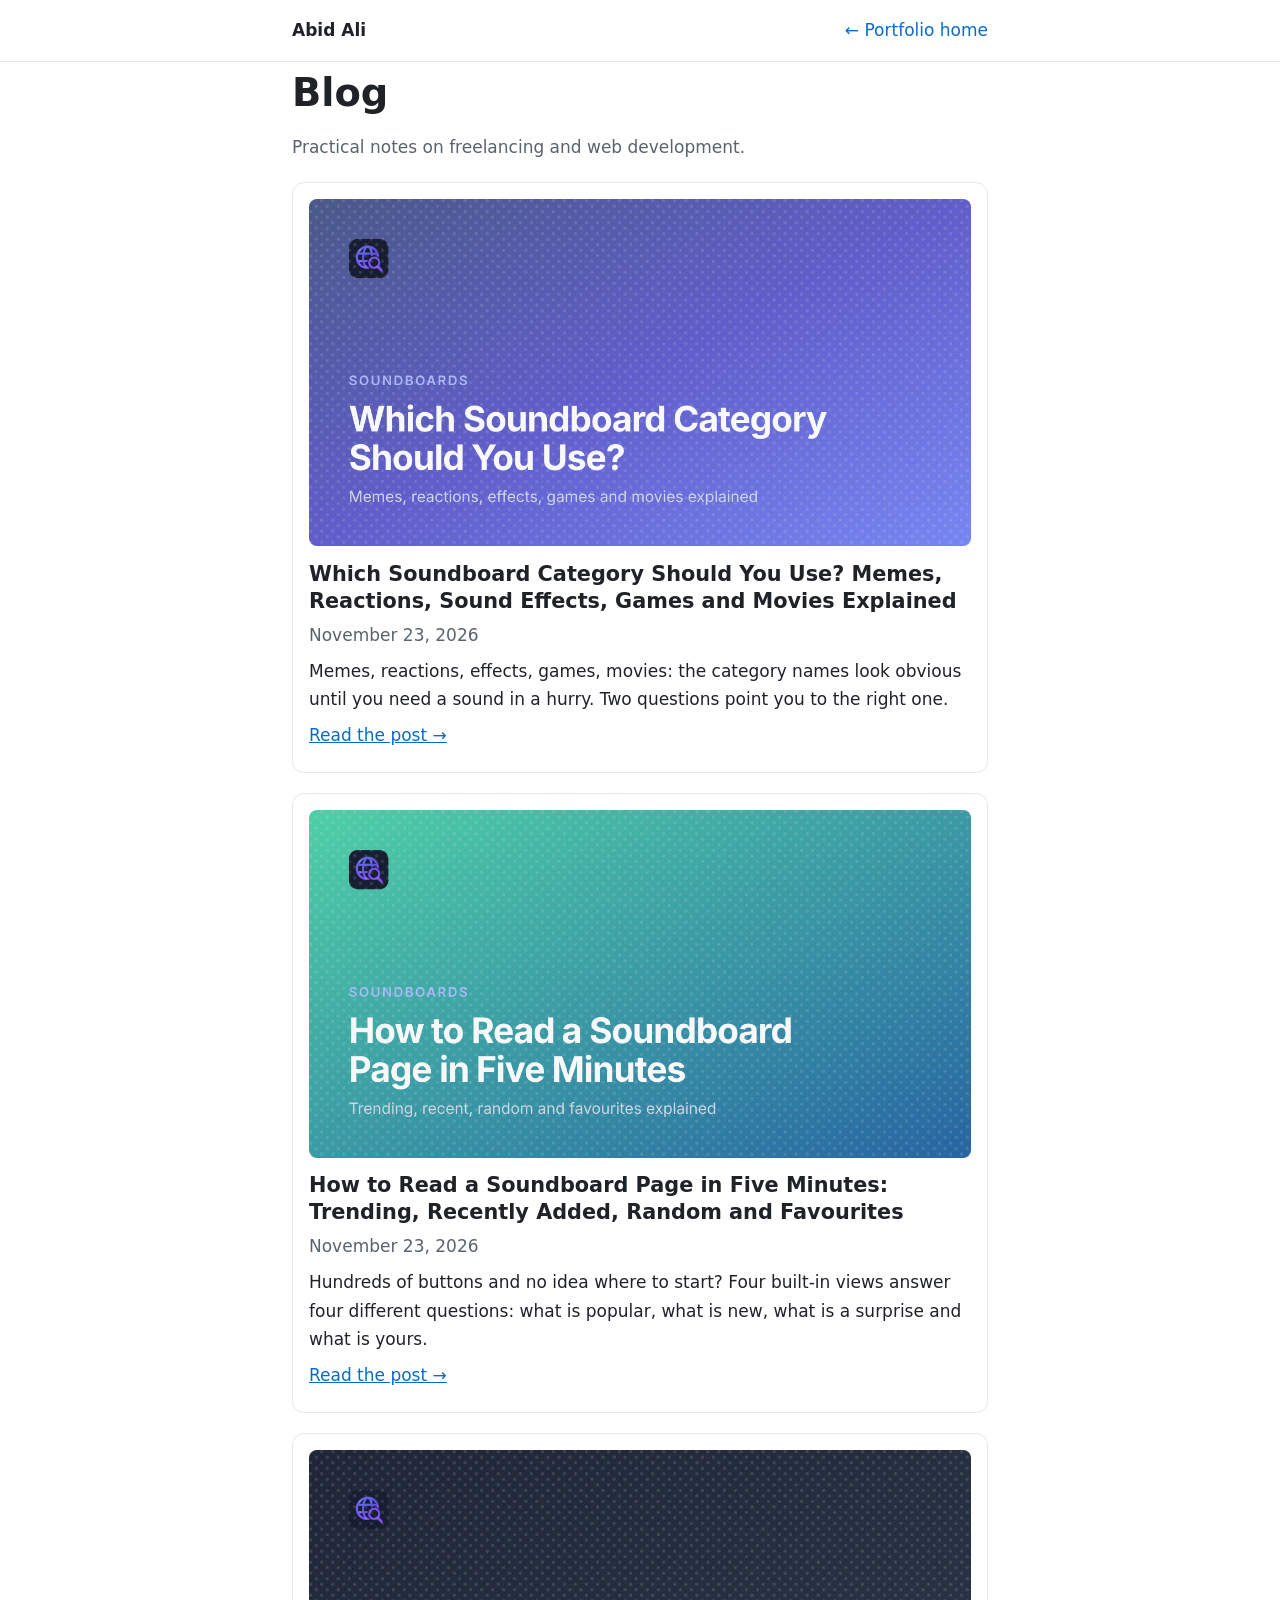
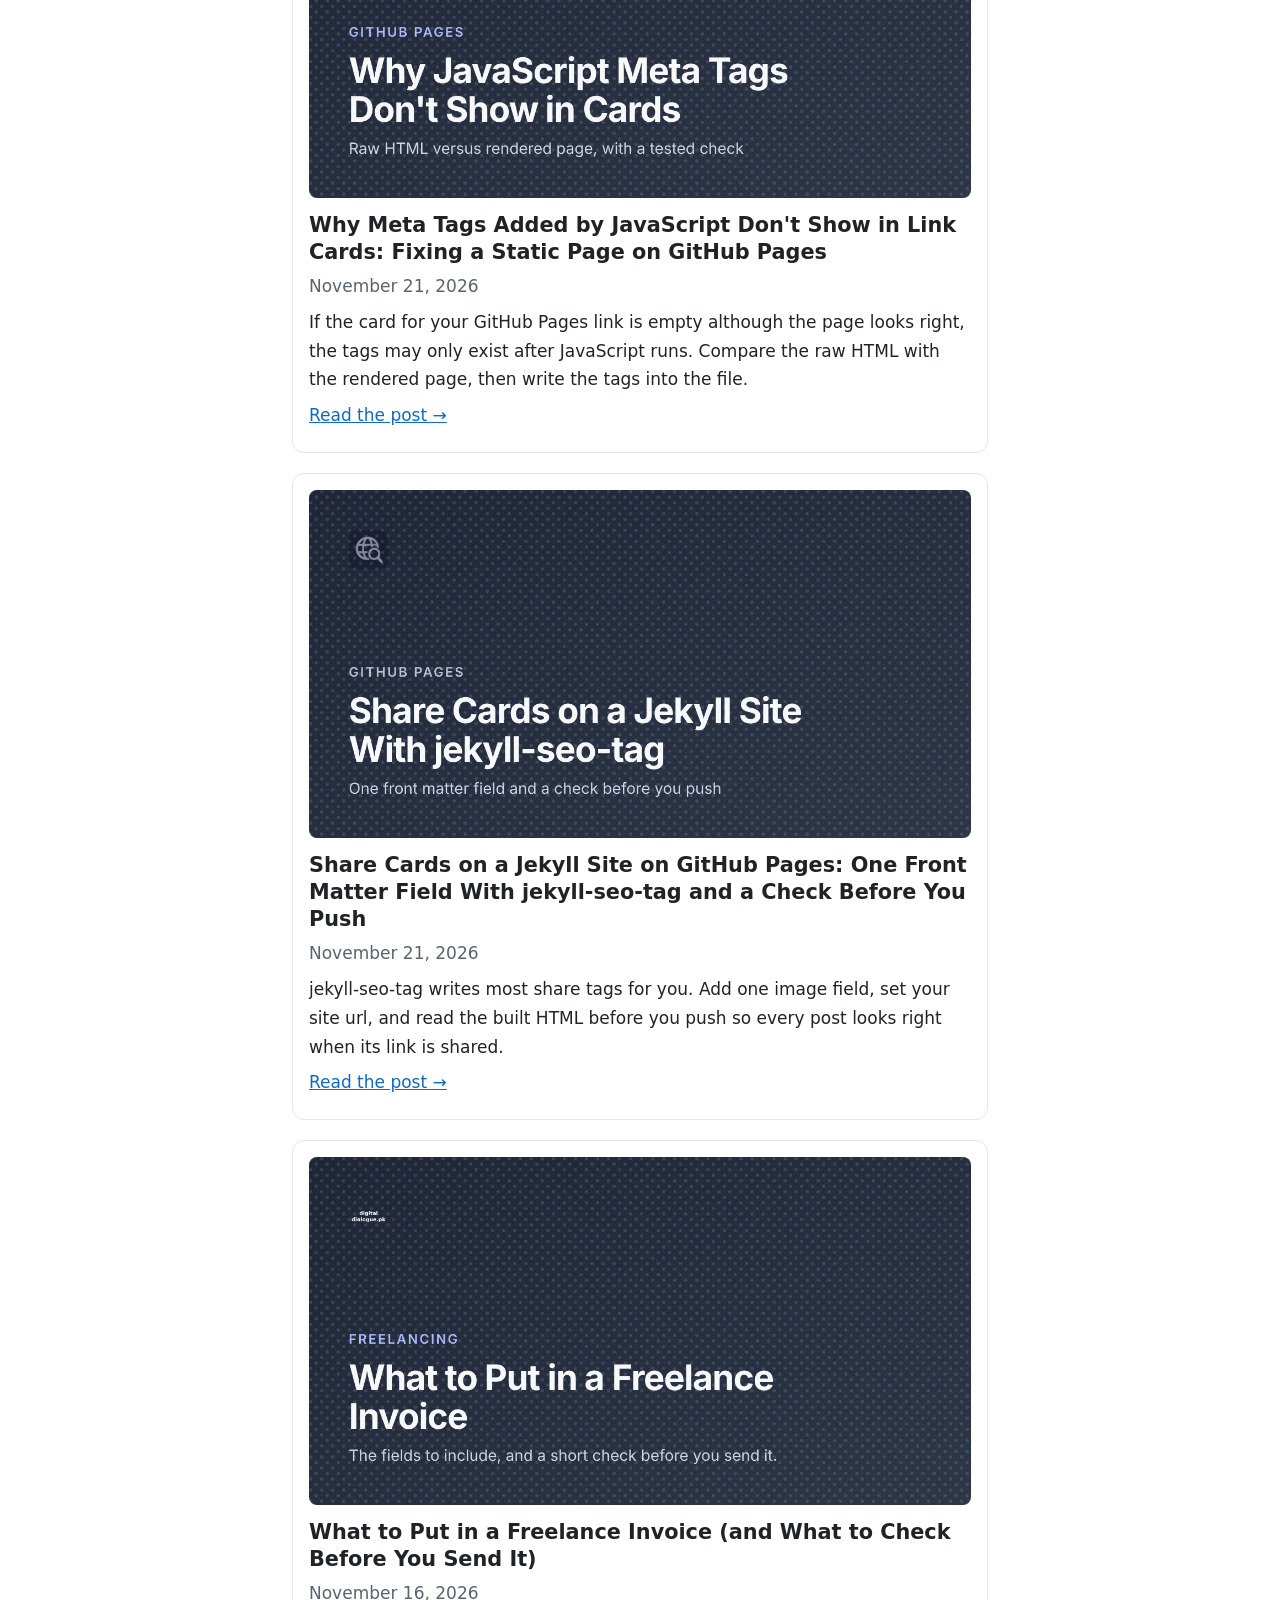
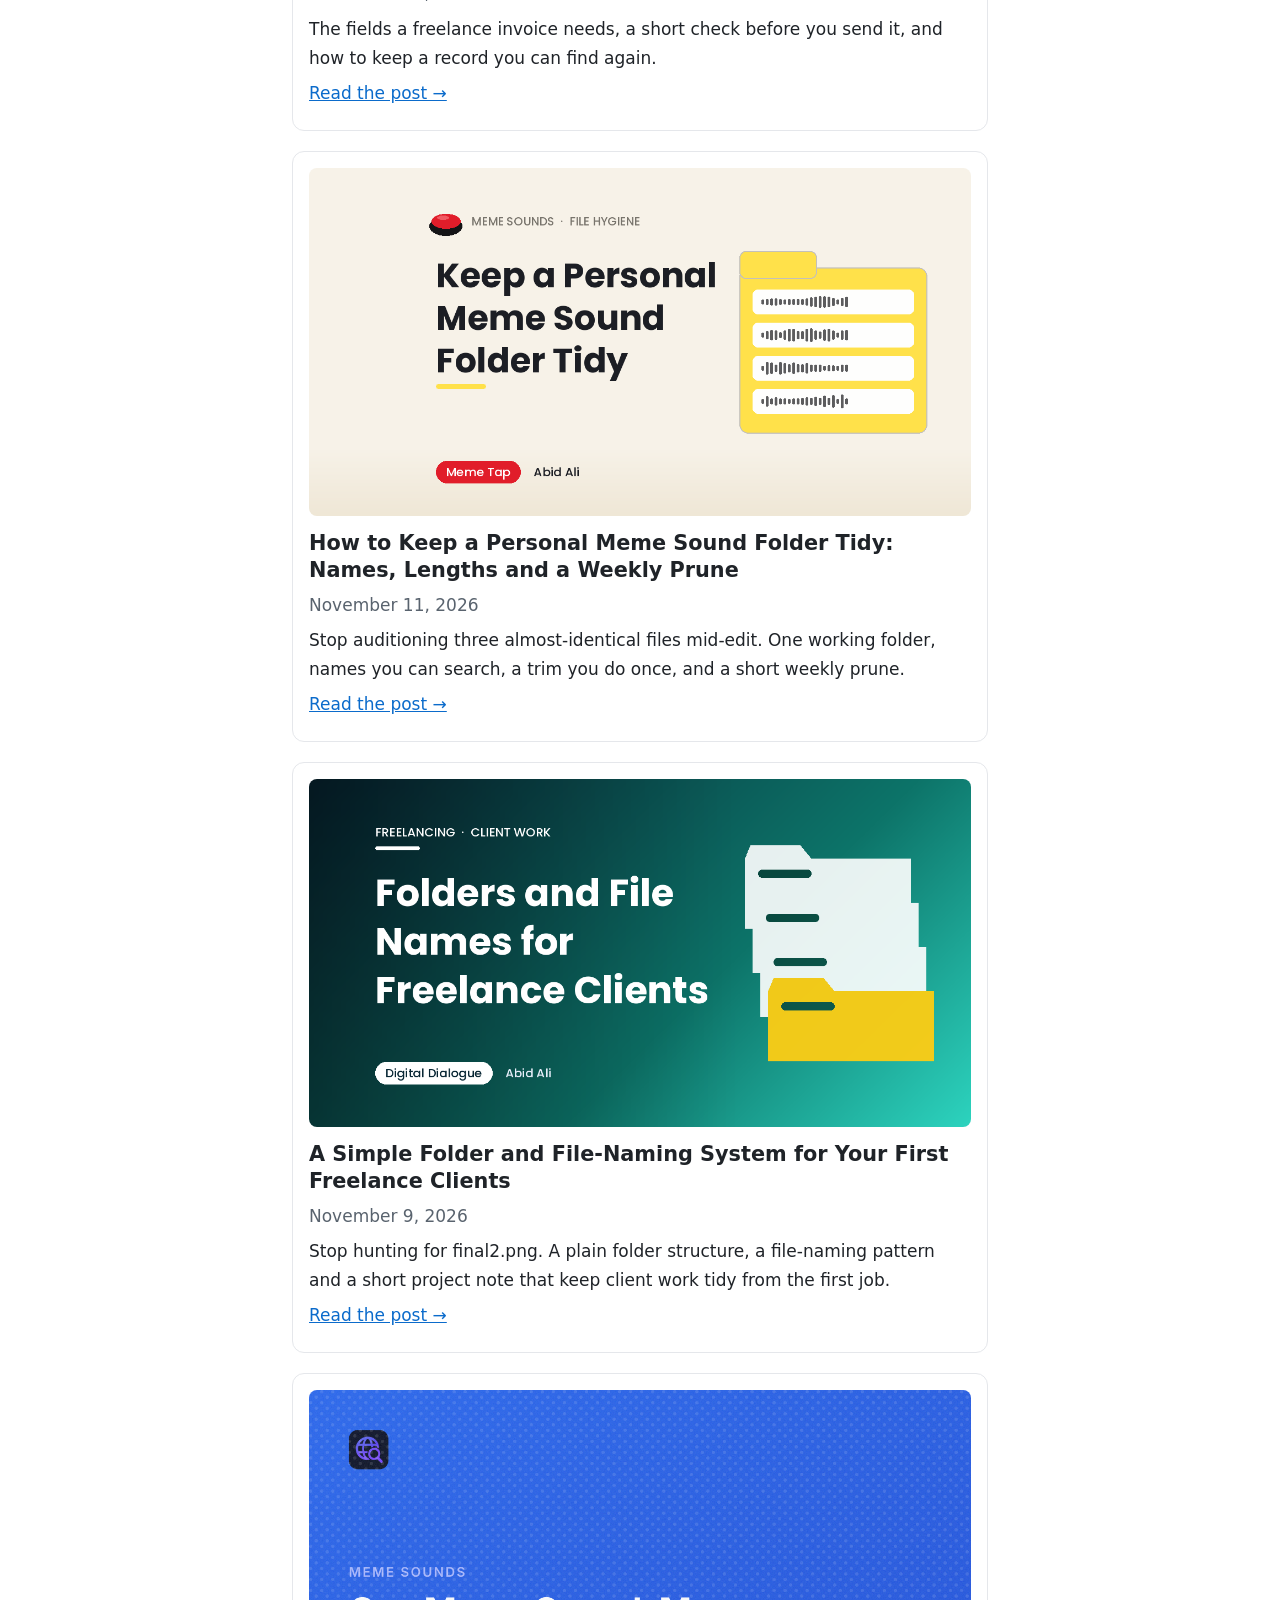
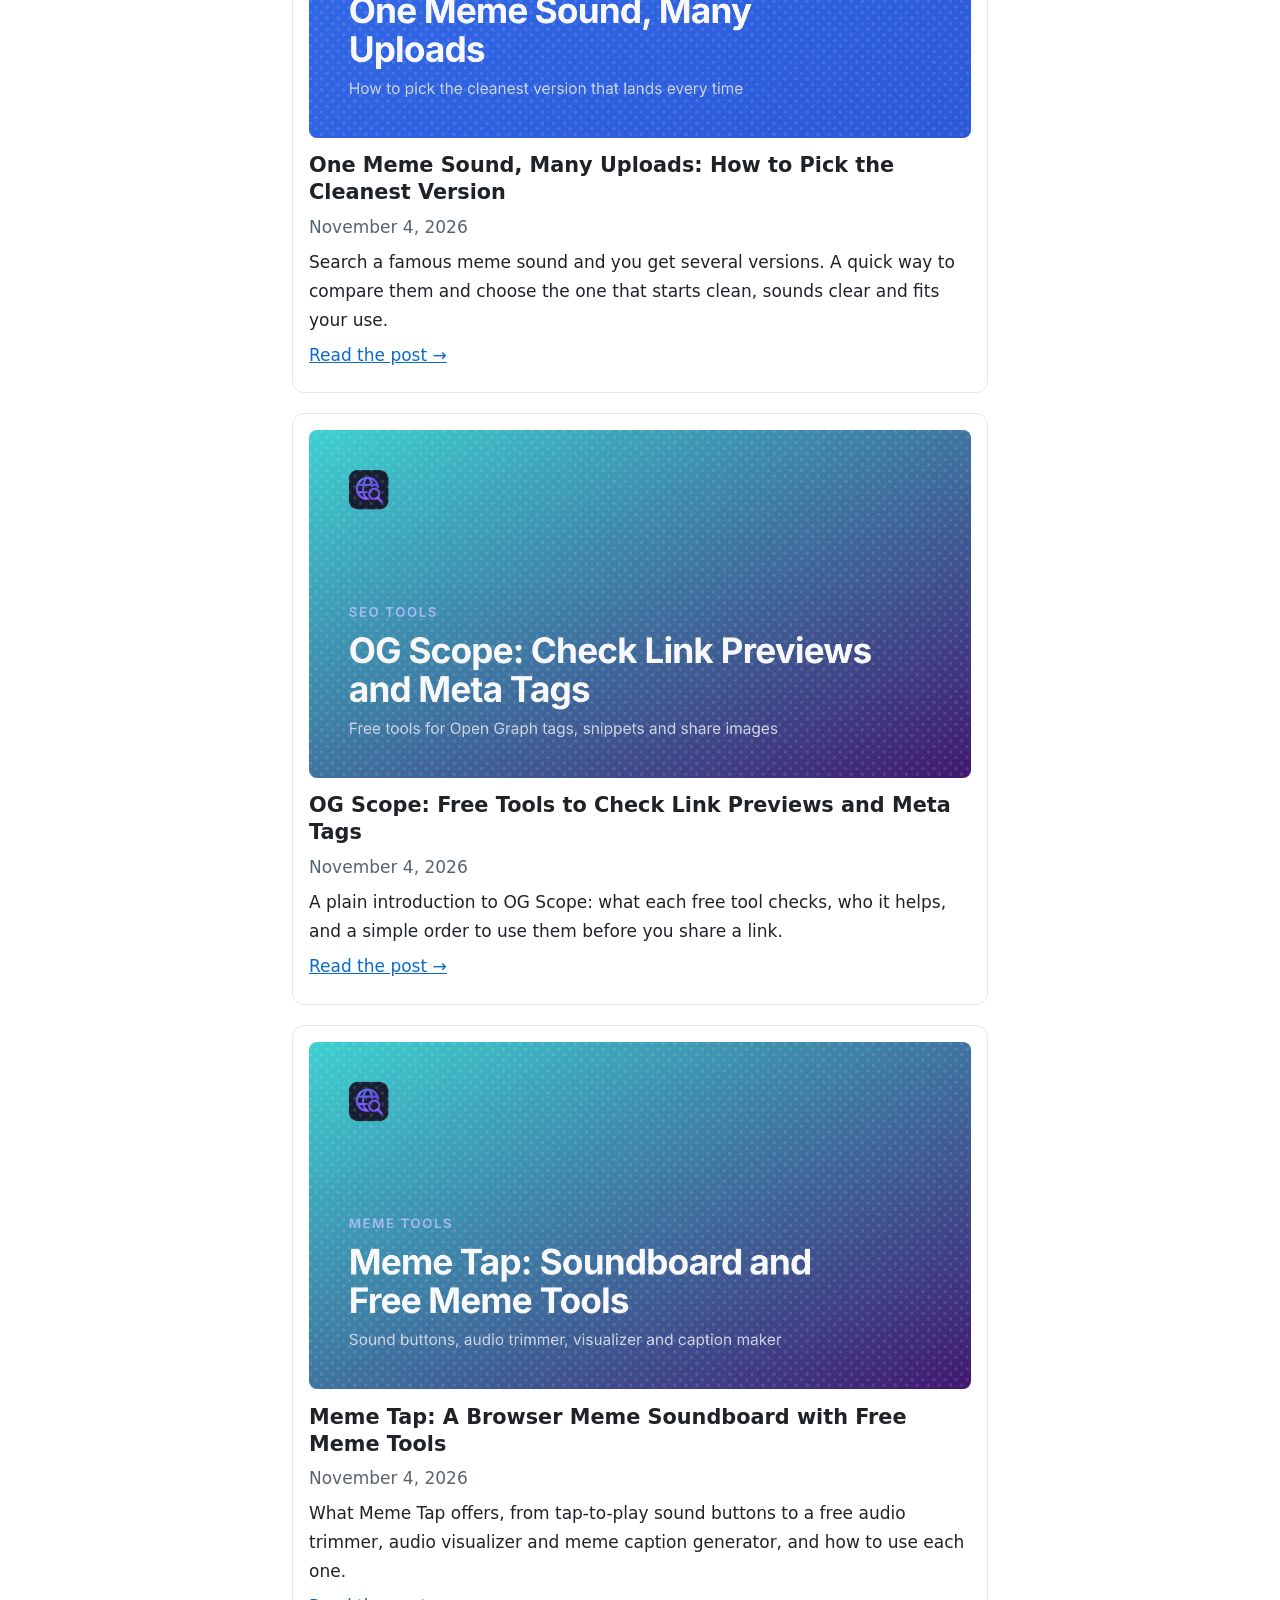
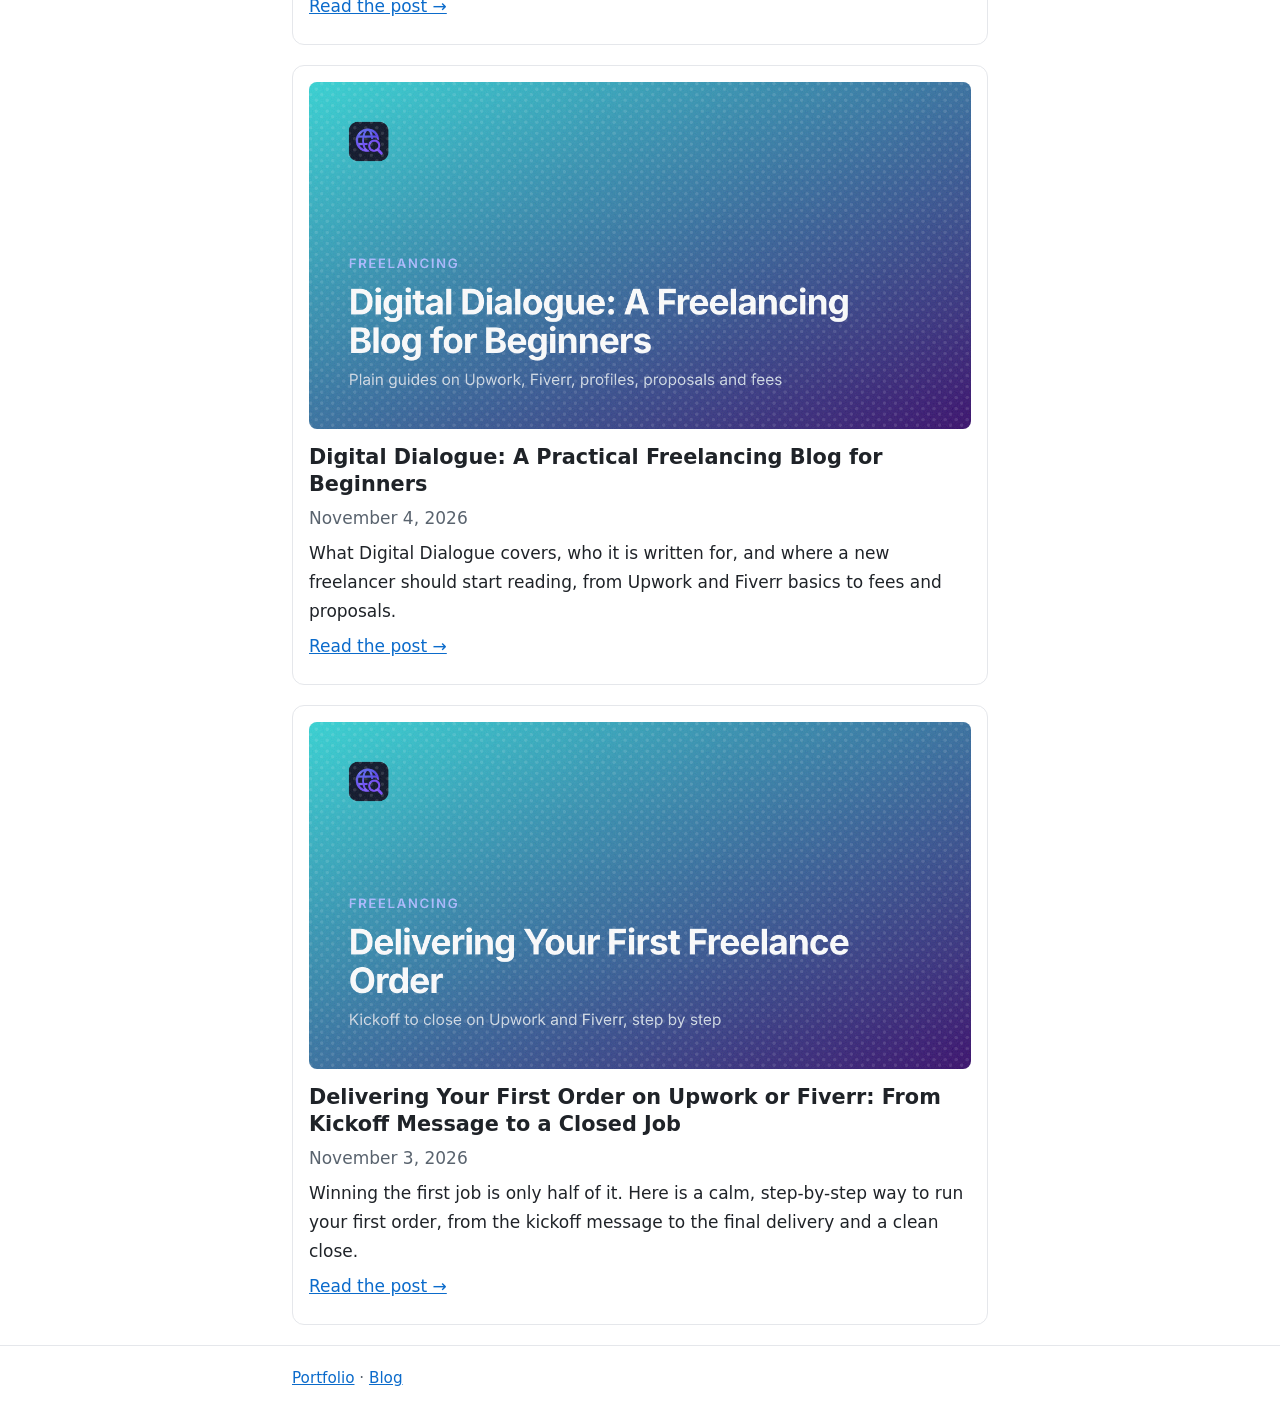
<file: blogs/index.html>
<!DOCTYPE html>
<html lang="en">
<head>
  <meta charset="utf-8">
  <meta name="viewport" content="width=device-width, initial-scale=1">
  <title>Blog | Abid Ali</title>
  <meta name="description" content="Practical notes on freelancing and web development by Abid Ali, freelance full-stack developer.">
  <link rel="canonical" href="https://abidali671.github.io/blogs/">
  <meta property="og:type" content="website">
  <meta property="og:site_name" content="Abid Ali">
  <meta property="og:title" content="Blog | Abid Ali">
  <meta property="og:description" content="Practical notes on freelancing and web development by Abid Ali, freelance full-stack developer.">
  <meta property="og:url" content="https://abidali671.github.io/blogs/">
  <meta property="og:image" content="https://abidali671.github.io/blogs/choose-a-soundboard-category/cover.png">
  <meta name="twitter:card" content="summary_large_image">
  <meta name="twitter:title" content="Blog | Abid Ali">
  <meta name="twitter:description" content="Practical notes on freelancing and web development by Abid Ali, freelance full-stack developer.">
  <meta name="twitter:image" content="https://abidali671.github.io/blogs/choose-a-soundboard-category/cover.png">
  <link rel="stylesheet" href="style.css">
</head>
<body>
  <header class="site-header">
    <nav class="wrap nav"><a class="brand" href="https://www.abid-ali.dev/">Abid Ali</a><a href="https://www.abid-ali.dev/">&larr; Portfolio home</a></nav>
  </header>
  <main class="wrap">
    <h1>Blog</h1>
    <p class="lead">Practical notes on freelancing and web development.</p>
    <ul class="post-list">
      <li class="post-card">
        <a class="card-link" href="/blogs/choose-a-soundboard-category/">
          <img src="choose-a-soundboard-category/cover.png" alt="Which Soundboard Category Should You Use?" width="1200" height="630" loading="lazy">
          <h2>Which Soundboard Category Should You Use? Memes, Reactions, Sound Effects, Games and Movies Explained</h2>
        </a>
        <p class="meta"><time datetime="2026-11-23">November 23, 2026</time></p>
        <p>Memes, reactions, effects, games, movies: the category names look obvious until you need a sound in a hurry. Two questions point you to the right one.</p>
        <p><a href="/blogs/choose-a-soundboard-category/">Read the post &rarr;</a></p>
      </li>
      <li class="post-card">
        <a class="card-link" href="/blogs/read-a-soundboard-page-trending-recent-random-favourites/">
          <img src="read-a-soundboard-page-trending-recent-random-favourites/cover.png" alt="How to Read a Soundboard Page in Five Minutes" width="1200" height="630" loading="lazy">
          <h2>How to Read a Soundboard Page in Five Minutes: Trending, Recently Added, Random and Favourites</h2>
        </a>
        <p class="meta"><time datetime="2026-11-23">November 23, 2026</time></p>
        <p>Hundreds of buttons and no idea where to start? Four built-in views answer four different questions: what is popular, what is new, what is a surprise and what is yours.</p>
        <p><a href="/blogs/read-a-soundboard-page-trending-recent-random-favourites/">Read the post &rarr;</a></p>
      </li>
      <li class="post-card">
        <a class="card-link" href="/blogs/js-meta-tags-link-cards-github-pages/">
          <img src="js-meta-tags-link-cards-github-pages/cover.png" alt="Why JavaScript Meta Tags Don&#x27;t Show in Cards" width="1200" height="630" loading="lazy">
          <h2>Why Meta Tags Added by JavaScript Don&#x27;t Show in Link Cards: Fixing a Static Page on GitHub Pages</h2>
        </a>
        <p class="meta"><time datetime="2026-11-21">November 21, 2026</time></p>
        <p>If the card for your GitHub Pages link is empty although the page looks right, the tags may only exist after JavaScript runs. Compare the raw HTML with the rendered page, then write the tags into the file.</p>
        <p><a href="/blogs/js-meta-tags-link-cards-github-pages/">Read the post &rarr;</a></p>
      </li>
      <li class="post-card">
        <a class="card-link" href="/blogs/jekyll-seo-tag-share-cards-github-pages/">
          <img src="jekyll-seo-tag-share-cards-github-pages/cover.png" alt="Share Cards on a Jekyll Site With jekyll-seo-tag" width="1200" height="630" loading="lazy">
          <h2>Share Cards on a Jekyll Site on GitHub Pages: One Front Matter Field With jekyll-seo-tag and a Check Before You Push</h2>
        </a>
        <p class="meta"><time datetime="2026-11-21">November 21, 2026</time></p>
        <p>jekyll-seo-tag writes most share tags for you. Add one image field, set your site url, and read the built HTML before you push so every post looks right when its link is shared.</p>
        <p><a href="/blogs/jekyll-seo-tag-share-cards-github-pages/">Read the post &rarr;</a></p>
      </li>
      <li class="post-card">
        <a class="card-link" href="/blogs/what-to-put-in-a-freelance-invoice/">
          <img src="what-to-put-in-a-freelance-invoice/cover.png" alt="What to Put in a Freelance Invoice" width="1200" height="630" loading="lazy">
          <h2>What to Put in a Freelance Invoice (and What to Check Before You Send It)</h2>
        </a>
        <p class="meta"><time datetime="2026-11-16">November 16, 2026</time></p>
        <p>The fields a freelance invoice needs, a short check before you send it, and how to keep a record you can find again.</p>
        <p><a href="/blogs/what-to-put-in-a-freelance-invoice/">Read the post &rarr;</a></p>
      </li>
      <li class="post-card">
        <a class="card-link" href="/blogs/keep-a-personal-meme-sound-folder-tidy/">
          <img src="keep-a-personal-meme-sound-folder-tidy/cover.png" alt="Keep a Personal Meme Sound Folder Tidy" width="1200" height="630" loading="lazy">
          <h2>How to Keep a Personal Meme Sound Folder Tidy: Names, Lengths and a Weekly Prune</h2>
        </a>
        <p class="meta"><time datetime="2026-11-11">November 11, 2026</time></p>
        <p>Stop auditioning three almost-identical files mid-edit. One working folder, names you can search, a trim you do once, and a short weekly prune.</p>
        <p><a href="/blogs/keep-a-personal-meme-sound-folder-tidy/">Read the post &rarr;</a></p>
      </li>
      <li class="post-card">
        <a class="card-link" href="/blogs/folder-and-file-naming-for-freelance-clients/">
          <img src="folder-and-file-naming-for-freelance-clients/cover.png" alt="Folders and File Names for Freelance Clients" width="1200" height="630" loading="lazy">
          <h2>A Simple Folder and File-Naming System for Your First Freelance Clients</h2>
        </a>
        <p class="meta"><time datetime="2026-11-09">November 9, 2026</time></p>
        <p>Stop hunting for final2.png. A plain folder structure, a file-naming pattern and a short project note that keep client work tidy from the first job.</p>
        <p><a href="/blogs/folder-and-file-naming-for-freelance-clients/">Read the post &rarr;</a></p>
      </li>
      <li class="post-card">
        <a class="card-link" href="/blogs/pick-the-cleanest-version-of-a-meme-sound/">
          <img src="pick-the-cleanest-version-of-a-meme-sound/cover.png" alt="One Meme Sound, Many Uploads" width="1200" height="630" loading="lazy">
          <h2>One Meme Sound, Many Uploads: How to Pick the Cleanest Version</h2>
        </a>
        <p class="meta"><time datetime="2026-11-04">November 4, 2026</time></p>
        <p>Search a famous meme sound and you get several versions. A quick way to compare them and choose the one that starts clean, sounds clear and fits your use.</p>
        <p><a href="/blogs/pick-the-cleanest-version-of-a-meme-sound/">Read the post &rarr;</a></p>
      </li>
      <li class="post-card">
        <a class="card-link" href="/blogs/og-scope-free-link-preview-and-meta-tag-tools/">
          <img src="og-scope-free-link-preview-and-meta-tag-tools/cover.png" alt="OG Scope: Check Link Previews and Meta Tags" width="1200" height="630" loading="lazy">
          <h2>OG Scope: Free Tools to Check Link Previews and Meta Tags</h2>
        </a>
        <p class="meta"><time datetime="2026-11-04">November 4, 2026</time></p>
        <p>A plain introduction to OG Scope: what each free tool checks, who it helps, and a simple order to use them before you share a link.</p>
        <p><a href="/blogs/og-scope-free-link-preview-and-meta-tag-tools/">Read the post &rarr;</a></p>
      </li>
      <li class="post-card">
        <a class="card-link" href="/blogs/meme-tap-meme-soundboard-and-free-meme-tools/">
          <img src="meme-tap-meme-soundboard-and-free-meme-tools/cover.png" alt="Meme Tap: Soundboard and Free Meme Tools" width="1200" height="630" loading="lazy">
          <h2>Meme Tap: A Browser Meme Soundboard with Free Meme Tools</h2>
        </a>
        <p class="meta"><time datetime="2026-11-04">November 4, 2026</time></p>
        <p>What Meme Tap offers, from tap-to-play sound buttons to a free audio trimmer, audio visualizer and meme caption generator, and how to use each one.</p>
        <p><a href="/blogs/meme-tap-meme-soundboard-and-free-meme-tools/">Read the post &rarr;</a></p>
      </li>
      <li class="post-card">
        <a class="card-link" href="/blogs/digital-dialogue-freelancing-blog-for-beginners/">
          <img src="digital-dialogue-freelancing-blog-for-beginners/cover.png" alt="Digital Dialogue: A Freelancing Blog for Beginners" width="1200" height="630" loading="lazy">
          <h2>Digital Dialogue: A Practical Freelancing Blog for Beginners</h2>
        </a>
        <p class="meta"><time datetime="2026-11-04">November 4, 2026</time></p>
        <p>What Digital Dialogue covers, who it is written for, and where a new freelancer should start reading, from Upwork and Fiverr basics to fees and proposals.</p>
        <p><a href="/blogs/digital-dialogue-freelancing-blog-for-beginners/">Read the post &rarr;</a></p>
      </li>
      <li class="post-card">
        <a class="card-link" href="/blogs/deliver-first-order-upwork-fiverr/">
          <img src="deliver-first-order-upwork-fiverr/cover.png" alt="Delivering Your First Freelance Order" width="1200" height="630" loading="lazy">
          <h2>Delivering Your First Order on Upwork or Fiverr: From Kickoff Message to a Closed Job</h2>
        </a>
        <p class="meta"><time datetime="2026-11-03">November 3, 2026</time></p>
        <p>Winning the first job is only half of it. Here is a calm, step-by-step way to run your first order, from the kickoff message to the final delivery and a clean close.</p>
        <p><a href="/blogs/deliver-first-order-upwork-fiverr/">Read the post &rarr;</a></p>
      </li>
    </ul>
  </main>
  <footer class="site-footer"><div class="wrap"><a href="https://www.abid-ali.dev/">Portfolio</a> &middot; <a href="/blogs/">Blog</a></div></footer>
</body>
</html>
</file>
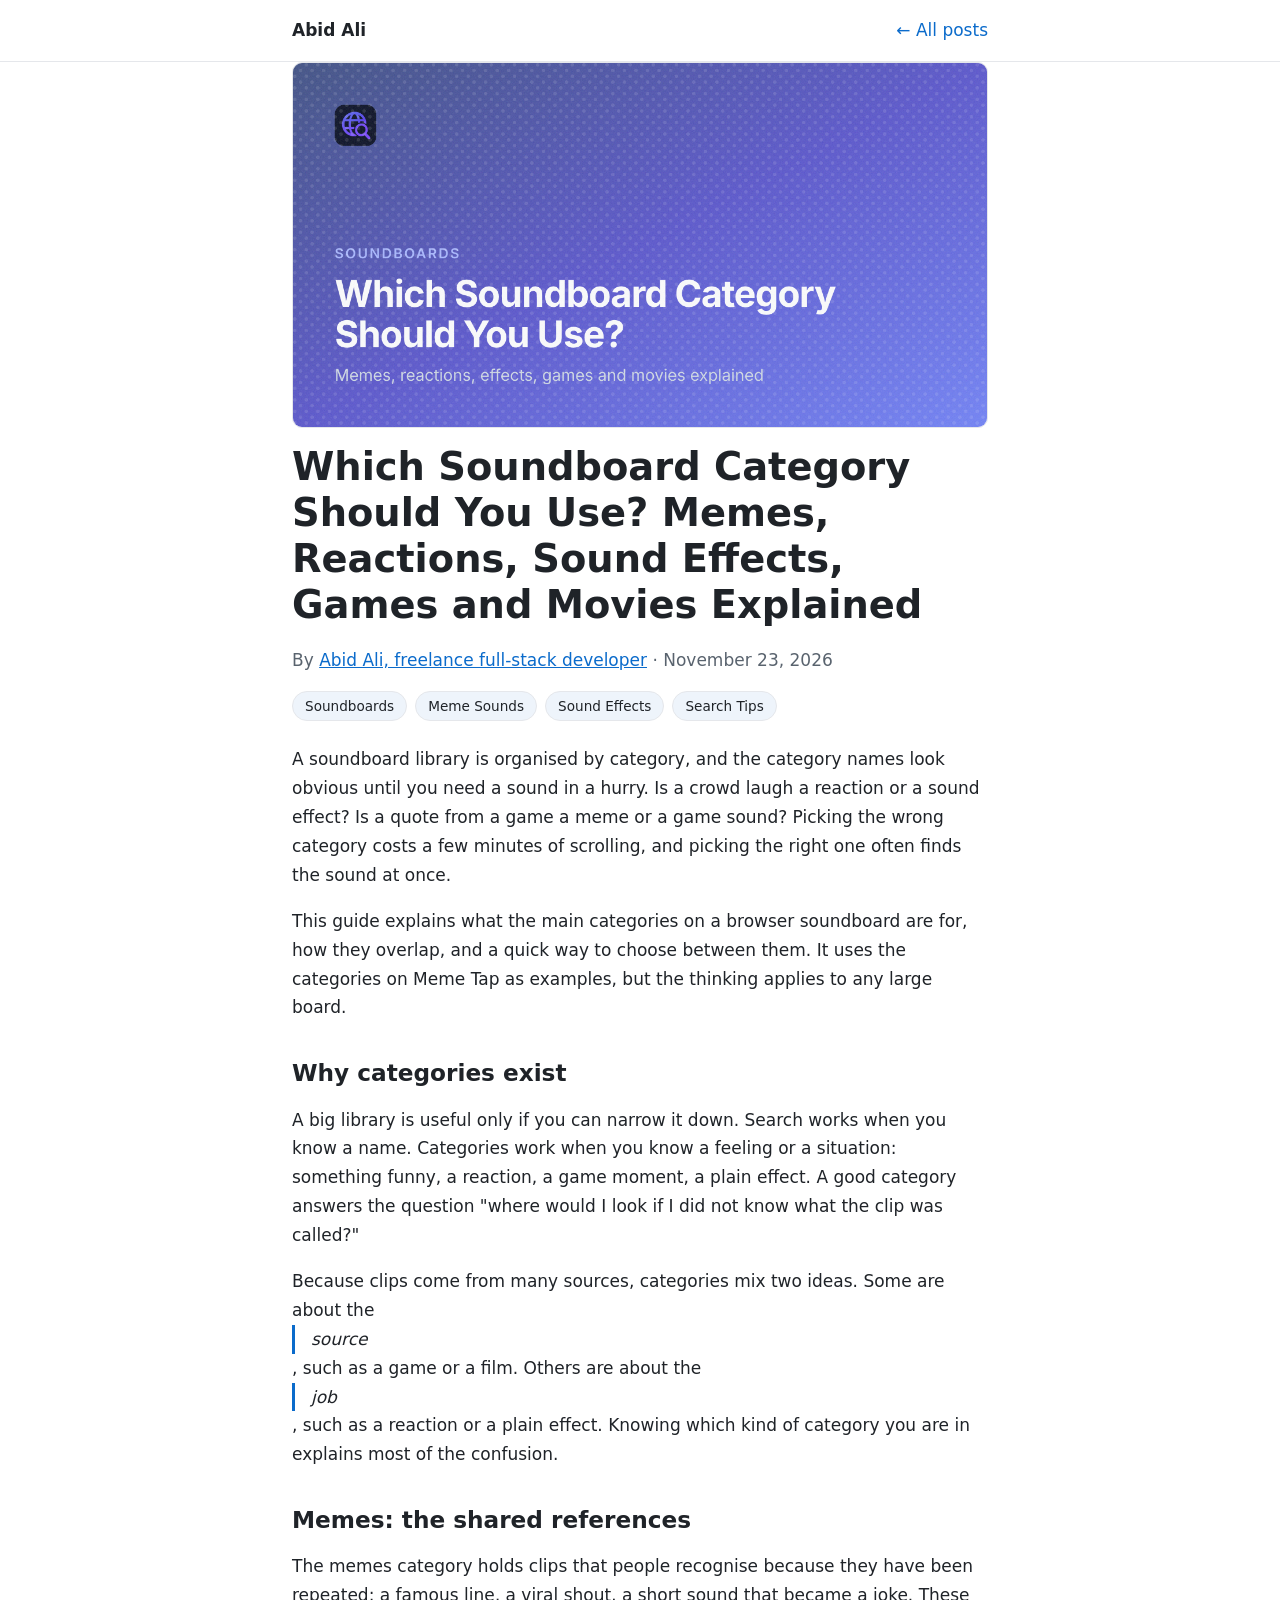
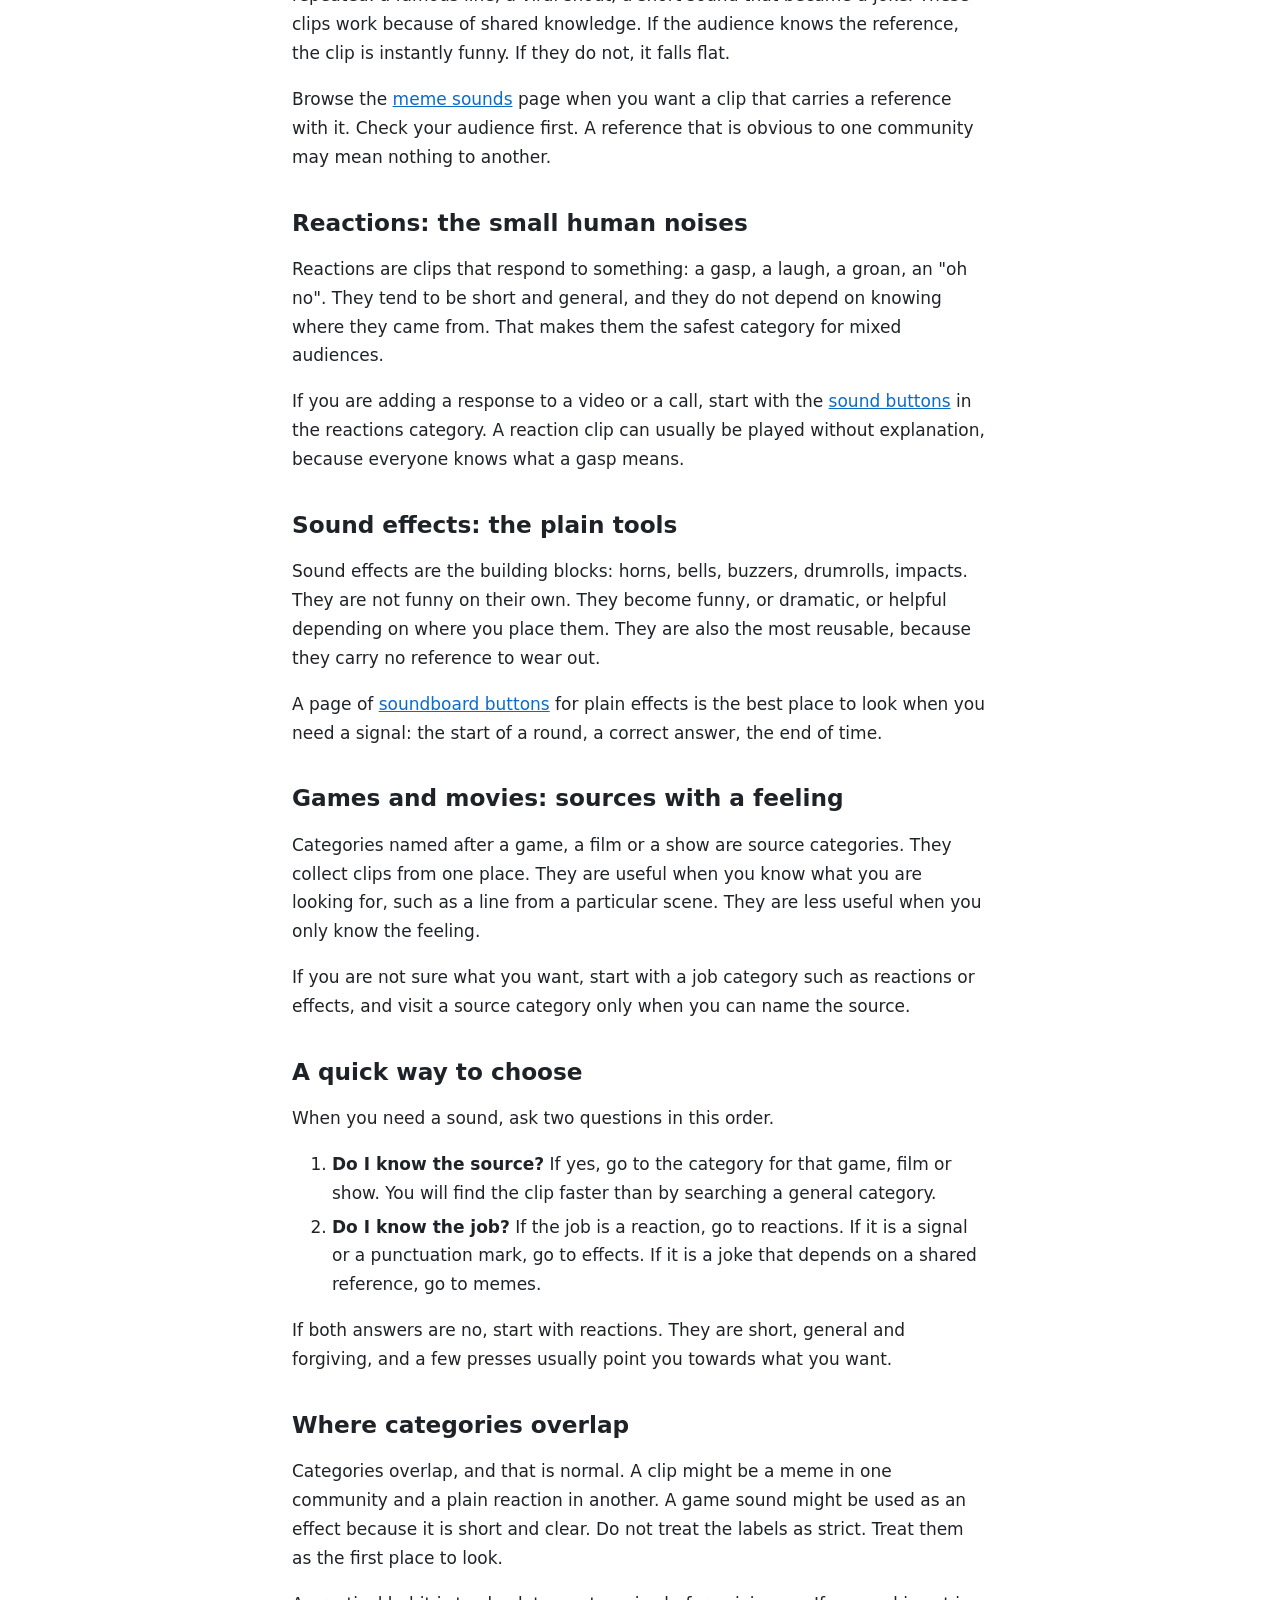
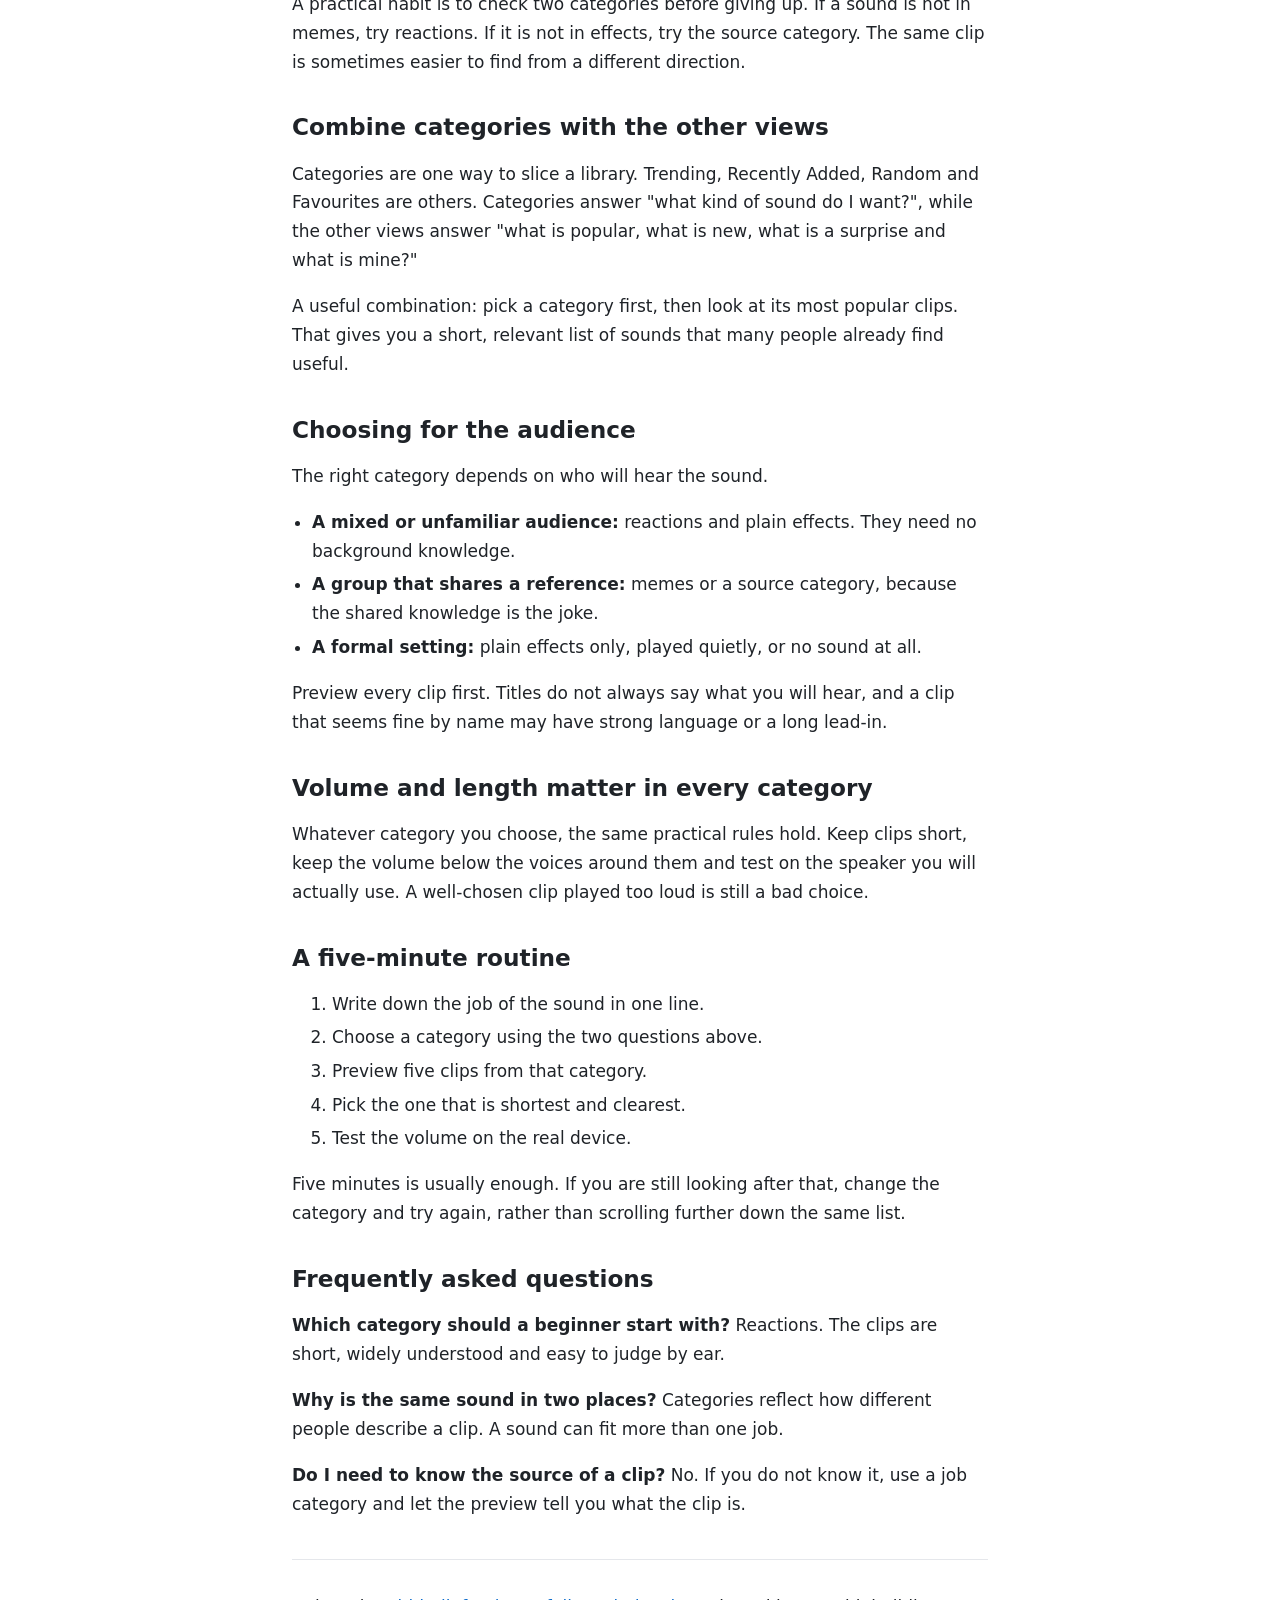
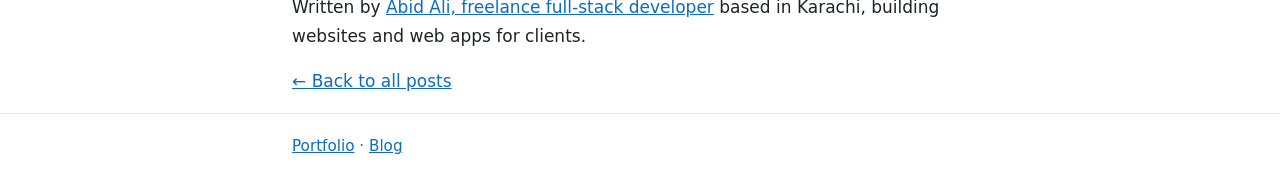
<file: blogs/choose-a-soundboard-category/index.html>
<!DOCTYPE html>
<html lang="en">
<head>
  <meta charset="utf-8">
  <meta name="viewport" content="width=device-width, initial-scale=1">
  <title>Which Soundboard Category Should You Use? Memes, Reactions, Sound Effects, Games and Movies Explained | Abid Ali</title>
  <meta name="description" content="Soundboard categories mix a clip&#x27;s source with its job. How memes, reactions, effects and games differ, and two questions that pick one fast.">
  <meta name="author" content="Abid Ali">
  <link rel="canonical" href="https://abidali671.github.io/blogs/choose-a-soundboard-category/">
  <meta property="og:type" content="article">
  <meta property="og:site_name" content="Abid Ali">
  <meta property="og:locale" content="en_US">
  <meta property="og:title" content="Which Soundboard Category Should You Use? Memes, Reactions, Sound Effects, Games and Movies Explained">
  <meta property="og:description" content="Soundboard categories mix a clip&#x27;s source with its job. How memes, reactions, effects and games differ, and two questions that pick one fast.">
  <meta property="og:url" content="https://abidali671.github.io/blogs/choose-a-soundboard-category/">
  <meta property="og:image" content="https://abidali671.github.io/blogs/choose-a-soundboard-category/cover.png">
  <meta property="og:image:width" content="1200">
  <meta property="og:image:height" content="630">
  <meta property="og:image:alt" content="Which Soundboard Category Should You Use?">
  <meta property="article:published_time" content="2026-11-23">
  <meta property="article:author" content="https://www.abid-ali.dev/">
  <meta property="article:tag" content="Soundboards">
  <meta property="article:tag" content="Meme Sounds">
  <meta property="article:tag" content="Sound Effects">
  <meta property="article:tag" content="Search Tips">
  <meta name="twitter:card" content="summary_large_image">
  <meta name="twitter:title" content="Which Soundboard Category Should You Use? Memes, Reactions, Sound Effects, Games and Movies Explained">
  <meta name="twitter:description" content="Soundboard categories mix a clip&#x27;s source with its job. How memes, reactions, effects and games differ, and two questions that pick one fast.">
  <meta name="twitter:image" content="https://abidali671.github.io/blogs/choose-a-soundboard-category/cover.png">
  <meta name="twitter:image:alt" content="Which Soundboard Category Should You Use?">
  <link rel="stylesheet" href="../style.css">
  <script type="application/ld+json">
{
  "@context": "https://schema.org",
  "@type": "BlogPosting",
  "headline": "Which Soundboard Category Should You Use? Memes, Reactions, Sound Effects, Games and Movies Explained",
  "description": "Soundboard categories mix a clip's source with its job. How memes, reactions, effects and games differ, and two questions that pick one fast.",
  "image": "https://abidali671.github.io/blogs/choose-a-soundboard-category/cover.png",
  "datePublished": "2026-11-23",
  "dateModified": "2026-11-23",
  "inLanguage": "en",
  "mainEntityOfPage": {
    "@type": "WebPage",
    "@id": "https://abidali671.github.io/blogs/choose-a-soundboard-category/"
  },
  "url": "https://abidali671.github.io/blogs/choose-a-soundboard-category/",
  "keywords": "Soundboards, Meme Sounds, Sound Effects, Search Tips",
  "wordCount": 1122,
  "author": {
    "@type": "Person",
    "name": "Abid Ali",
    "url": "https://www.abid-ali.dev/"
  },
  "publisher": {
    "@type": "Person",
    "name": "Abid Ali",
    "url": "https://www.abid-ali.dev/"
  }
}
  </script>
</head>
<body>
  <header class="site-header">
    <nav class="wrap nav"><a class="brand" href="https://www.abid-ali.dev/">Abid Ali</a><a href="/blogs/">&larr; All posts</a></nav>
  </header>
  <main class="wrap">
    <article class="post">
      <img class="cover" src="./cover.png" alt="Which Soundboard Category Should You Use?" width="1200" height="630">
      <h1>Which Soundboard Category Should You Use? Memes, Reactions, Sound Effects, Games and Movies Explained</h1>
      <p class="byline">By <a href="https://www.abid-ali.dev/">Abid Ali, freelance full-stack developer</a> &middot; <time datetime="2026-11-23">November 23, 2026</time></p>
      <ul class="tags" aria-label="Tags">
      <li class="tag">Soundboards</li>
      <li class="tag">Meme Sounds</li>
      <li class="tag">Sound Effects</li>
      <li class="tag">Search Tips</li>
      </ul>
      <div class="content">
<p>A soundboard library is organised by category, and the category names look obvious until you need a sound in a hurry. Is a crowd laugh a reaction or a sound effect? Is a quote from a game a meme or a game sound? Picking the wrong category costs a few minutes of scrolling, and picking the right one often finds the sound at once.</p>

<p>This guide explains what the main categories on a browser soundboard are for, how they overlap, and a quick way to choose between them. It uses the categories on Meme Tap as examples, but the thinking applies to any large board.</p>

<h2>Why categories exist</h2>

<p>A big library is useful only if you can narrow it down. Search works when you know a name. Categories work when you know a feeling or a situation: something funny, a reaction, a game moment, a plain effect. A good category answers the question "where would I look if I did not know what the clip was called?"</p>

<p>Because clips come from many sources, categories mix two ideas. Some are about the <em>source</em>, such as a game or a film. Others are about the <em>job</em>, such as a reaction or a plain effect. Knowing which kind of category you are in explains most of the confusion.</p>

<h2>Memes: the shared references</h2>

<p>The memes category holds clips that people recognise because they have been repeated: a famous line, a viral shout, a short sound that became a joke. These clips work because of shared knowledge. If the audience knows the reference, the clip is instantly funny. If they do not, it falls flat.</p>

<p>Browse the <a href="https://www.memetap.pk/soundboards/memes" target="_blank" rel="noopener">meme sounds</a> page when you want a clip that carries a reference with it. Check your audience first. A reference that is obvious to one community may mean nothing to another.</p>

<h2>Reactions: the small human noises</h2>

<p>Reactions are clips that respond to something: a gasp, a laugh, a groan, an "oh no". They tend to be short and general, and they do not depend on knowing where they came from. That makes them the safest category for mixed audiences.</p>

<p>If you are adding a response to a video or a call, start with the <a href="https://www.memetap.pk/soundboards/reactions" target="_blank" rel="noopener">sound buttons</a> in the reactions category. A reaction clip can usually be played without explanation, because everyone knows what a gasp means.</p>

<h2>Sound effects: the plain tools</h2>

<p>Sound effects are the building blocks: horns, bells, buzzers, drumrolls, impacts. They are not funny on their own. They become funny, or dramatic, or helpful depending on where you place them. They are also the most reusable, because they carry no reference to wear out.</p>

<p>A page of <a href="https://www.memetap.pk/soundboards/sound-effects" target="_blank" rel="noopener">soundboard buttons</a> for plain effects is the best place to look when you need a signal: the start of a round, a correct answer, the end of time.</p>

<h2>Games and movies: sources with a feeling</h2>

<p>Categories named after a game, a film or a show are source categories. They collect clips from one place. They are useful when you know what you are looking for, such as a line from a particular scene. They are less useful when you only know the feeling.</p>

<p>If you are not sure what you want, start with a job category such as reactions or effects, and visit a source category only when you can name the source.</p>

<h2>A quick way to choose</h2>

<p>When you need a sound, ask two questions in this order.</p>

<ol>
<li><strong>Do I know the source?</strong> If yes, go to the category for that game, film or show. You will find the clip faster than by searching a general category.</li>
<li><strong>Do I know the job?</strong> If the job is a reaction, go to reactions. If it is a signal or a punctuation mark, go to effects. If it is a joke that depends on a shared reference, go to memes.</li>
</ol>

<p>If both answers are no, start with reactions. They are short, general and forgiving, and a few presses usually point you towards what you want.</p>

<h2>Where categories overlap</h2>

<p>Categories overlap, and that is normal. A clip might be a meme in one community and a plain reaction in another. A game sound might be used as an effect because it is short and clear. Do not treat the labels as strict. Treat them as the first place to look.</p>

<p>A practical habit is to check two categories before giving up. If a sound is not in memes, try reactions. If it is not in effects, try the source category. The same clip is sometimes easier to find from a different direction.</p>

<h2>Combine categories with the other views</h2>

<p>Categories are one way to slice a library. Trending, Recently Added, Random and Favourites are others. Categories answer "what kind of sound do I want?", while the other views answer "what is popular, what is new, what is a surprise and what is mine?"</p>

<p>A useful combination: pick a category first, then look at its most popular clips. That gives you a short, relevant list of sounds that many people already find useful.</p>

<h2>Choosing for the audience</h2>

<p>The right category depends on who will hear the sound.</p>

<ul>
<li><strong>A mixed or unfamiliar audience:</strong> reactions and plain effects. They need no background knowledge.</li>
<li><strong>A group that shares a reference:</strong> memes or a source category, because the shared knowledge is the joke.</li>
<li><strong>A formal setting:</strong> plain effects only, played quietly, or no sound at all.</li>
</ul>

<p>Preview every clip first. Titles do not always say what you will hear, and a clip that seems fine by name may have strong language or a long lead-in.</p>

<h2>Volume and length matter in every category</h2>

<p>Whatever category you choose, the same practical rules hold. Keep clips short, keep the volume below the voices around them and test on the speaker you will actually use. A well-chosen clip played too loud is still a bad choice.</p>

<h2>A five-minute routine</h2>

<ol>
<li>Write down the job of the sound in one line.</li>
<li>Choose a category using the two questions above.</li>
<li>Preview five clips from that category.</li>
<li>Pick the one that is shortest and clearest.</li>
<li>Test the volume on the real device.</li>
</ol>

<p>Five minutes is usually enough. If you are still looking after that, change the category and try again, rather than scrolling further down the same list.</p>

<h2>Frequently asked questions</h2>

<p><strong>Which category should a beginner start with?</strong> Reactions. The clips are short, widely understood and easy to judge by ear.</p>

<p><strong>Why is the same sound in two places?</strong> Categories reflect how different people describe a clip. A sound can fit more than one job.</p>

<p><strong>Do I need to know the source of a clip?</strong> No. If you do not know it, use a job category and let the preview tell you what the clip is.</p>
      </div>
      <footer class="post-footer">
        <p class="author-note">Written by <a href="https://www.abid-ali.dev/">Abid Ali, freelance full-stack developer</a> based in Karachi, building websites and web apps for clients.</p>
        <p><a href="/blogs/">&larr; Back to all posts</a></p>
      </footer>
    </article>
  </main>
  <footer class="site-footer"><div class="wrap"><a href="https://www.abid-ali.dev/">Portfolio</a> &middot; <a href="/blogs/">Blog</a></div></footer>
</body>
</html>
</file>
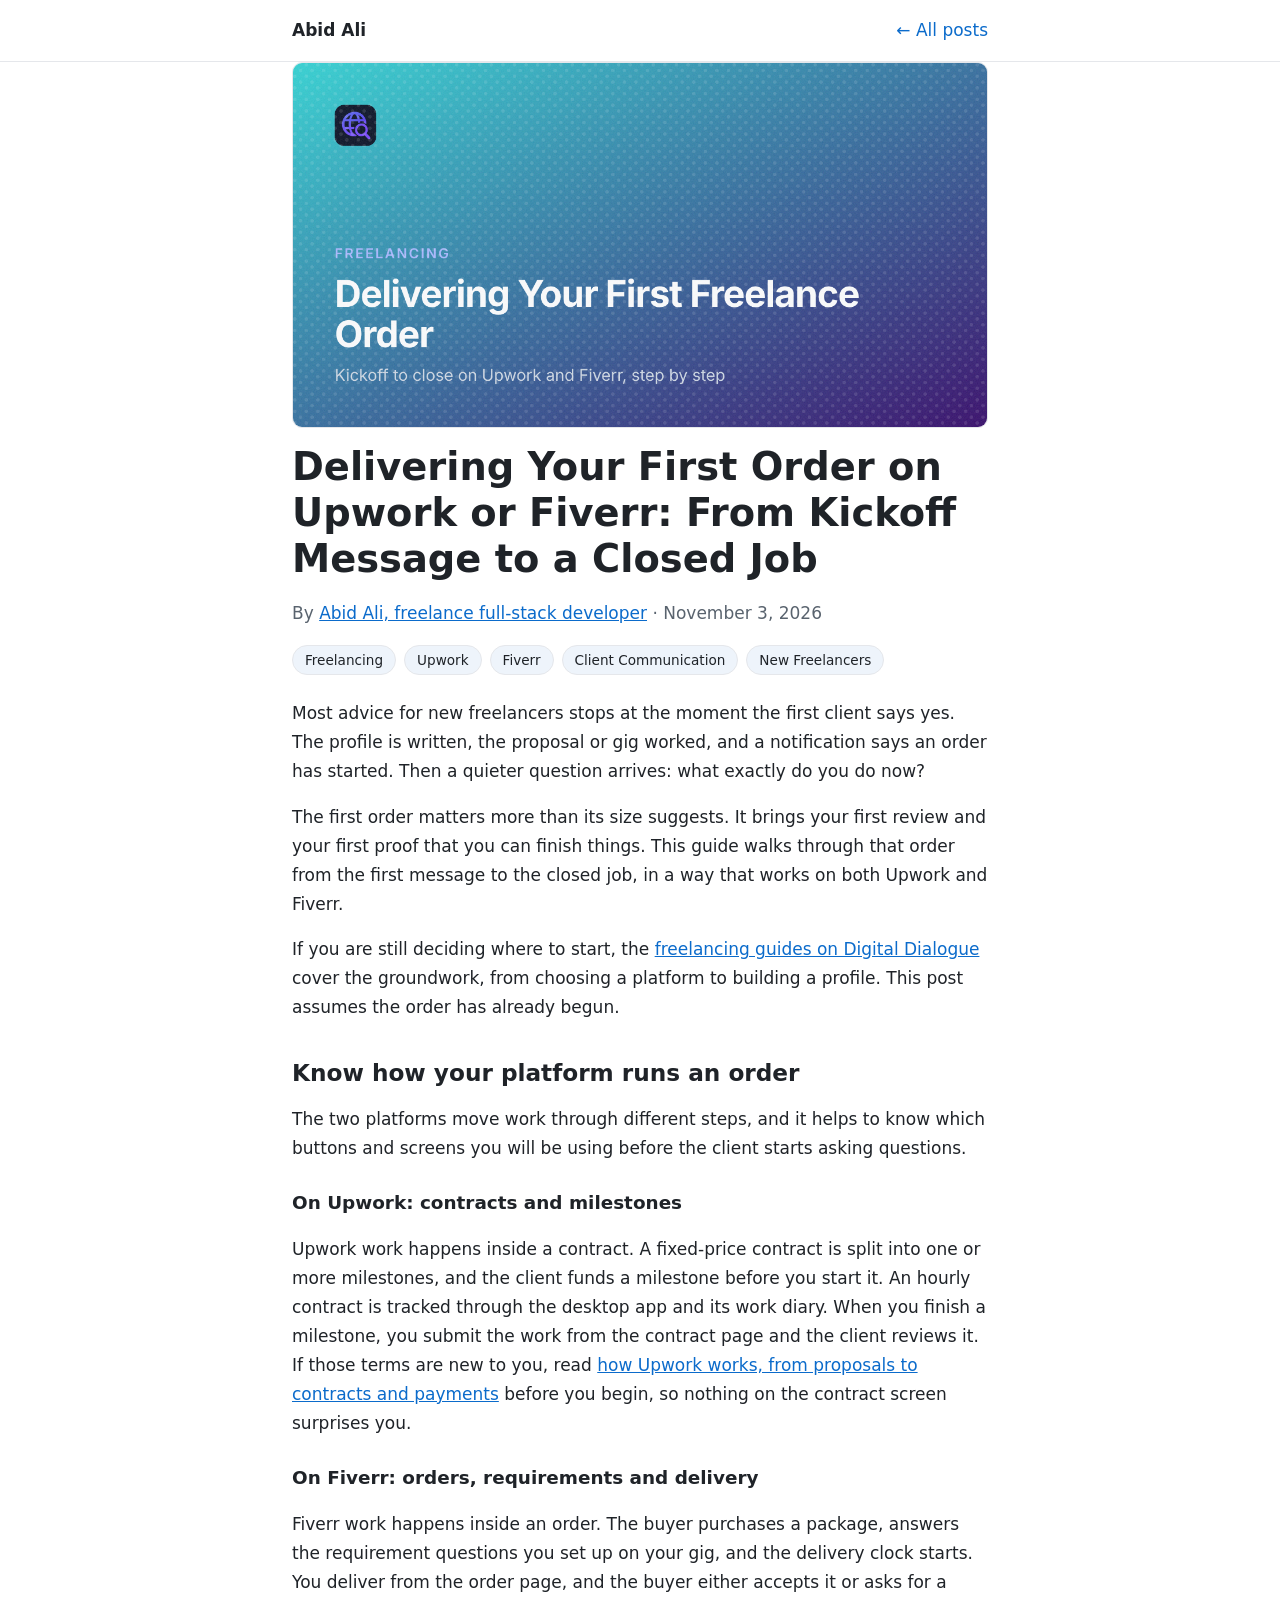
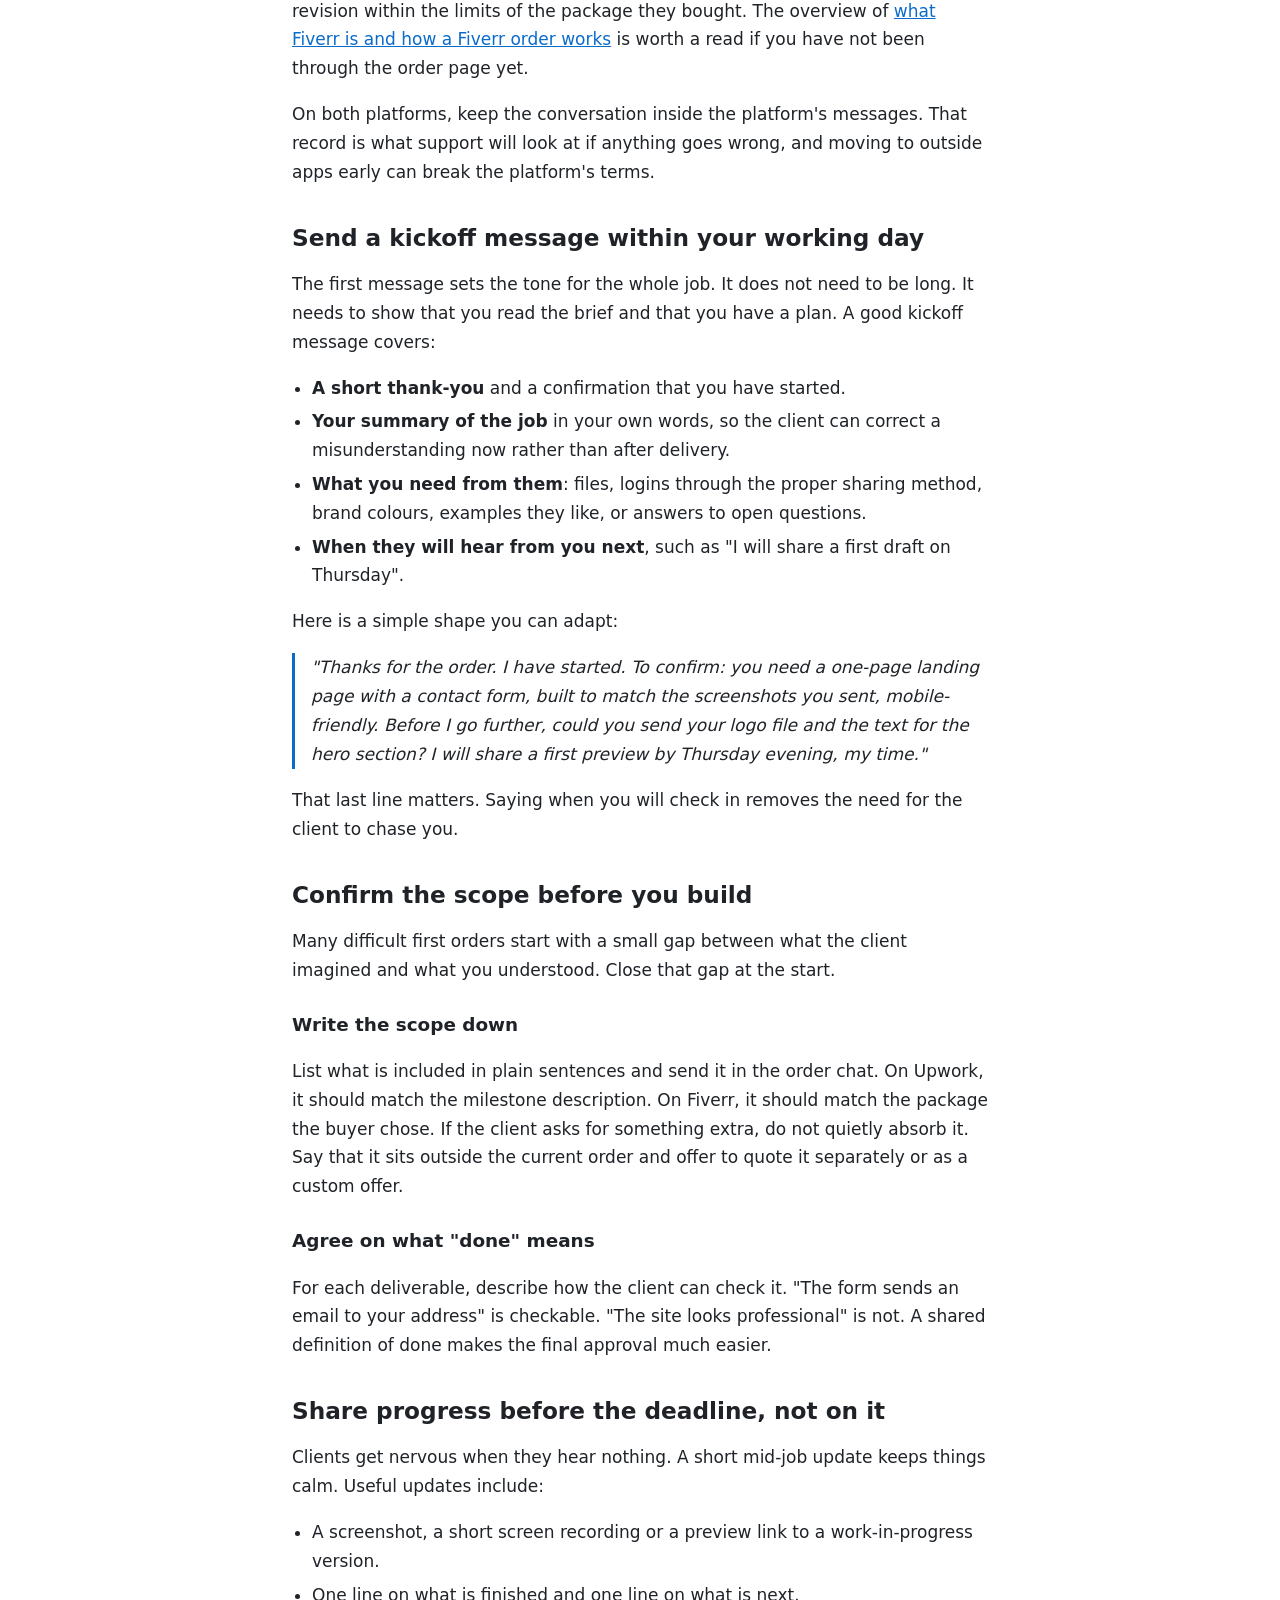
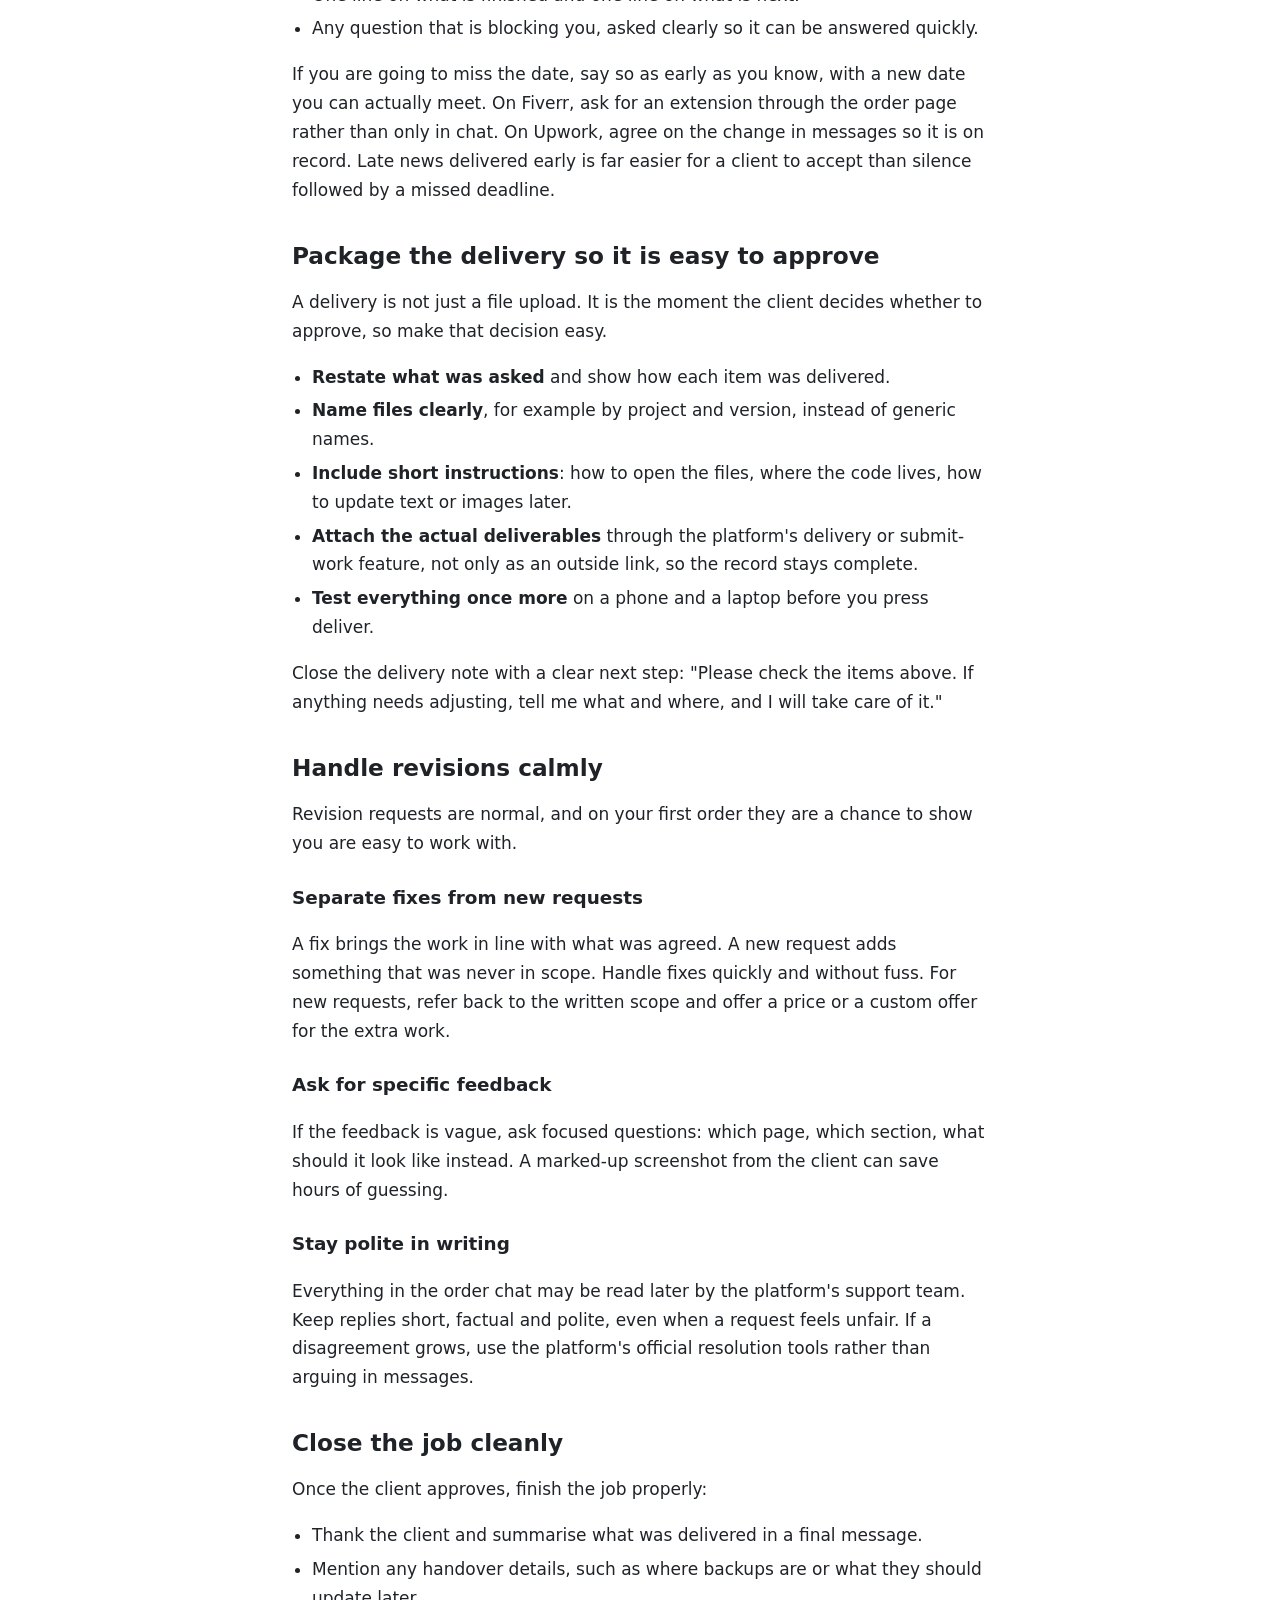
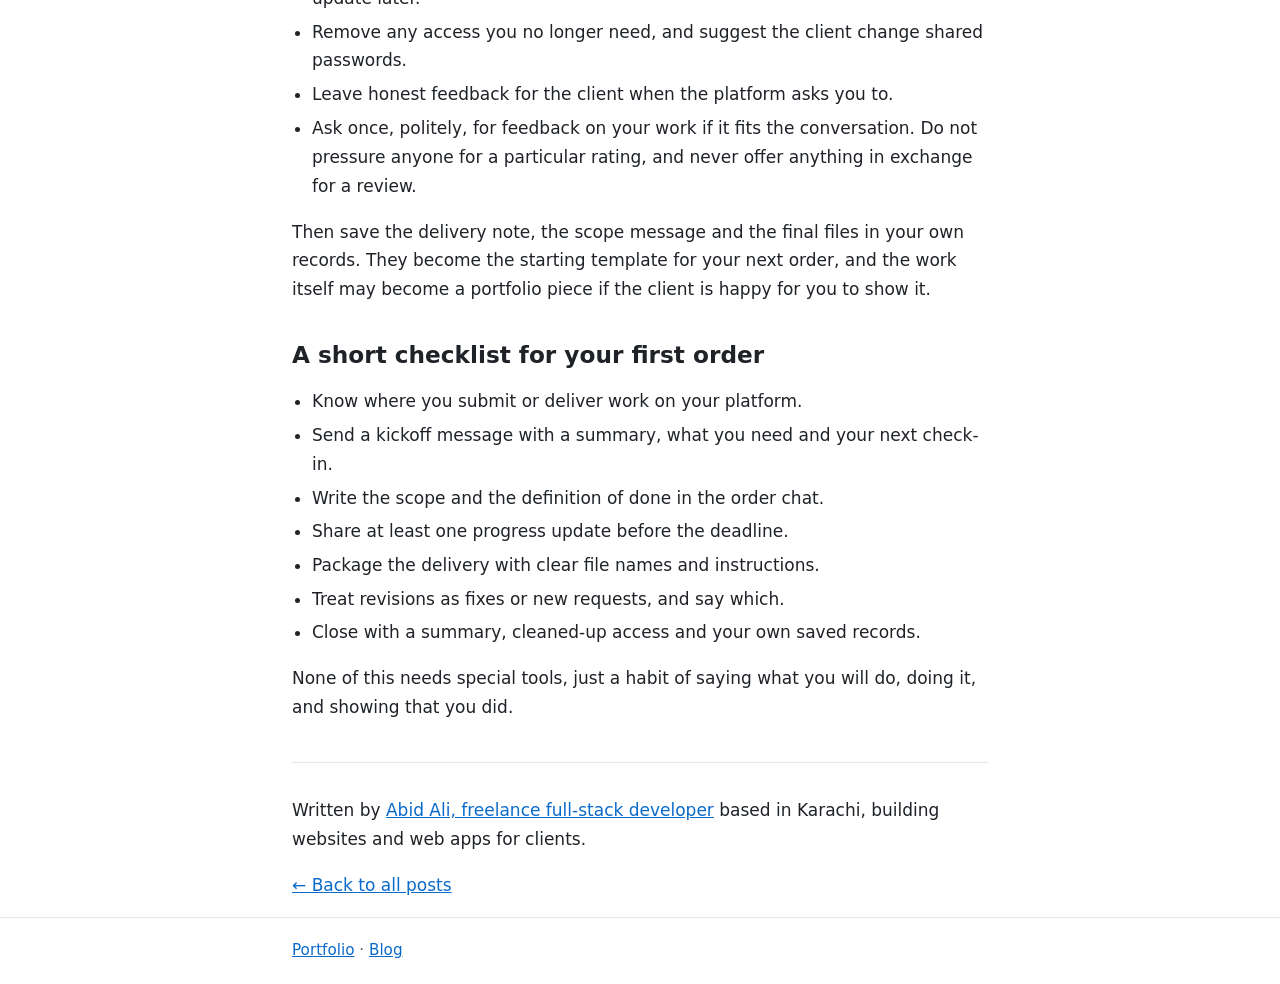
<file: blogs/deliver-first-order-upwork-fiverr/index.html>
<!DOCTYPE html>
<html lang="en">
<head>
  <meta charset="utf-8">
  <meta name="viewport" content="width=device-width, initial-scale=1">
  <title>Delivering Your First Order on Upwork or Fiverr: From Kickoff Message to a Closed Job | Abid Ali</title>
  <meta name="description" content="A practical walkthrough for new freelancers on Upwork and Fiverr: what to send when the order starts, how to share progress, package the delivery, handle revisions and close the job cleanly.">
  <meta name="author" content="Abid Ali">
  <link rel="canonical" href="https://abidali671.github.io/blogs/deliver-first-order-upwork-fiverr/">
  <meta property="og:type" content="article">
  <meta property="og:site_name" content="Abid Ali">
  <meta property="og:locale" content="en_US">
  <meta property="og:title" content="Delivering Your First Order on Upwork or Fiverr: From Kickoff Message to a Closed Job">
  <meta property="og:description" content="A practical walkthrough for new freelancers on Upwork and Fiverr: what to send when the order starts, how to share progress, package the delivery, handle revisions and close the job cleanly.">
  <meta property="og:url" content="https://abidali671.github.io/blogs/deliver-first-order-upwork-fiverr/">
  <meta property="og:image" content="https://abidali671.github.io/blogs/deliver-first-order-upwork-fiverr/cover.png">
  <meta property="og:image:width" content="1200">
  <meta property="og:image:height" content="630">
  <meta property="og:image:alt" content="Delivering Your First Freelance Order">
  <meta property="article:published_time" content="2026-11-03">
  <meta property="article:author" content="https://www.abid-ali.dev/">
  <meta property="article:tag" content="Freelancing">
  <meta property="article:tag" content="Upwork">
  <meta property="article:tag" content="Fiverr">
  <meta property="article:tag" content="Client Communication">
  <meta property="article:tag" content="New Freelancers">
  <meta name="twitter:card" content="summary_large_image">
  <meta name="twitter:title" content="Delivering Your First Order on Upwork or Fiverr: From Kickoff Message to a Closed Job">
  <meta name="twitter:description" content="A practical walkthrough for new freelancers on Upwork and Fiverr: what to send when the order starts, how to share progress, package the delivery, handle revisions and close the job cleanly.">
  <meta name="twitter:image" content="https://abidali671.github.io/blogs/deliver-first-order-upwork-fiverr/cover.png">
  <meta name="twitter:image:alt" content="Delivering Your First Freelance Order">
  <link rel="stylesheet" href="../style.css">
  <script type="application/ld+json">
{
  "@context": "https://schema.org",
  "@type": "BlogPosting",
  "headline": "Delivering Your First Order on Upwork or Fiverr: From Kickoff Message to a Closed Job",
  "description": "A practical walkthrough for new freelancers on Upwork and Fiverr: what to send when the order starts, how to share progress, package the delivery, handle revisions and close the job cleanly.",
  "image": "https://abidali671.github.io/blogs/deliver-first-order-upwork-fiverr/cover.png",
  "datePublished": "2026-11-03",
  "dateModified": "2026-11-03",
  "inLanguage": "en",
  "mainEntityOfPage": {
    "@type": "WebPage",
    "@id": "https://abidali671.github.io/blogs/deliver-first-order-upwork-fiverr/"
  },
  "url": "https://abidali671.github.io/blogs/deliver-first-order-upwork-fiverr/",
  "keywords": "Freelancing, Upwork, Fiverr, Client Communication, New Freelancers",
  "wordCount": 1377,
  "author": {
    "@type": "Person",
    "name": "Abid Ali",
    "url": "https://www.abid-ali.dev/"
  },
  "publisher": {
    "@type": "Person",
    "name": "Abid Ali",
    "url": "https://www.abid-ali.dev/"
  }
}
  </script>
</head>
<body>
  <header class="site-header">
    <nav class="wrap nav"><a class="brand" href="https://www.abid-ali.dev/">Abid Ali</a><a href="/blogs/">&larr; All posts</a></nav>
  </header>
  <main class="wrap">
    <article class="post">
      <img class="cover" src="./cover.png" alt="Delivering Your First Freelance Order" width="1200" height="630">
      <h1>Delivering Your First Order on Upwork or Fiverr: From Kickoff Message to a Closed Job</h1>
      <p class="byline">By <a href="https://www.abid-ali.dev/">Abid Ali, freelance full-stack developer</a> &middot; <time datetime="2026-11-03">November 3, 2026</time></p>
      <ul class="tags" aria-label="Tags">
      <li class="tag">Freelancing</li>
      <li class="tag">Upwork</li>
      <li class="tag">Fiverr</li>
      <li class="tag">Client Communication</li>
      <li class="tag">New Freelancers</li>
      </ul>
      <div class="content">
<p>Most advice for new freelancers stops at the moment the first client says yes. The profile is written, the proposal or gig worked, and a notification says an order has started. Then a quieter question arrives: what exactly do you do now?</p>
<p>The first order matters more than its size suggests. It brings your first review and your first proof that you can finish things. This guide walks through that order from the first message to the closed job, in a way that works on both Upwork and Fiverr.</p>
<p>If you are still deciding where to start, the <a href="https://www.digitaldialogue.pk/blogs/freelancing" target="_blank" rel="noopener">freelancing guides on Digital Dialogue</a> cover the groundwork, from choosing a platform to building a profile. This post assumes the order has already begun.</p>

<h2>Know how your platform runs an order</h2>
<p>The two platforms move work through different steps, and it helps to know which buttons and screens you will be using before the client starts asking questions.</p>
<h3>On Upwork: contracts and milestones</h3>
<p>Upwork work happens inside a contract. A fixed-price contract is split into one or more milestones, and the client funds a milestone before you start it. An hourly contract is tracked through the desktop app and its work diary. When you finish a milestone, you submit the work from the contract page and the client reviews it. If those terms are new to you, read <a href="https://www.digitaldialogue.pk/blogs/freelancing/what-is-upwork-and-how-does-it-work" target="_blank" rel="noopener">how Upwork works, from proposals to contracts and payments</a> before you begin, so nothing on the contract screen surprises you.</p>
<h3>On Fiverr: orders, requirements and delivery</h3>
<p>Fiverr work happens inside an order. The buyer purchases a package, answers the requirement questions you set up on your gig, and the delivery clock starts. You deliver from the order page, and the buyer either accepts it or asks for a revision within the limits of the package they bought. The overview of <a href="https://www.digitaldialogue.pk/blogs/freelancing/what-is-fiverr-and-how-does-fiverr-work" target="_blank" rel="noopener">what Fiverr is and how a Fiverr order works</a> is worth a read if you have not been through the order page yet.</p>
<p>On both platforms, keep the conversation inside the platform's messages. That record is what support will look at if anything goes wrong, and moving to outside apps early can break the platform's terms.</p>

<h2>Send a kickoff message within your working day</h2>
<p>The first message sets the tone for the whole job. It does not need to be long. It needs to show that you read the brief and that you have a plan. A good kickoff message covers:</p>
<ul>
<li><strong>A short thank-you</strong> and a confirmation that you have started.</li>
<li><strong>Your summary of the job</strong> in your own words, so the client can correct a misunderstanding now rather than after delivery.</li>
<li><strong>What you need from them</strong>: files, logins through the proper sharing method, brand colours, examples they like, or answers to open questions.</li>
<li><strong>When they will hear from you next</strong>, such as "I will share a first draft on Thursday".</li>
</ul>
<p>Here is a simple shape you can adapt:</p>
<p><em>"Thanks for the order. I have started. To confirm: you need a one-page landing page with a contact form, built to match the screenshots you sent, mobile-friendly. Before I go further, could you send your logo file and the text for the hero section? I will share a first preview by Thursday evening, my time."</em></p>
<p>That last line matters. Saying when you will check in removes the need for the client to chase you.</p>

<h2>Confirm the scope before you build</h2>
<p>Many difficult first orders start with a small gap between what the client imagined and what you understood. Close that gap at the start.</p>
<h3>Write the scope down</h3>
<p>List what is included in plain sentences and send it in the order chat. On Upwork, it should match the milestone description. On Fiverr, it should match the package the buyer chose. If the client asks for something extra, do not quietly absorb it. Say that it sits outside the current order and offer to quote it separately or as a custom offer.</p>
<h3>Agree on what "done" means</h3>
<p>For each deliverable, describe how the client can check it. "The form sends an email to your address" is checkable. "The site looks professional" is not. A shared definition of done makes the final approval much easier.</p>

<h2>Share progress before the deadline, not on it</h2>
<p>Clients get nervous when they hear nothing. A short mid-job update keeps things calm. Useful updates include:</p>
<ul>
<li>A screenshot, a short screen recording or a preview link to a work-in-progress version.</li>
<li>One line on what is finished and one line on what is next.</li>
<li>Any question that is blocking you, asked clearly so it can be answered quickly.</li>
</ul>
<p>If you are going to miss the date, say so as early as you know, with a new date you can actually meet. On Fiverr, ask for an extension through the order page rather than only in chat. On Upwork, agree on the change in messages so it is on record. Late news delivered early is far easier for a client to accept than silence followed by a missed deadline.</p>

<h2>Package the delivery so it is easy to approve</h2>
<p>A delivery is not just a file upload. It is the moment the client decides whether to approve, so make that decision easy.</p>
<ul>
<li><strong>Restate what was asked</strong> and show how each item was delivered.</li>
<li><strong>Name files clearly</strong>, for example by project and version, instead of generic names.</li>
<li><strong>Include short instructions</strong>: how to open the files, where the code lives, how to update text or images later.</li>
<li><strong>Attach the actual deliverables</strong> through the platform's delivery or submit-work feature, not only as an outside link, so the record stays complete.</li>
<li><strong>Test everything once more</strong> on a phone and a laptop before you press deliver.</li>
</ul>
<p>Close the delivery note with a clear next step: "Please check the items above. If anything needs adjusting, tell me what and where, and I will take care of it."</p>

<h2>Handle revisions calmly</h2>
<p>Revision requests are normal, and on your first order they are a chance to show you are easy to work with.</p>
<h3>Separate fixes from new requests</h3>
<p>A fix brings the work in line with what was agreed. A new request adds something that was never in scope. Handle fixes quickly and without fuss. For new requests, refer back to the written scope and offer a price or a custom offer for the extra work.</p>
<h3>Ask for specific feedback</h3>
<p>If the feedback is vague, ask focused questions: which page, which section, what should it look like instead. A marked-up screenshot from the client can save hours of guessing.</p>
<h3>Stay polite in writing</h3>
<p>Everything in the order chat may be read later by the platform's support team. Keep replies short, factual and polite, even when a request feels unfair. If a disagreement grows, use the platform's official resolution tools rather than arguing in messages.</p>

<h2>Close the job cleanly</h2>
<p>Once the client approves, finish the job properly:</p>
<ul>
<li>Thank the client and summarise what was delivered in a final message.</li>
<li>Mention any handover details, such as where backups are or what they should update later.</li>
<li>Remove any access you no longer need, and suggest the client change shared passwords.</li>
<li>Leave honest feedback for the client when the platform asks you to.</li>
<li>Ask once, politely, for feedback on your work if it fits the conversation. Do not pressure anyone for a particular rating, and never offer anything in exchange for a review.</li>
</ul>
<p>Then save the delivery note, the scope message and the final files in your own records. They become the starting template for your next order, and the work itself may become a portfolio piece if the client is happy for you to show it.</p>

<h2>A short checklist for your first order</h2>
<ul>
<li>Know where you submit or deliver work on your platform.</li>
<li>Send a kickoff message with a summary, what you need and your next check-in.</li>
<li>Write the scope and the definition of done in the order chat.</li>
<li>Share at least one progress update before the deadline.</li>
<li>Package the delivery with clear file names and instructions.</li>
<li>Treat revisions as fixes or new requests, and say which.</li>
<li>Close with a summary, cleaned-up access and your own saved records.</li>
</ul>
<p>None of this needs special tools, just a habit of saying what you will do, doing it, and showing that you did.</p>
      </div>
      <footer class="post-footer">
        <p class="author-note">Written by <a href="https://www.abid-ali.dev/">Abid Ali, freelance full-stack developer</a> based in Karachi, building websites and web apps for clients.</p>
        <p><a href="/blogs/">&larr; Back to all posts</a></p>
      </footer>
    </article>
  </main>
  <footer class="site-footer"><div class="wrap"><a href="https://www.abid-ali.dev/">Portfolio</a> &middot; <a href="/blogs/">Blog</a></div></footer>
</body>
</html>
</file>
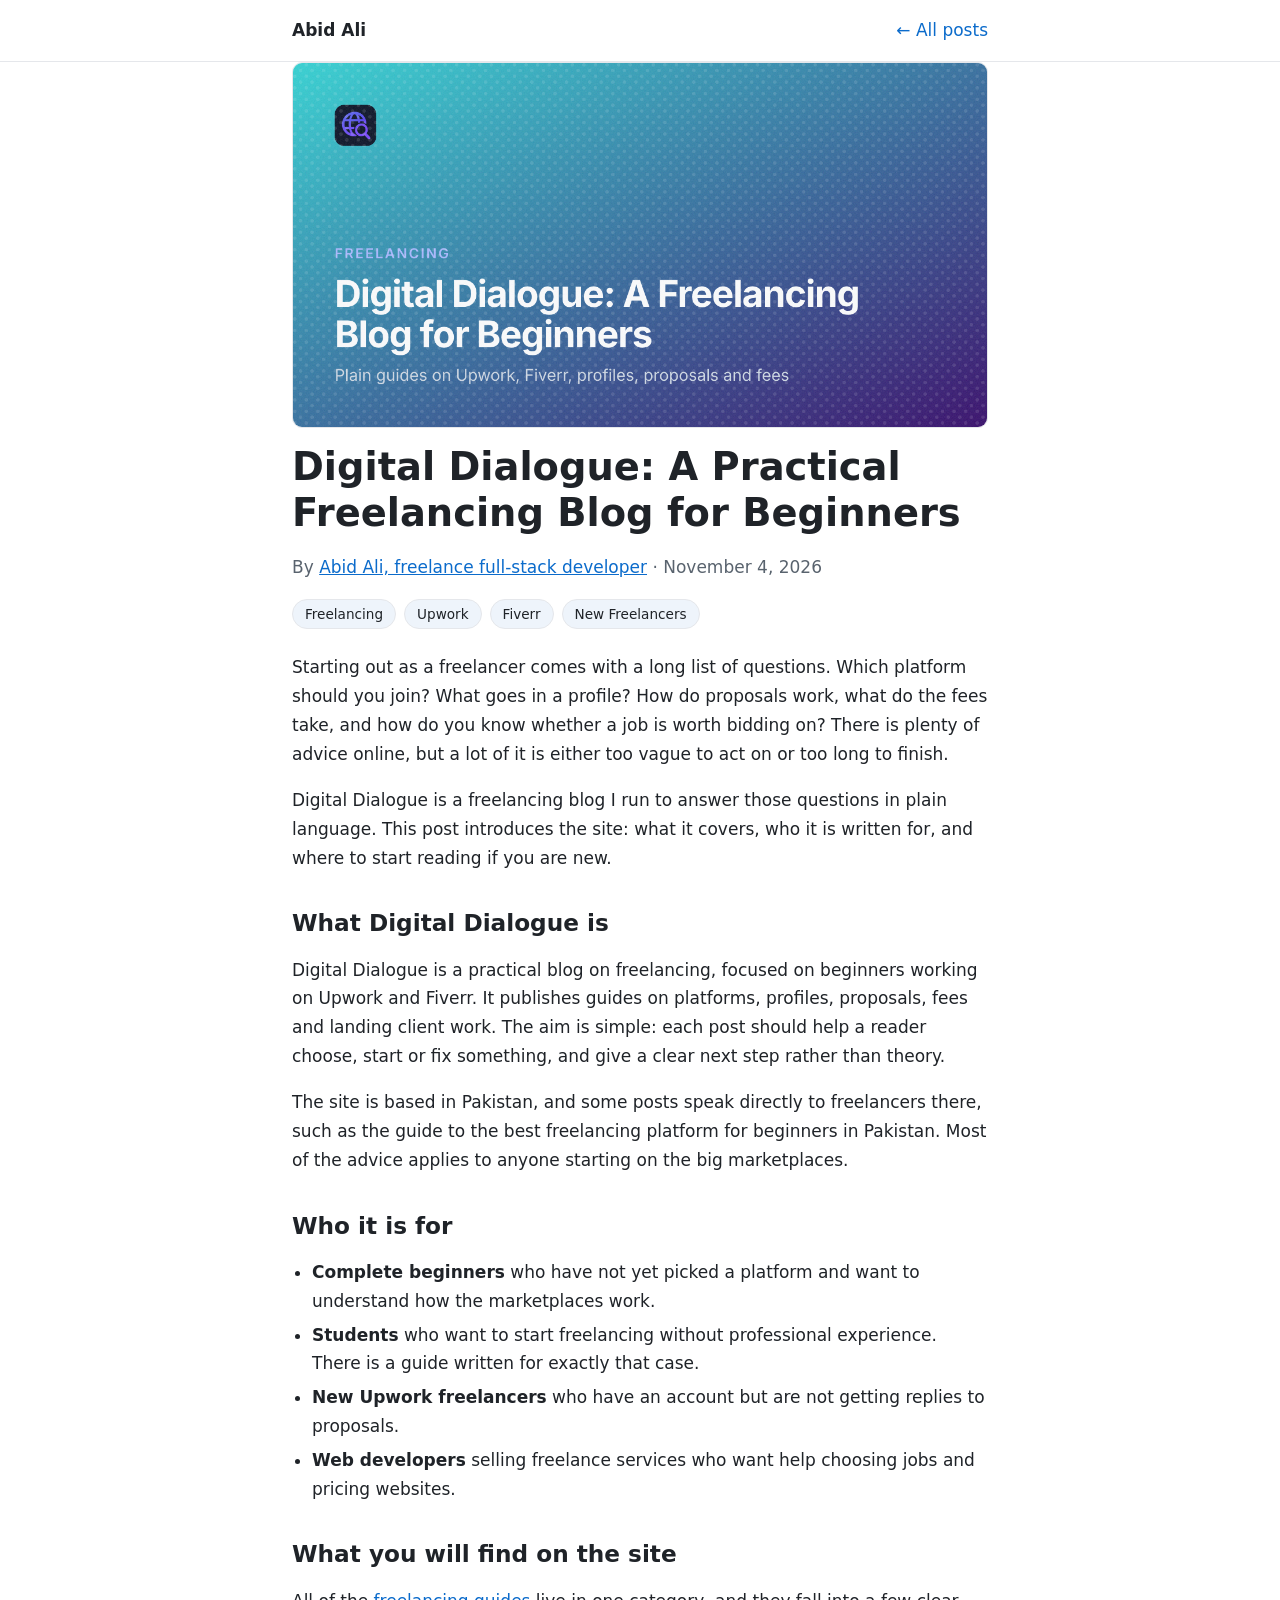
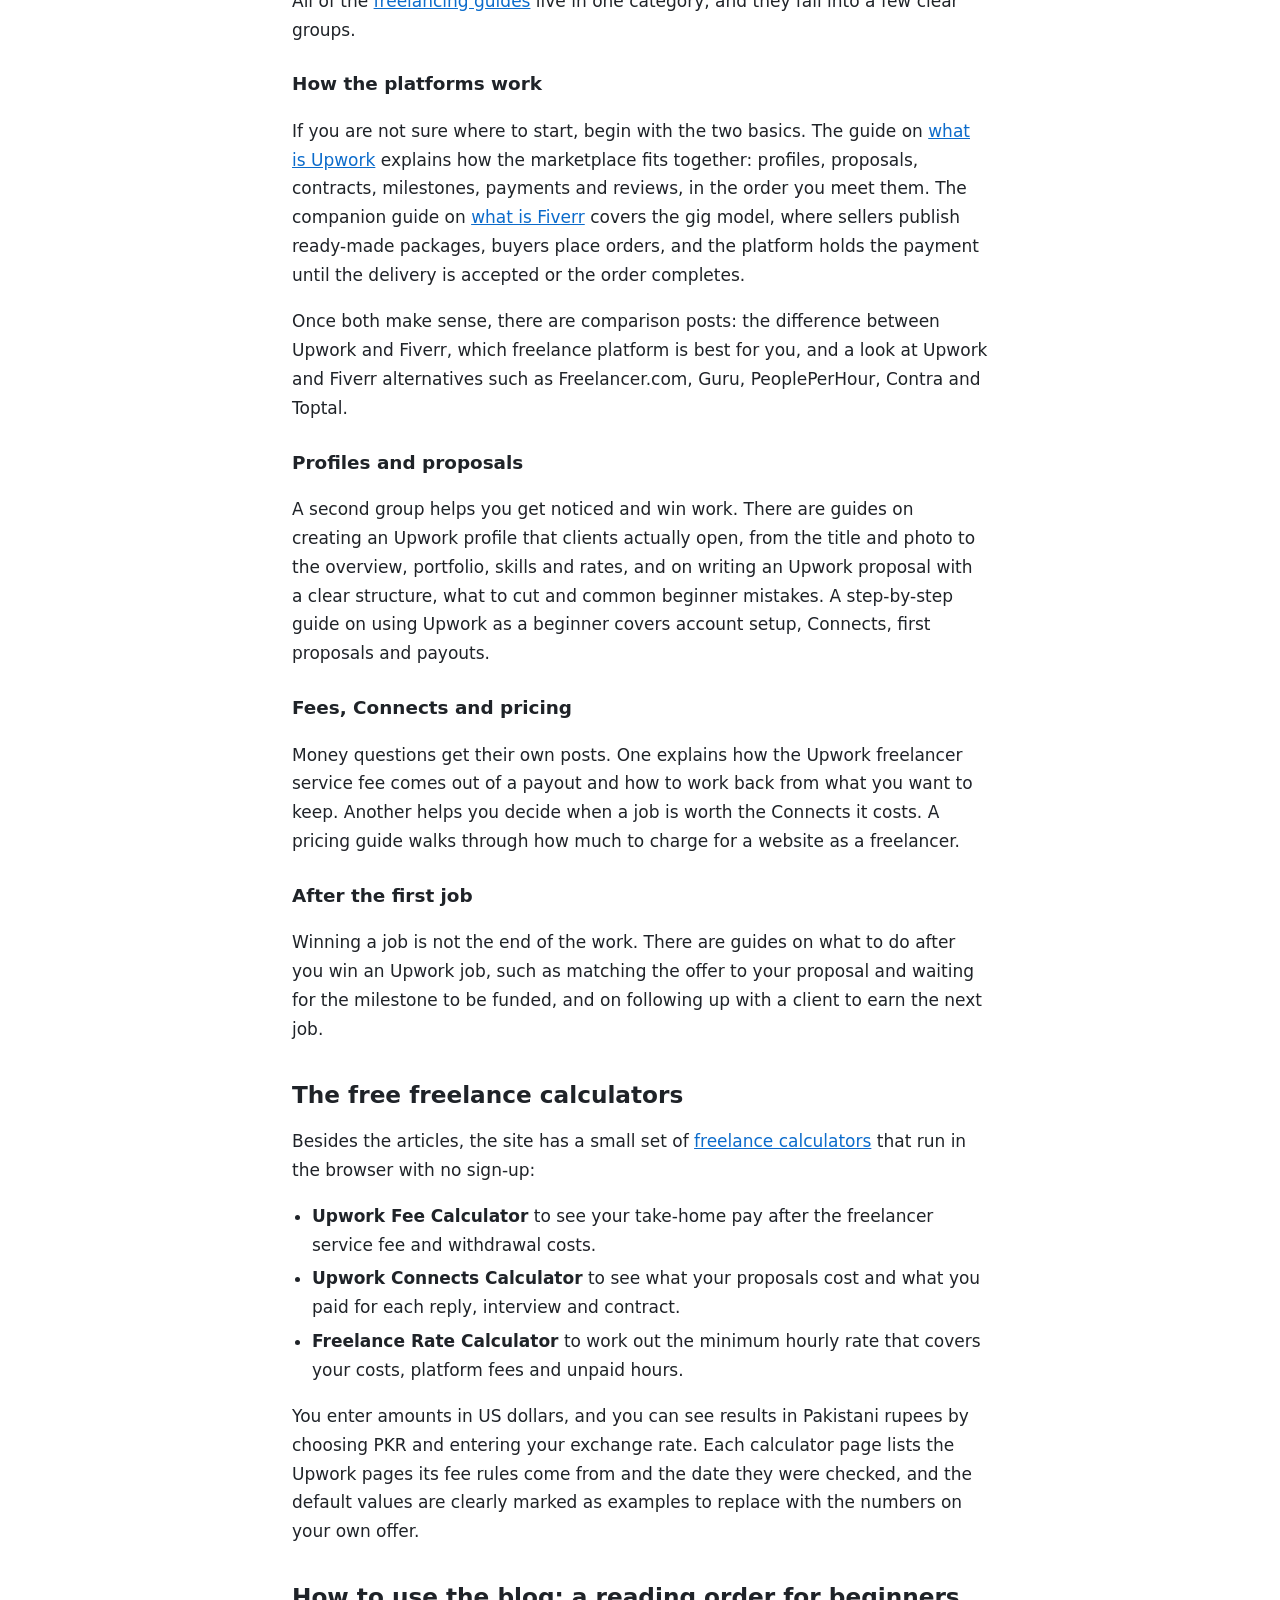
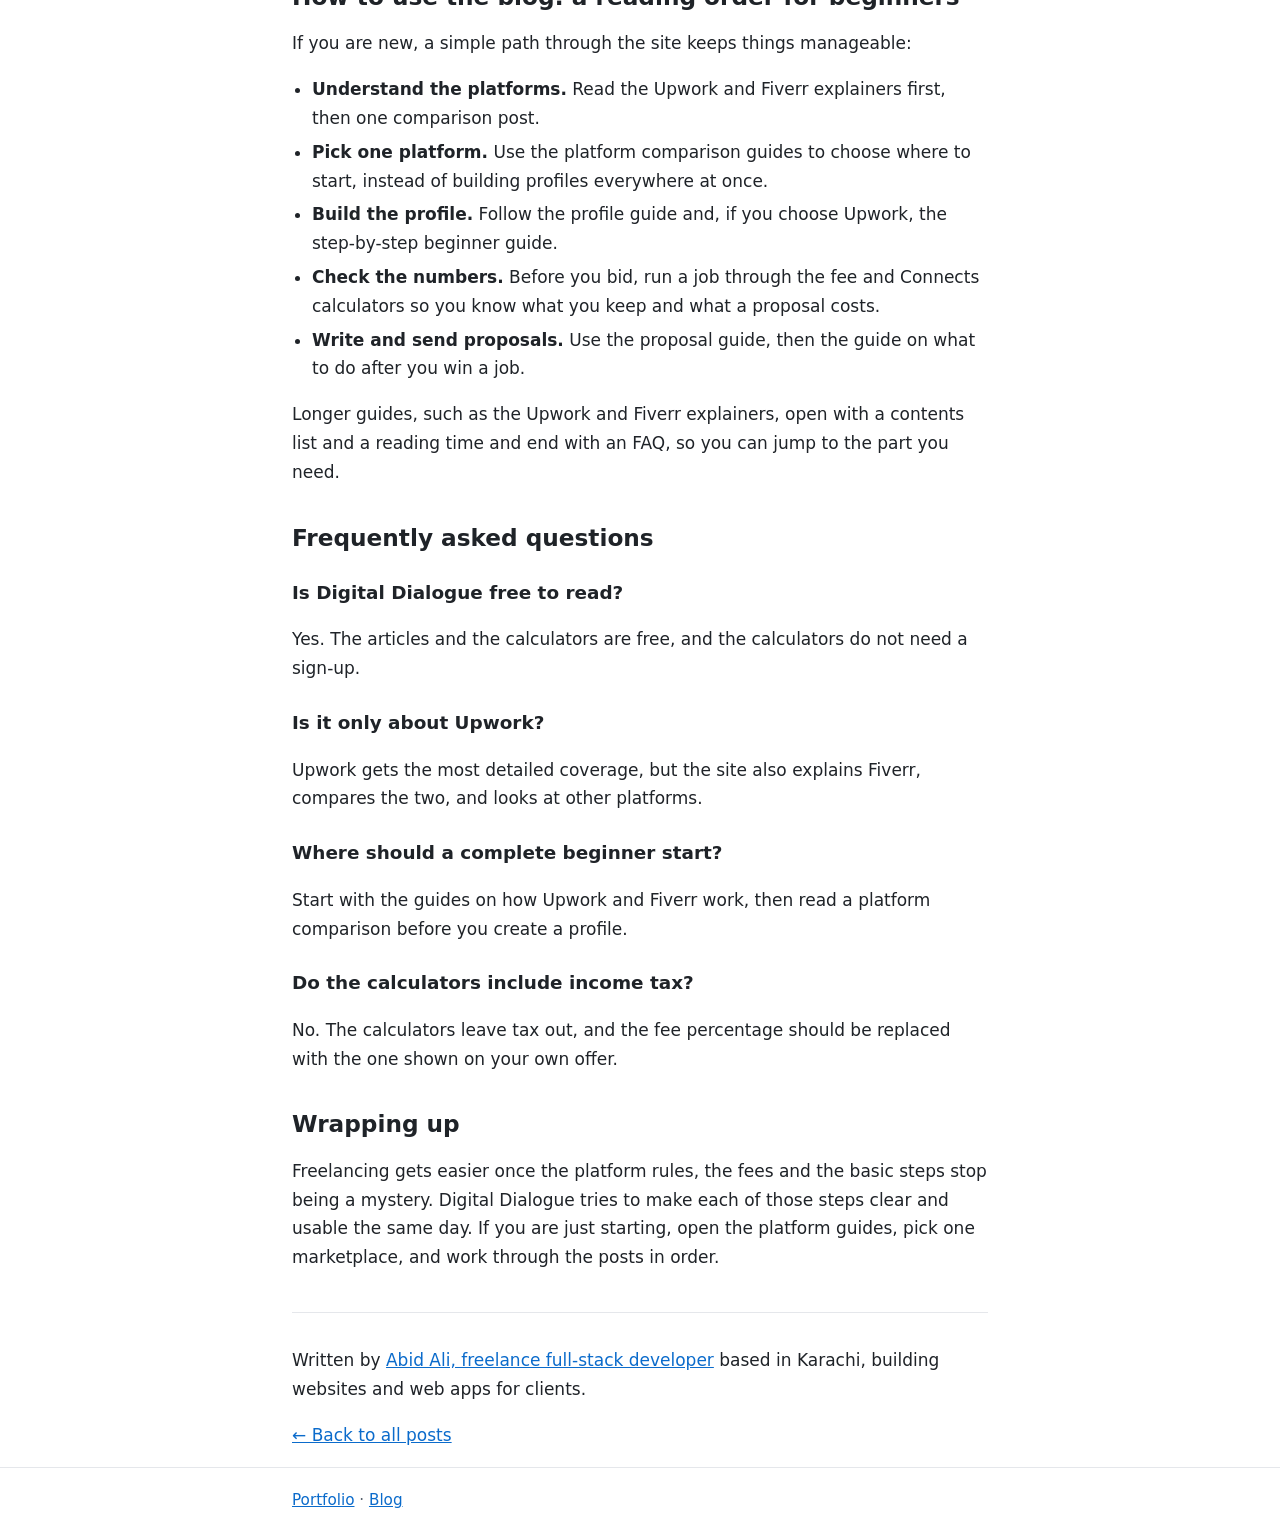
<file: blogs/digital-dialogue-freelancing-blog-for-beginners/index.html>
<!DOCTYPE html>
<html lang="en">
<head>
  <meta charset="utf-8">
  <meta name="viewport" content="width=device-width, initial-scale=1">
  <title>Digital Dialogue: A Practical Freelancing Blog for Beginners | Abid Ali</title>
  <meta name="description" content="An introduction to Digital Dialogue, a freelancing blog with plain guides on Upwork, Fiverr, profiles, proposals, fees and free freelance calculators.">
  <meta name="author" content="Abid Ali">
  <link rel="canonical" href="https://abidali671.github.io/blogs/digital-dialogue-freelancing-blog-for-beginners/">
  <meta property="og:type" content="article">
  <meta property="og:site_name" content="Abid Ali">
  <meta property="og:locale" content="en_US">
  <meta property="og:title" content="Digital Dialogue: A Practical Freelancing Blog for Beginners">
  <meta property="og:description" content="An introduction to Digital Dialogue, a freelancing blog with plain guides on Upwork, Fiverr, profiles, proposals, fees and free freelance calculators.">
  <meta property="og:url" content="https://abidali671.github.io/blogs/digital-dialogue-freelancing-blog-for-beginners/">
  <meta property="og:image" content="https://abidali671.github.io/blogs/digital-dialogue-freelancing-blog-for-beginners/cover.png">
  <meta property="og:image:width" content="1200">
  <meta property="og:image:height" content="630">
  <meta property="og:image:alt" content="Digital Dialogue: A Freelancing Blog for Beginners">
  <meta property="article:published_time" content="2026-11-04">
  <meta property="article:author" content="https://www.abid-ali.dev/">
  <meta property="article:tag" content="Freelancing">
  <meta property="article:tag" content="Upwork">
  <meta property="article:tag" content="Fiverr">
  <meta property="article:tag" content="New Freelancers">
  <meta name="twitter:card" content="summary_large_image">
  <meta name="twitter:title" content="Digital Dialogue: A Practical Freelancing Blog for Beginners">
  <meta name="twitter:description" content="An introduction to Digital Dialogue, a freelancing blog with plain guides on Upwork, Fiverr, profiles, proposals, fees and free freelance calculators.">
  <meta name="twitter:image" content="https://abidali671.github.io/blogs/digital-dialogue-freelancing-blog-for-beginners/cover.png">
  <meta name="twitter:image:alt" content="Digital Dialogue: A Freelancing Blog for Beginners">
  <link rel="stylesheet" href="../style.css">
  <script type="application/ld+json">
{
  "@context": "https://schema.org",
  "@type": "BlogPosting",
  "headline": "Digital Dialogue: A Practical Freelancing Blog for Beginners",
  "description": "An introduction to Digital Dialogue, a freelancing blog with plain guides on Upwork, Fiverr, profiles, proposals, fees and free freelance calculators.",
  "image": "https://abidali671.github.io/blogs/digital-dialogue-freelancing-blog-for-beginners/cover.png",
  "datePublished": "2026-11-04",
  "dateModified": "2026-11-04",
  "inLanguage": "en",
  "mainEntityOfPage": {
    "@type": "WebPage",
    "@id": "https://abidali671.github.io/blogs/digital-dialogue-freelancing-blog-for-beginners/"
  },
  "url": "https://abidali671.github.io/blogs/digital-dialogue-freelancing-blog-for-beginners/",
  "keywords": "Freelancing, Upwork, Fiverr, New Freelancers",
  "wordCount": 1032,
  "author": {
    "@type": "Person",
    "name": "Abid Ali",
    "url": "https://www.abid-ali.dev/"
  },
  "publisher": {
    "@type": "Person",
    "name": "Abid Ali",
    "url": "https://www.abid-ali.dev/"
  }
}
  </script>
</head>
<body>
  <header class="site-header">
    <nav class="wrap nav"><a class="brand" href="https://www.abid-ali.dev/">Abid Ali</a><a href="/blogs/">&larr; All posts</a></nav>
  </header>
  <main class="wrap">
    <article class="post">
      <img class="cover" src="./cover.png" alt="Digital Dialogue: A Freelancing Blog for Beginners" width="1200" height="630">
      <h1>Digital Dialogue: A Practical Freelancing Blog for Beginners</h1>
      <p class="byline">By <a href="https://www.abid-ali.dev/">Abid Ali, freelance full-stack developer</a> &middot; <time datetime="2026-11-04">November 4, 2026</time></p>
      <ul class="tags" aria-label="Tags">
      <li class="tag">Freelancing</li>
      <li class="tag">Upwork</li>
      <li class="tag">Fiverr</li>
      <li class="tag">New Freelancers</li>
      </ul>
      <div class="content">
<p>Starting out as a freelancer comes with a long list of questions. Which platform should you join? What goes in a profile? How do proposals work, what do the fees take, and how do you know whether a job is worth bidding on? There is plenty of advice online, but a lot of it is either too vague to act on or too long to finish.</p>
<p>Digital Dialogue is a freelancing blog I run to answer those questions in plain language. This post introduces the site: what it covers, who it is written for, and where to start reading if you are new.</p>

<h2>What Digital Dialogue is</h2>
<p>Digital Dialogue is a practical blog on freelancing, focused on beginners working on Upwork and Fiverr. It publishes guides on platforms, profiles, proposals, fees and landing client work. The aim is simple: each post should help a reader choose, start or fix something, and give a clear next step rather than theory.</p>
<p>The site is based in Pakistan, and some posts speak directly to freelancers there, such as the guide to the best freelancing platform for beginners in Pakistan. Most of the advice applies to anyone starting on the big marketplaces.</p>

<h2>Who it is for</h2>
<ul>
<li><strong>Complete beginners</strong> who have not yet picked a platform and want to understand how the marketplaces work.</li>
<li><strong>Students</strong> who want to start freelancing without professional experience. There is a guide written for exactly that case.</li>
<li><strong>New Upwork freelancers</strong> who have an account but are not getting replies to proposals.</li>
<li><strong>Web developers</strong> selling freelance services who want help choosing jobs and pricing websites.</li>
</ul>

<h2>What you will find on the site</h2>
<p>All of the <a href="https://www.digitaldialogue.pk/blogs/freelancing" target="_blank" rel="noopener">freelancing guides</a> live in one category, and they fall into a few clear groups.</p>
<h3>How the platforms work</h3>
<p>If you are not sure where to start, begin with the two basics. The guide on <a href="https://www.digitaldialogue.pk/blogs/freelancing/what-is-upwork-and-how-does-it-work" target="_blank" rel="noopener">what is Upwork</a> explains how the marketplace fits together: profiles, proposals, contracts, milestones, payments and reviews, in the order you meet them. The companion guide on <a href="https://www.digitaldialogue.pk/blogs/freelancing/what-is-fiverr-and-how-does-fiverr-work" target="_blank" rel="noopener">what is Fiverr</a> covers the gig model, where sellers publish ready-made packages, buyers place orders, and the platform holds the payment until the delivery is accepted or the order completes.</p>
<p>Once both make sense, there are comparison posts: the difference between Upwork and Fiverr, which freelance platform is best for you, and a look at Upwork and Fiverr alternatives such as Freelancer.com, Guru, PeoplePerHour, Contra and Toptal.</p>
<h3>Profiles and proposals</h3>
<p>A second group helps you get noticed and win work. There are guides on creating an Upwork profile that clients actually open, from the title and photo to the overview, portfolio, skills and rates, and on writing an Upwork proposal with a clear structure, what to cut and common beginner mistakes. A step-by-step guide on using Upwork as a beginner covers account setup, Connects, first proposals and payouts.</p>
<h3>Fees, Connects and pricing</h3>
<p>Money questions get their own posts. One explains how the Upwork freelancer service fee comes out of a payout and how to work back from what you want to keep. Another helps you decide when a job is worth the Connects it costs. A pricing guide walks through how much to charge for a website as a freelancer.</p>
<h3>After the first job</h3>
<p>Winning a job is not the end of the work. There are guides on what to do after you win an Upwork job, such as matching the offer to your proposal and waiting for the milestone to be funded, and on following up with a client to earn the next job.</p>

<h2>The free freelance calculators</h2>
<p>Besides the articles, the site has a small set of <a href="https://www.digitaldialogue.pk/tools" target="_blank" rel="noopener">freelance calculators</a> that run in the browser with no sign-up:</p>
<ul>
<li><strong>Upwork Fee Calculator</strong> to see your take-home pay after the freelancer service fee and withdrawal costs.</li>
<li><strong>Upwork Connects Calculator</strong> to see what your proposals cost and what you paid for each reply, interview and contract.</li>
<li><strong>Freelance Rate Calculator</strong> to work out the minimum hourly rate that covers your costs, platform fees and unpaid hours.</li>
</ul>
<p>You enter amounts in US dollars, and you can see results in Pakistani rupees by choosing PKR and entering your exchange rate. Each calculator page lists the Upwork pages its fee rules come from and the date they were checked, and the default values are clearly marked as examples to replace with the numbers on your own offer.</p>

<h2>How to use the blog: a reading order for beginners</h2>
<p>If you are new, a simple path through the site keeps things manageable:</p>
<ul>
<li><strong>Understand the platforms.</strong> Read the Upwork and Fiverr explainers first, then one comparison post.</li>
<li><strong>Pick one platform.</strong> Use the platform comparison guides to choose where to start, instead of building profiles everywhere at once.</li>
<li><strong>Build the profile.</strong> Follow the profile guide and, if you choose Upwork, the step-by-step beginner guide.</li>
<li><strong>Check the numbers.</strong> Before you bid, run a job through the fee and Connects calculators so you know what you keep and what a proposal costs.</li>
<li><strong>Write and send proposals.</strong> Use the proposal guide, then the guide on what to do after you win a job.</li>
</ul>
<p>Longer guides, such as the Upwork and Fiverr explainers, open with a contents list and a reading time and end with an FAQ, so you can jump to the part you need.</p>

<h2>Frequently asked questions</h2>
<h3>Is Digital Dialogue free to read?</h3>
<p>Yes. The articles and the calculators are free, and the calculators do not need a sign-up.</p>
<h3>Is it only about Upwork?</h3>
<p>Upwork gets the most detailed coverage, but the site also explains Fiverr, compares the two, and looks at other platforms.</p>
<h3>Where should a complete beginner start?</h3>
<p>Start with the guides on how Upwork and Fiverr work, then read a platform comparison before you create a profile.</p>
<h3>Do the calculators include income tax?</h3>
<p>No. The calculators leave tax out, and the fee percentage should be replaced with the one shown on your own offer.</p>

<h2>Wrapping up</h2>
<p>Freelancing gets easier once the platform rules, the fees and the basic steps stop being a mystery. Digital Dialogue tries to make each of those steps clear and usable the same day. If you are just starting, open the platform guides, pick one marketplace, and work through the posts in order.</p>
      </div>
      <footer class="post-footer">
        <p class="author-note">Written by <a href="https://www.abid-ali.dev/">Abid Ali, freelance full-stack developer</a> based in Karachi, building websites and web apps for clients.</p>
        <p><a href="/blogs/">&larr; Back to all posts</a></p>
      </footer>
    </article>
  </main>
  <footer class="site-footer"><div class="wrap"><a href="https://www.abid-ali.dev/">Portfolio</a> &middot; <a href="/blogs/">Blog</a></div></footer>
</body>
</html>
</file>
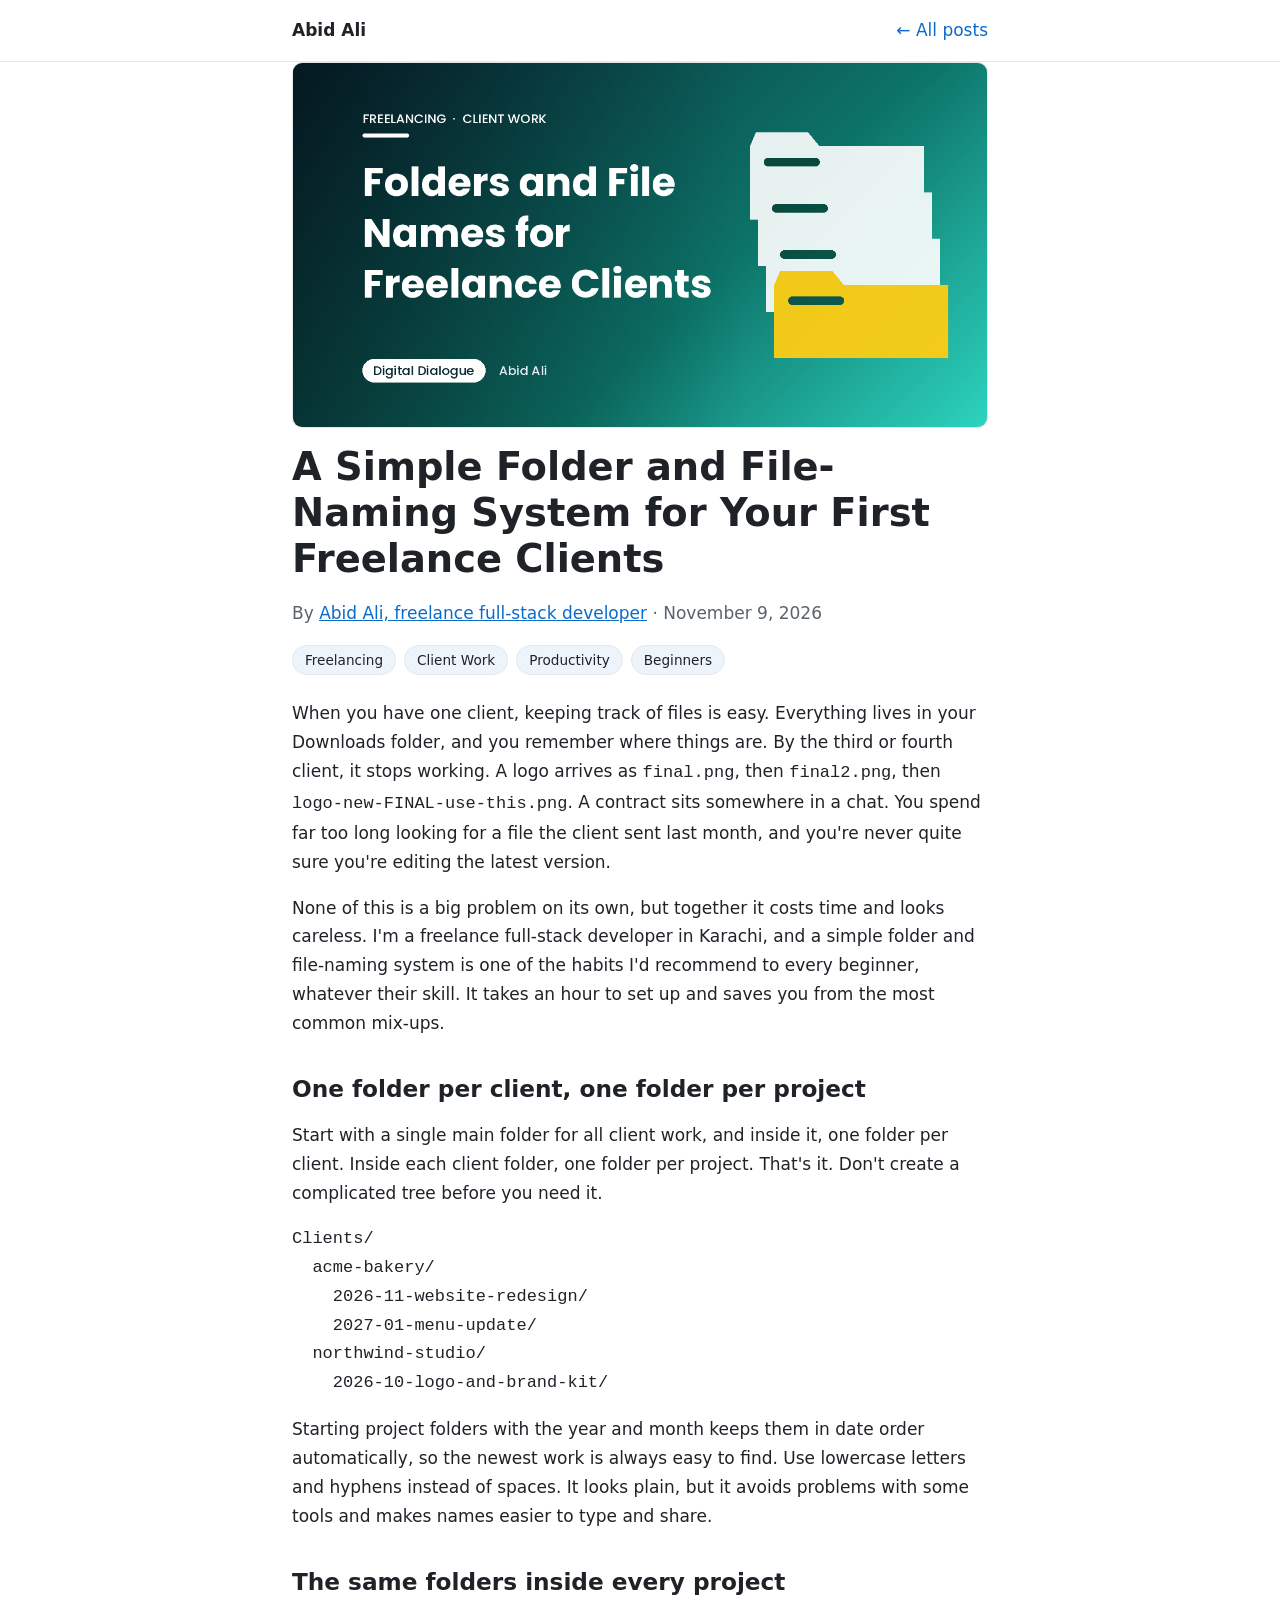
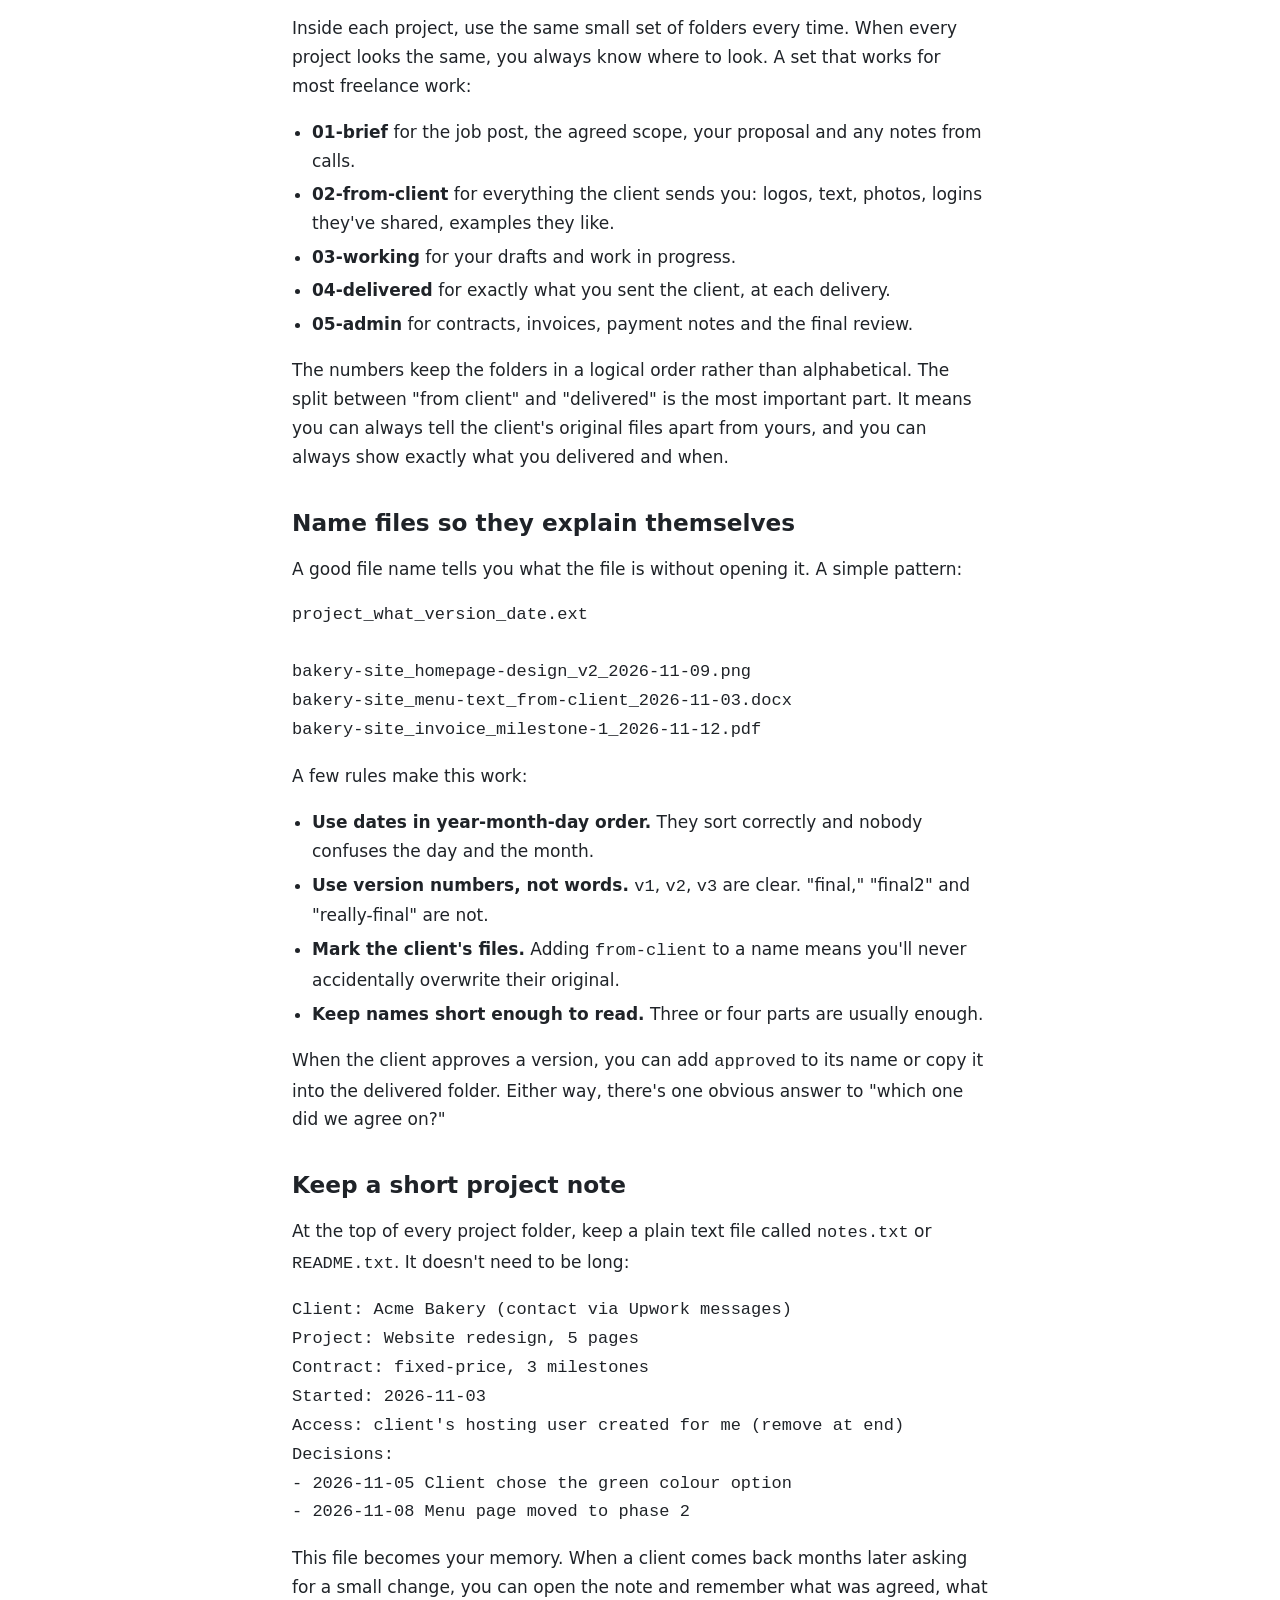
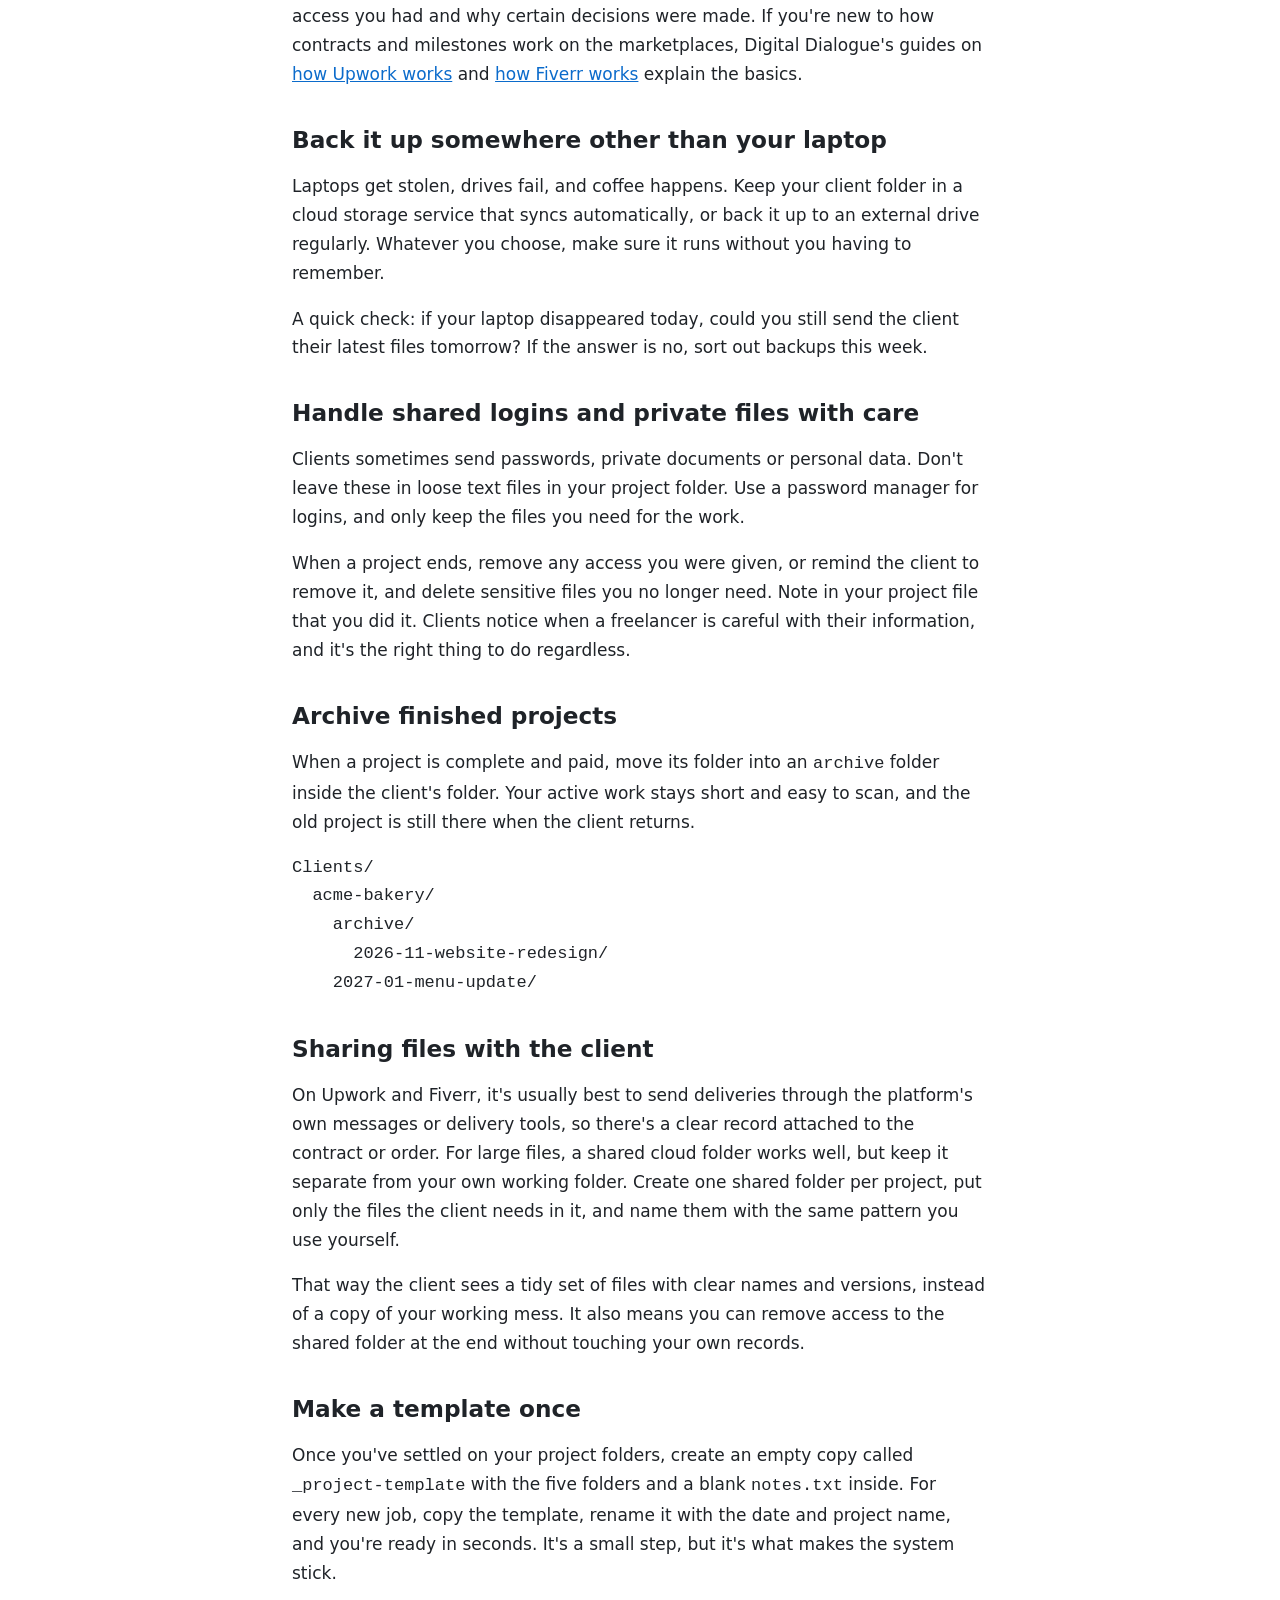
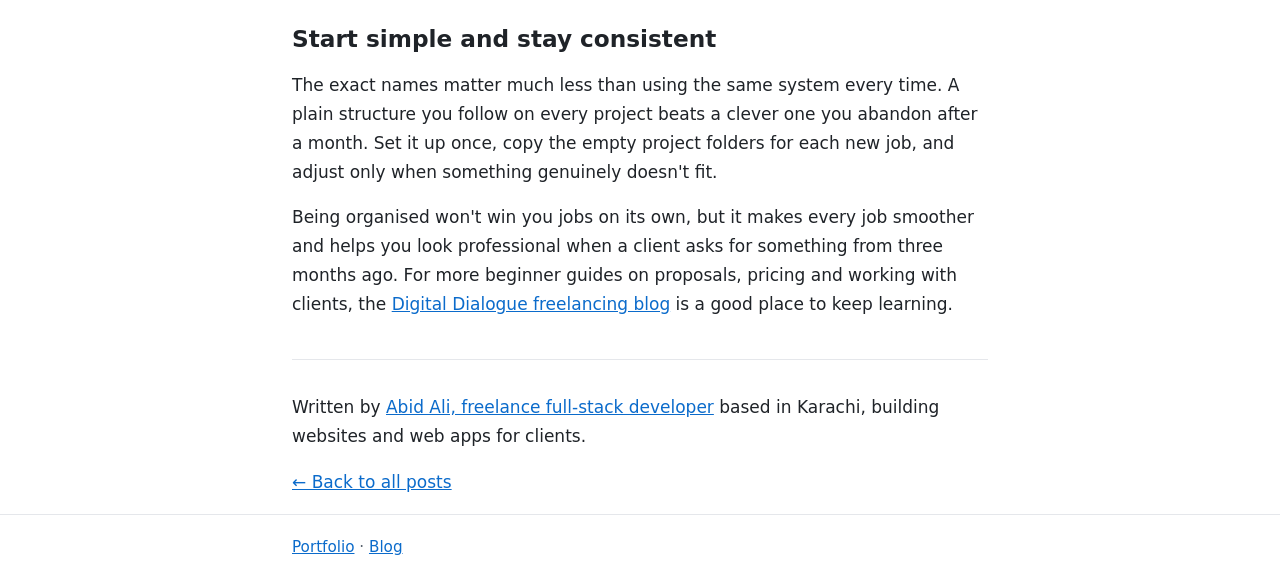
<file: blogs/folder-and-file-naming-for-freelance-clients/index.html>
<!DOCTYPE html>
<html lang="en">
<head>
  <meta charset="utf-8">
  <meta name="viewport" content="width=device-width, initial-scale=1">
  <title>A Simple Folder and File-Naming System for Your First Freelance Clients | Abid Ali</title>
  <meta name="description" content="Organise freelance client work from the first job: one folder per client and project, five standard subfolders, clear file names, a project note and backups.">
  <meta name="author" content="Abid Ali">
  <link rel="canonical" href="https://abidali671.github.io/blogs/folder-and-file-naming-for-freelance-clients/">
  <meta property="og:type" content="article">
  <meta property="og:site_name" content="Abid Ali">
  <meta property="og:locale" content="en_US">
  <meta property="og:title" content="A Simple Folder and File-Naming System for Your First Freelance Clients">
  <meta property="og:description" content="Organise freelance client work from the first job: one folder per client and project, five standard subfolders, clear file names, a project note and backups.">
  <meta property="og:url" content="https://abidali671.github.io/blogs/folder-and-file-naming-for-freelance-clients/">
  <meta property="og:image" content="https://abidali671.github.io/blogs/folder-and-file-naming-for-freelance-clients/cover.png">
  <meta property="og:image:width" content="1200">
  <meta property="og:image:height" content="630">
  <meta property="og:image:alt" content="Folders and File Names for Freelance Clients">
  <meta property="article:published_time" content="2026-11-09">
  <meta property="article:author" content="https://www.abid-ali.dev/">
  <meta property="article:tag" content="Freelancing">
  <meta property="article:tag" content="Client Work">
  <meta property="article:tag" content="Productivity">
  <meta property="article:tag" content="Beginners">
  <meta name="twitter:card" content="summary_large_image">
  <meta name="twitter:title" content="A Simple Folder and File-Naming System for Your First Freelance Clients">
  <meta name="twitter:description" content="Organise freelance client work from the first job: one folder per client and project, five standard subfolders, clear file names, a project note and backups.">
  <meta name="twitter:image" content="https://abidali671.github.io/blogs/folder-and-file-naming-for-freelance-clients/cover.png">
  <meta name="twitter:image:alt" content="Folders and File Names for Freelance Clients">
  <link rel="stylesheet" href="../style.css">
  <script type="application/ld+json">
{
  "@context": "https://schema.org",
  "@type": "BlogPosting",
  "headline": "A Simple Folder and File-Naming System for Your First Freelance Clients",
  "description": "Organise freelance client work from the first job: one folder per client and project, five standard subfolders, clear file names, a project note and backups.",
  "image": "https://abidali671.github.io/blogs/folder-and-file-naming-for-freelance-clients/cover.png",
  "datePublished": "2026-11-09",
  "dateModified": "2026-11-09",
  "inLanguage": "en",
  "mainEntityOfPage": {
    "@type": "WebPage",
    "@id": "https://abidali671.github.io/blogs/folder-and-file-naming-for-freelance-clients/"
  },
  "url": "https://abidali671.github.io/blogs/folder-and-file-naming-for-freelance-clients/",
  "keywords": "Freelancing, Client Work, Productivity, Beginners",
  "wordCount": 1148,
  "author": {
    "@type": "Person",
    "name": "Abid Ali",
    "url": "https://www.abid-ali.dev/"
  },
  "publisher": {
    "@type": "Person",
    "name": "Abid Ali",
    "url": "https://www.abid-ali.dev/"
  }
}
  </script>
</head>
<body>
  <header class="site-header">
    <nav class="wrap nav"><a class="brand" href="https://www.abid-ali.dev/">Abid Ali</a><a href="/blogs/">&larr; All posts</a></nav>
  </header>
  <main class="wrap">
    <article class="post">
      <img class="cover" src="./cover.png" alt="Folders and File Names for Freelance Clients" width="1200" height="630">
      <h1>A Simple Folder and File-Naming System for Your First Freelance Clients</h1>
      <p class="byline">By <a href="https://www.abid-ali.dev/">Abid Ali, freelance full-stack developer</a> &middot; <time datetime="2026-11-09">November 9, 2026</time></p>
      <ul class="tags" aria-label="Tags">
      <li class="tag">Freelancing</li>
      <li class="tag">Client Work</li>
      <li class="tag">Productivity</li>
      <li class="tag">Beginners</li>
      </ul>
      <div class="content">
<p>When you have one client, keeping track of files is easy. Everything lives in your Downloads folder, and you remember where things are. By the third or fourth client, it stops working. A logo arrives as <code>final.png</code>, then <code>final2.png</code>, then <code>logo-new-FINAL-use-this.png</code>. A contract sits somewhere in a chat. You spend far too long looking for a file the client sent last month, and you're never quite sure you're editing the latest version.</p>
<p>None of this is a big problem on its own, but together it costs time and looks careless. I'm a freelance full-stack developer in Karachi, and a simple folder and file-naming system is one of the habits I'd recommend to every beginner, whatever their skill. It takes an hour to set up and saves you from the most common mix-ups.</p>
<h2>One folder per client, one folder per project</h2>
<p>Start with a single main folder for all client work, and inside it, one folder per client. Inside each client folder, one folder per project. That's it. Don't create a complicated tree before you need it.</p>
<pre><code>Clients/
  acme-bakery/
    2026-11-website-redesign/
    2027-01-menu-update/
  northwind-studio/
    2026-10-logo-and-brand-kit/
</code></pre>
<p>Starting project folders with the year and month keeps them in date order automatically, so the newest work is always easy to find. Use lowercase letters and hyphens instead of spaces. It looks plain, but it avoids problems with some tools and makes names easier to type and share.</p>
<h2>The same folders inside every project</h2>
<p>Inside each project, use the same small set of folders every time. When every project looks the same, you always know where to look. A set that works for most freelance work:</p>
<ul>
<li><strong>01-brief</strong> for the job post, the agreed scope, your proposal and any notes from calls.</li>
<li><strong>02-from-client</strong> for everything the client sends you: logos, text, photos, logins they've shared, examples they like.</li>
<li><strong>03-working</strong> for your drafts and work in progress.</li>
<li><strong>04-delivered</strong> for exactly what you sent the client, at each delivery.</li>
<li><strong>05-admin</strong> for contracts, invoices, payment notes and the final review.</li>
</ul>
<p>The numbers keep the folders in a logical order rather than alphabetical. The split between "from client" and "delivered" is the most important part. It means you can always tell the client's original files apart from yours, and you can always show exactly what you delivered and when.</p>
<h2>Name files so they explain themselves</h2>
<p>A good file name tells you what the file is without opening it. A simple pattern:</p>
<pre><code>project_what_version_date.ext

bakery-site_homepage-design_v2_2026-11-09.png
bakery-site_menu-text_from-client_2026-11-03.docx
bakery-site_invoice_milestone-1_2026-11-12.pdf
</code></pre>
<p>A few rules make this work:</p>
<ul>
<li><strong>Use dates in year-month-day order.</strong> They sort correctly and nobody confuses the day and the month.</li>
<li><strong>Use version numbers, not words.</strong> <code>v1</code>, <code>v2</code>, <code>v3</code> are clear. "final," "final2" and "really-final" are not.</li>
<li><strong>Mark the client's files.</strong> Adding <code>from-client</code> to a name means you'll never accidentally overwrite their original.</li>
<li><strong>Keep names short enough to read.</strong> Three or four parts are usually enough.</li>
</ul>
<p>When the client approves a version, you can add <code>approved</code> to its name or copy it into the delivered folder. Either way, there's one obvious answer to "which one did we agree on?"</p>
<h2>Keep a short project note</h2>
<p>At the top of every project folder, keep a plain text file called <code>notes.txt</code> or <code>README.txt</code>. It doesn't need to be long:</p>
<pre><code>Client: Acme Bakery (contact via Upwork messages)
Project: Website redesign, 5 pages
Contract: fixed-price, 3 milestones
Started: 2026-11-03
Access: client's hosting user created for me (remove at end)
Decisions:
- 2026-11-05 Client chose the green colour option
- 2026-11-08 Menu page moved to phase 2
</code></pre>
<p>This file becomes your memory. When a client comes back months later asking for a small change, you can open the note and remember what was agreed, what access you had and why certain decisions were made. If you're new to how contracts and milestones work on the marketplaces, Digital Dialogue's guides on <a href="https://www.digitaldialogue.pk/blogs/freelancing/what-is-upwork-and-how-does-it-work" target="_blank" rel="noopener">how Upwork works</a> and <a href="https://www.digitaldialogue.pk/blogs/freelancing/what-is-fiverr-and-how-does-fiverr-work" target="_blank" rel="noopener">how Fiverr works</a> explain the basics.</p>
<h2>Back it up somewhere other than your laptop</h2>
<p>Laptops get stolen, drives fail, and coffee happens. Keep your client folder in a cloud storage service that syncs automatically, or back it up to an external drive regularly. Whatever you choose, make sure it runs without you having to remember.</p>
<p>A quick check: if your laptop disappeared today, could you still send the client their latest files tomorrow? If the answer is no, sort out backups this week.</p>
<h2>Handle shared logins and private files with care</h2>
<p>Clients sometimes send passwords, private documents or personal data. Don't leave these in loose text files in your project folder. Use a password manager for logins, and only keep the files you need for the work.</p>
<p>When a project ends, remove any access you were given, or remind the client to remove it, and delete sensitive files you no longer need. Note in your project file that you did it. Clients notice when a freelancer is careful with their information, and it's the right thing to do regardless.</p>
<h2>Archive finished projects</h2>
<p>When a project is complete and paid, move its folder into an <code>archive</code> folder inside the client's folder. Your active work stays short and easy to scan, and the old project is still there when the client returns.</p>
<pre><code>Clients/
  acme-bakery/
    archive/
      2026-11-website-redesign/
    2027-01-menu-update/
</code></pre>
<h2>Sharing files with the client</h2>
<p>On Upwork and Fiverr, it's usually best to send deliveries through the platform's own messages or delivery tools, so there's a clear record attached to the contract or order. For large files, a shared cloud folder works well, but keep it separate from your own working folder. Create one shared folder per project, put only the files the client needs in it, and name them with the same pattern you use yourself.</p>
<p>That way the client sees a tidy set of files with clear names and versions, instead of a copy of your working mess. It also means you can remove access to the shared folder at the end without touching your own records.</p>
<h2>Make a template once</h2>
<p>Once you've settled on your project folders, create an empty copy called <code>_project-template</code> with the five folders and a blank <code>notes.txt</code> inside. For every new job, copy the template, rename it with the date and project name, and you're ready in seconds. It's a small step, but it's what makes the system stick.</p>
<h2>Start simple and stay consistent</h2>
<p>The exact names matter much less than using the same system every time. A plain structure you follow on every project beats a clever one you abandon after a month. Set it up once, copy the empty project folders for each new job, and adjust only when something genuinely doesn't fit.</p>
<p>Being organised won't win you jobs on its own, but it makes every job smoother and helps you look professional when a client asks for something from three months ago. For more beginner guides on proposals, pricing and working with clients, the <a href="https://www.digitaldialogue.pk/blogs/freelancing" target="_blank" rel="noopener">Digital Dialogue freelancing blog</a> is a good place to keep learning.</p>
      </div>
      <footer class="post-footer">
        <p class="author-note">Written by <a href="https://www.abid-ali.dev/">Abid Ali, freelance full-stack developer</a> based in Karachi, building websites and web apps for clients.</p>
        <p><a href="/blogs/">&larr; Back to all posts</a></p>
      </footer>
    </article>
  </main>
  <footer class="site-footer"><div class="wrap"><a href="https://www.abid-ali.dev/">Portfolio</a> &middot; <a href="/blogs/">Blog</a></div></footer>
</body>
</html>
</file>
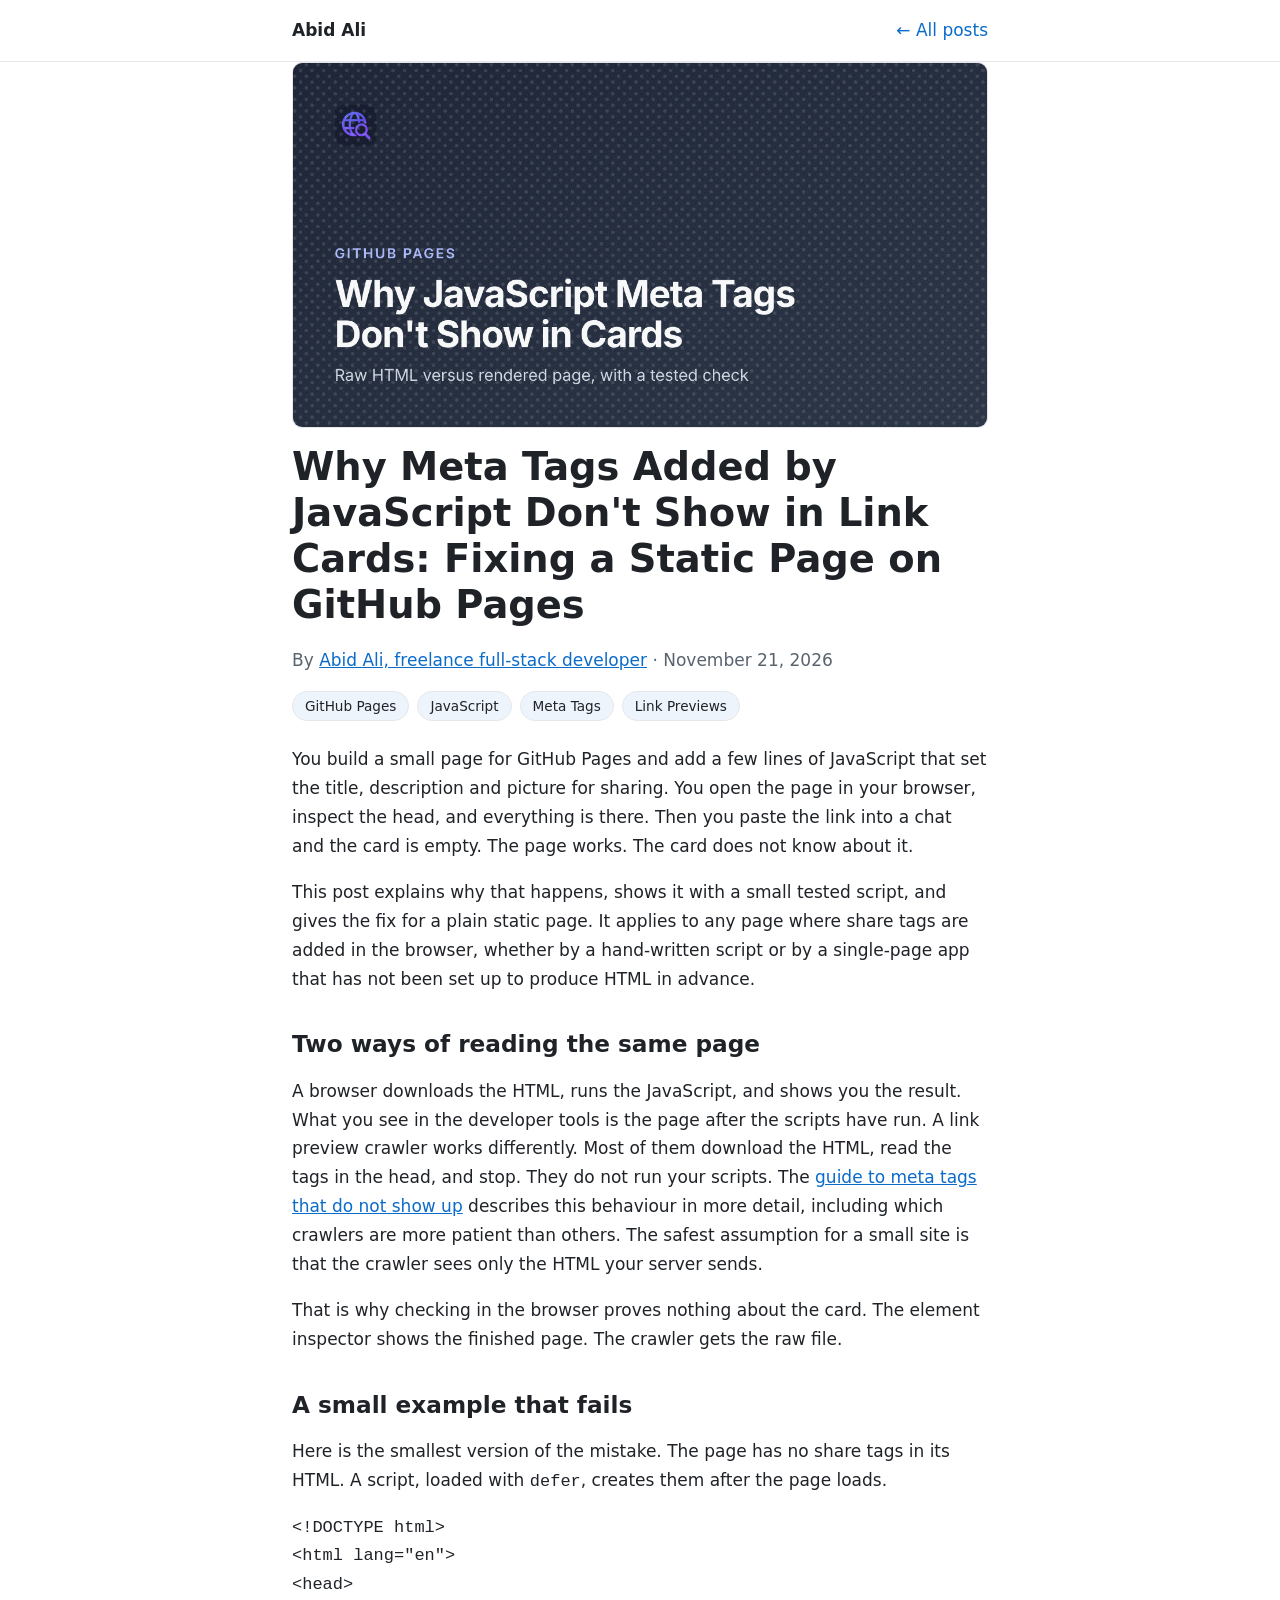
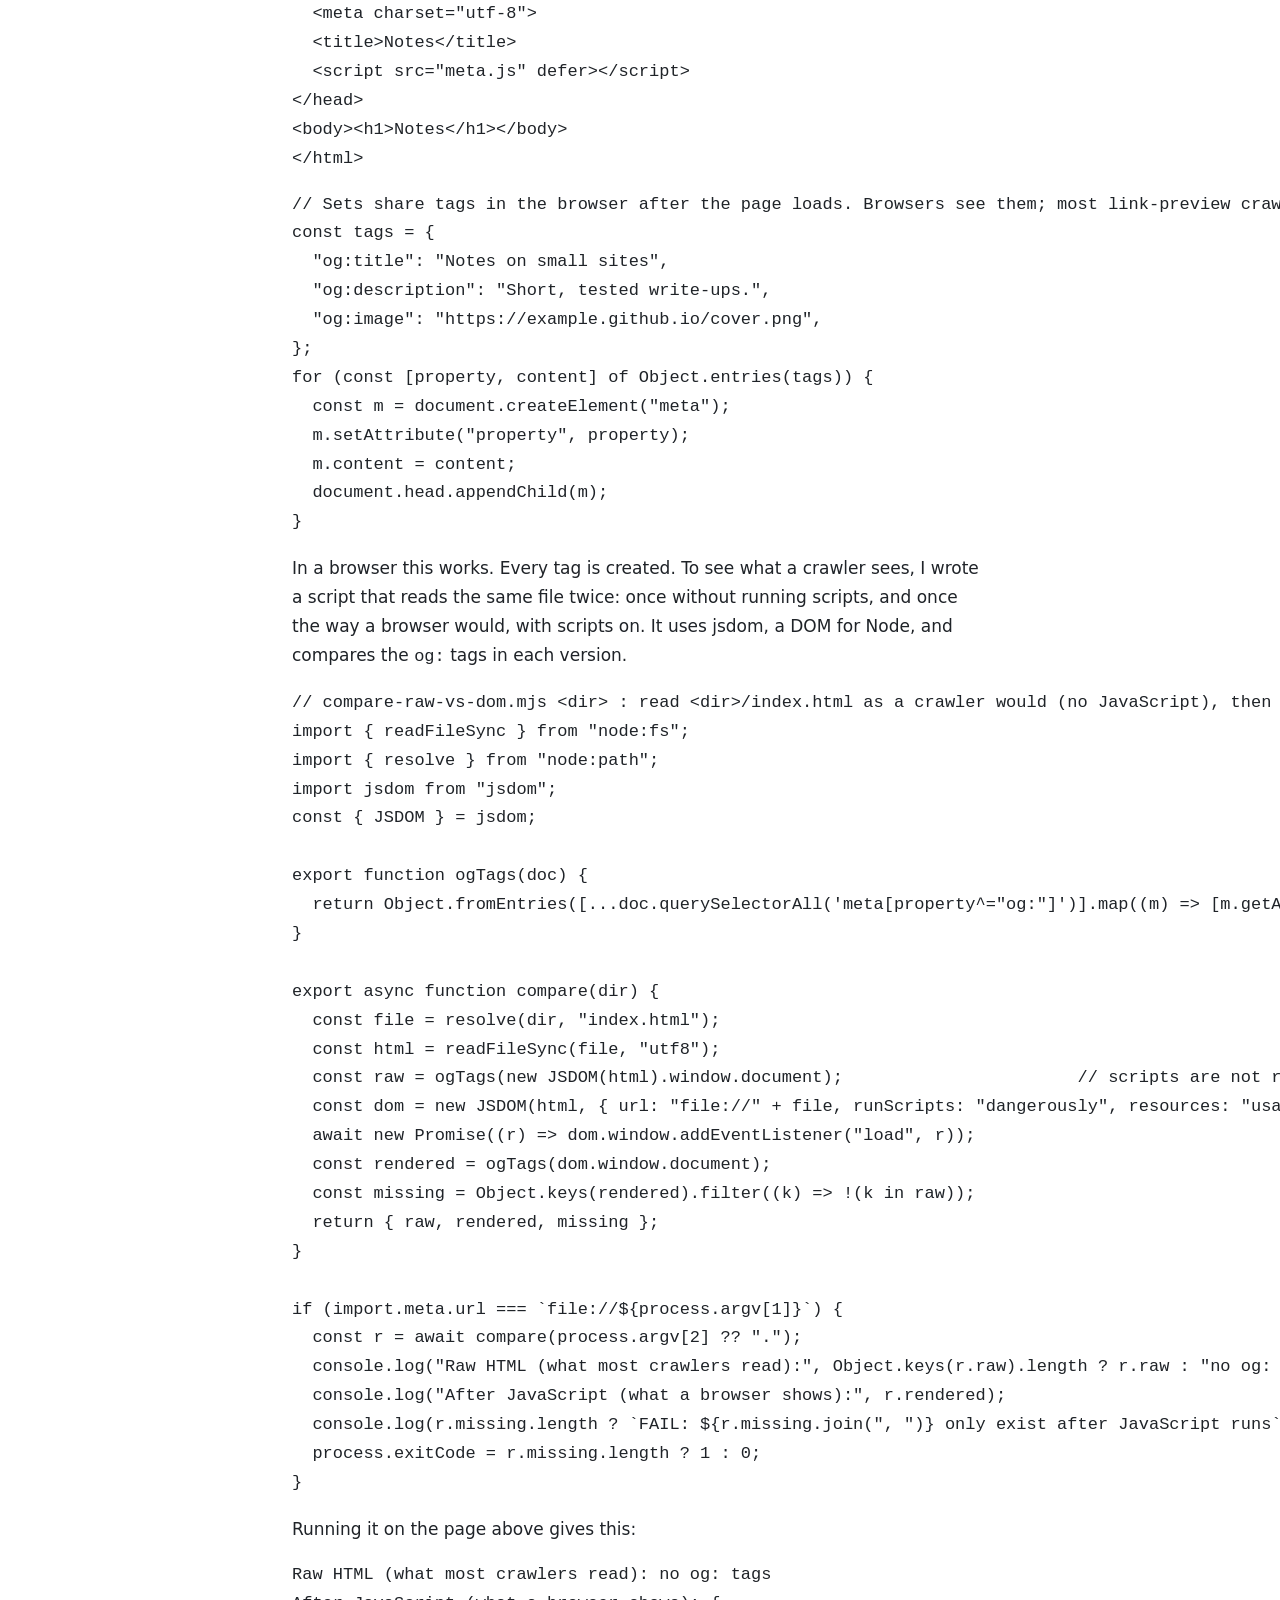
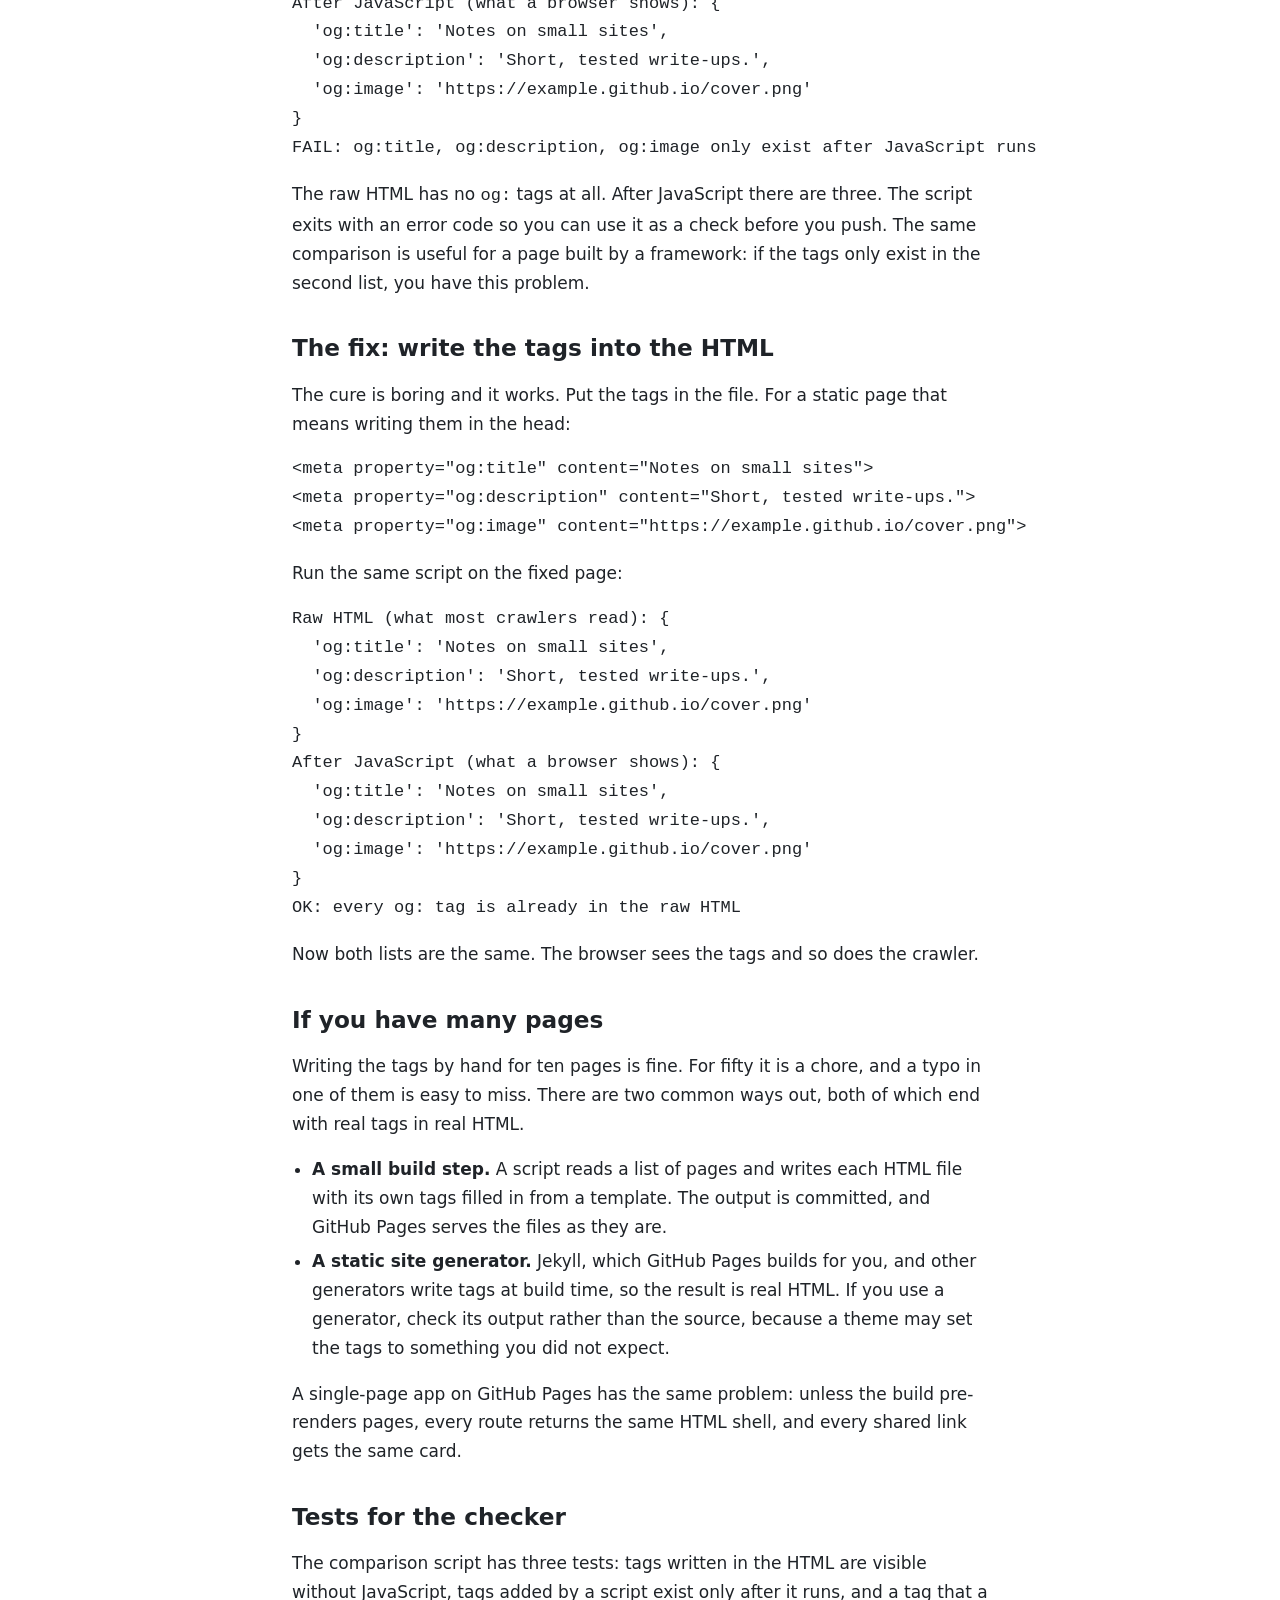
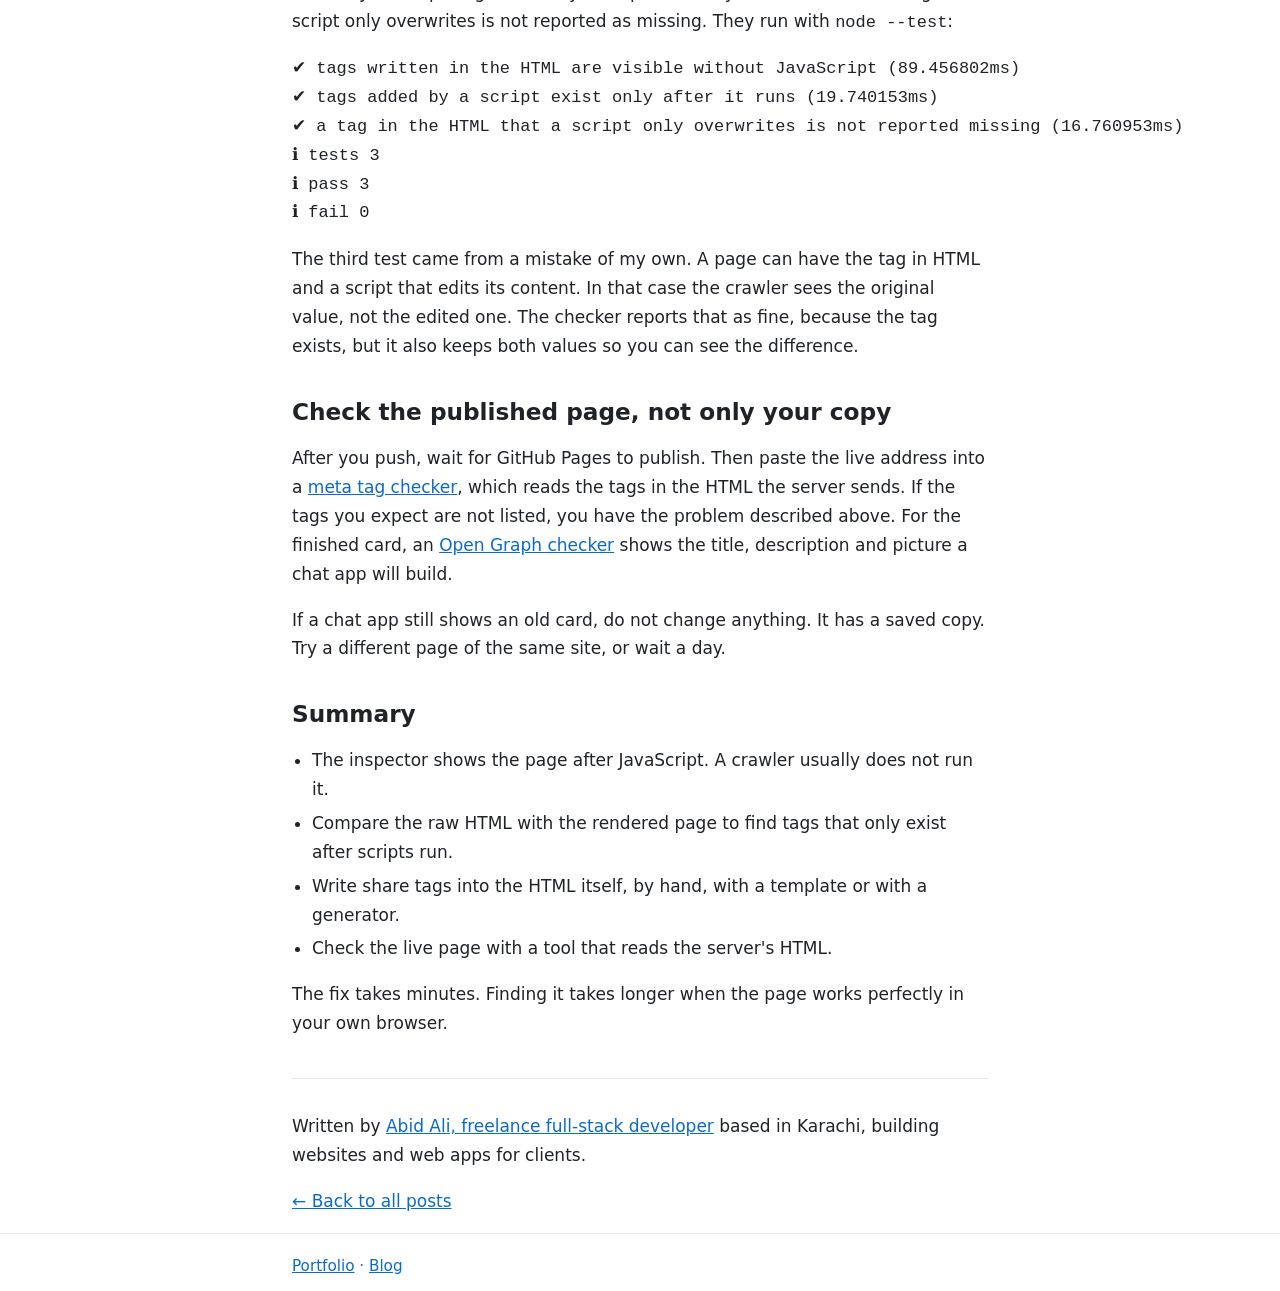
<file: blogs/js-meta-tags-link-cards-github-pages/index.html>
<!DOCTYPE html>
<html lang="en">
<head>
  <meta charset="utf-8">
  <meta name="viewport" content="width=device-width, initial-scale=1">
  <title>Why Meta Tags Added by JavaScript Don&#x27;t Show in Link Cards: Fixing a Static Page on GitHub Pages | Abid Ali</title>
  <meta name="description" content="Share tags set by JavaScript are visible in your browser but often invisible to link preview crawlers. A tested script shows the difference and the fix.">
  <meta name="author" content="Abid Ali">
  <link rel="canonical" href="https://abidali671.github.io/blogs/js-meta-tags-link-cards-github-pages/">
  <meta property="og:type" content="article">
  <meta property="og:site_name" content="Abid Ali">
  <meta property="og:locale" content="en_US">
  <meta property="og:title" content="Why Meta Tags Added by JavaScript Don&#x27;t Show in Link Cards: Fixing a Static Page on GitHub Pages">
  <meta property="og:description" content="Share tags set by JavaScript are visible in your browser but often invisible to link preview crawlers. A tested script shows the difference and the fix.">
  <meta property="og:url" content="https://abidali671.github.io/blogs/js-meta-tags-link-cards-github-pages/">
  <meta property="og:image" content="https://abidali671.github.io/blogs/js-meta-tags-link-cards-github-pages/cover.png">
  <meta property="og:image:width" content="1200">
  <meta property="og:image:height" content="630">
  <meta property="og:image:alt" content="Why JavaScript Meta Tags Don&#x27;t Show in Cards">
  <meta property="article:published_time" content="2026-11-21">
  <meta property="article:author" content="https://www.abid-ali.dev/">
  <meta property="article:tag" content="GitHub Pages">
  <meta property="article:tag" content="JavaScript">
  <meta property="article:tag" content="Meta Tags">
  <meta property="article:tag" content="Link Previews">
  <meta name="twitter:card" content="summary_large_image">
  <meta name="twitter:title" content="Why Meta Tags Added by JavaScript Don&#x27;t Show in Link Cards: Fixing a Static Page on GitHub Pages">
  <meta name="twitter:description" content="Share tags set by JavaScript are visible in your browser but often invisible to link preview crawlers. A tested script shows the difference and the fix.">
  <meta name="twitter:image" content="https://abidali671.github.io/blogs/js-meta-tags-link-cards-github-pages/cover.png">
  <meta name="twitter:image:alt" content="Why JavaScript Meta Tags Don&#x27;t Show in Cards">
  <link rel="stylesheet" href="../style.css">
  <script type="application/ld+json">
{
  "@context": "https://schema.org",
  "@type": "BlogPosting",
  "headline": "Why Meta Tags Added by JavaScript Don't Show in Link Cards: Fixing a Static Page on GitHub Pages",
  "description": "Share tags set by JavaScript are visible in your browser but often invisible to link preview crawlers. A tested script shows the difference and the fix.",
  "image": "https://abidali671.github.io/blogs/js-meta-tags-link-cards-github-pages/cover.png",
  "datePublished": "2026-11-21",
  "dateModified": "2026-11-21",
  "inLanguage": "en",
  "mainEntityOfPage": {
    "@type": "WebPage",
    "@id": "https://abidali671.github.io/blogs/js-meta-tags-link-cards-github-pages/"
  },
  "url": "https://abidali671.github.io/blogs/js-meta-tags-link-cards-github-pages/",
  "keywords": "GitHub Pages, JavaScript, Meta Tags, Link Previews",
  "wordCount": 1271,
  "author": {
    "@type": "Person",
    "name": "Abid Ali",
    "url": "https://www.abid-ali.dev/"
  },
  "publisher": {
    "@type": "Person",
    "name": "Abid Ali",
    "url": "https://www.abid-ali.dev/"
  }
}
  </script>
</head>
<body>
  <header class="site-header">
    <nav class="wrap nav"><a class="brand" href="https://www.abid-ali.dev/">Abid Ali</a><a href="/blogs/">&larr; All posts</a></nav>
  </header>
  <main class="wrap">
    <article class="post">
      <img class="cover" src="./cover.png" alt="Why JavaScript Meta Tags Don&#x27;t Show in Cards" width="1200" height="630">
      <h1>Why Meta Tags Added by JavaScript Don&#x27;t Show in Link Cards: Fixing a Static Page on GitHub Pages</h1>
      <p class="byline">By <a href="https://www.abid-ali.dev/">Abid Ali, freelance full-stack developer</a> &middot; <time datetime="2026-11-21">November 21, 2026</time></p>
      <ul class="tags" aria-label="Tags">
      <li class="tag">GitHub Pages</li>
      <li class="tag">JavaScript</li>
      <li class="tag">Meta Tags</li>
      <li class="tag">Link Previews</li>
      </ul>
      <div class="content">
<p>You build a small page for GitHub Pages and add a few lines of JavaScript that set the title, description and picture for sharing. You open the page in your browser, inspect the head, and everything is there. Then you paste the link into a chat and the card is empty. The page works. The card does not know about it.</p>

<p>This post explains why that happens, shows it with a small tested script, and gives the fix for a plain static page. It applies to any page where share tags are added in the browser, whether by a hand-written script or by a single-page app that has not been set up to produce HTML in advance.</p>

<h2>Two ways of reading the same page</h2>

<p>A browser downloads the HTML, runs the JavaScript, and shows you the result. What you see in the developer tools is the page after the scripts have run. A link preview crawler works differently. Most of them download the HTML, read the tags in the head, and stop. They do not run your scripts. The <a href="https://www.ogscope.pk/guides/javascript-meta-tags-not-showing" target="_blank" rel="noopener">guide to meta tags that do not show up</a> describes this behaviour in more detail, including which crawlers are more patient than others. The safest assumption for a small site is that the crawler sees only the HTML your server sends.</p>

<p>That is why checking in the browser proves nothing about the card. The element inspector shows the finished page. The crawler gets the raw file.</p>

<h2>A small example that fails</h2>

<p>Here is the smallest version of the mistake. The page has no share tags in its HTML. A script, loaded with <code>defer</code>, creates them after the page loads.</p>

<pre><code>&lt;!DOCTYPE html&gt;
&lt;html lang="en"&gt;
&lt;head&gt;
  &lt;meta charset="utf-8"&gt;
  &lt;title&gt;Notes&lt;/title&gt;
  &lt;script src="meta.js" defer&gt;&lt;/script&gt;
&lt;/head&gt;
&lt;body&gt;&lt;h1&gt;Notes&lt;/h1&gt;&lt;/body&gt;
&lt;/html&gt;</code></pre>

<pre><code>// Sets share tags in the browser after the page loads. Browsers see them; most link-preview crawlers never run this.
const tags = {
  "og:title": "Notes on small sites",
  "og:description": "Short, tested write-ups.",
  "og:image": "https://example.github.io/cover.png",
};
for (const [property, content] of Object.entries(tags)) {
  const m = document.createElement("meta");
  m.setAttribute("property", property);
  m.content = content;
  document.head.appendChild(m);
}</code></pre>

<p>In a browser this works. Every tag is created. To see what a crawler sees, I wrote a script that reads the same file twice: once without running scripts, and once the way a browser would, with scripts on. It uses jsdom, a DOM for Node, and compares the <code>og:</code> tags in each version.</p>

<pre><code>// compare-raw-vs-dom.mjs &lt;dir&gt; : read &lt;dir&gt;/index.html as a crawler would (no JavaScript), then as a browser would (JavaScript on).
import { readFileSync } from "node:fs";
import { resolve } from "node:path";
import jsdom from "jsdom";
const { JSDOM } = jsdom;

export function ogTags(doc) {
  return Object.fromEntries([...doc.querySelectorAll('meta[property^="og:"]')].map((m) =&gt; [m.getAttribute("property"), m.getAttribute("content")]));
}

export async function compare(dir) {
  const file = resolve(dir, "index.html");
  const html = readFileSync(file, "utf8");
  const raw = ogTags(new JSDOM(html).window.document);                       // scripts are not run
  const dom = new JSDOM(html, { url: "file://" + file, runScripts: "dangerously", resources: "usable" });
  await new Promise((r) =&gt; dom.window.addEventListener("load", r));
  const rendered = ogTags(dom.window.document);
  const missing = Object.keys(rendered).filter((k) =&gt; !(k in raw));
  return { raw, rendered, missing };
}

if (import.meta.url === `file://${process.argv[1]}`) {
  const r = await compare(process.argv[2] ?? ".");
  console.log("Raw HTML (what most crawlers read):", Object.keys(r.raw).length ? r.raw : "no og: tags");
  console.log("After JavaScript (what a browser shows):", r.rendered);
  console.log(r.missing.length ? `FAIL: ${r.missing.join(", ")} only exist after JavaScript runs` : "OK: every og: tag is already in the raw HTML");
  process.exitCode = r.missing.length ? 1 : 0;
}</code></pre>

<p>Running it on the page above gives this:</p>

<pre><code>Raw HTML (what most crawlers read): no og: tags
After JavaScript (what a browser shows): {
  'og:title': 'Notes on small sites',
  'og:description': 'Short, tested write-ups.',
  'og:image': 'https://example.github.io/cover.png'
}
FAIL: og:title, og:description, og:image only exist after JavaScript runs</code></pre>

<p>The raw HTML has no <code>og:</code> tags at all. After JavaScript there are three. The script exits with an error code so you can use it as a check before you push. The same comparison is useful for a page built by a framework: if the tags only exist in the second list, you have this problem.</p>

<h2>The fix: write the tags into the HTML</h2>

<p>The cure is boring and it works. Put the tags in the file. For a static page that means writing them in the head:</p>

<pre><code>&lt;meta property="og:title" content="Notes on small sites"&gt;
&lt;meta property="og:description" content="Short, tested write-ups."&gt;
&lt;meta property="og:image" content="https://example.github.io/cover.png"&gt;</code></pre>

<p>Run the same script on the fixed page:</p>

<pre><code>Raw HTML (what most crawlers read): {
  'og:title': 'Notes on small sites',
  'og:description': 'Short, tested write-ups.',
  'og:image': 'https://example.github.io/cover.png'
}
After JavaScript (what a browser shows): {
  'og:title': 'Notes on small sites',
  'og:description': 'Short, tested write-ups.',
  'og:image': 'https://example.github.io/cover.png'
}
OK: every og: tag is already in the raw HTML</code></pre>

<p>Now both lists are the same. The browser sees the tags and so does the crawler.</p>

<h2>If you have many pages</h2>

<p>Writing the tags by hand for ten pages is fine. For fifty it is a chore, and a typo in one of them is easy to miss. There are two common ways out, both of which end with real tags in real HTML.</p>

<ul>
<li><strong>A small build step.</strong> A script reads a list of pages and writes each HTML file with its own tags filled in from a template. The output is committed, and GitHub Pages serves the files as they are.</li>
<li><strong>A static site generator.</strong> Jekyll, which GitHub Pages builds for you, and other generators write tags at build time, so the result is real HTML. If you use a generator, check its output rather than the source, because a theme may set the tags to something you did not expect.</li>
</ul>

<p>A single-page app on GitHub Pages has the same problem: unless the build pre-renders pages, every route returns the same HTML shell, and every shared link gets the same card.</p>

<h2>Tests for the checker</h2>

<p>The comparison script has three tests: tags written in the HTML are visible without JavaScript, tags added by a script exist only after it runs, and a tag that a script only overwrites is not reported as missing. They run with <code>node --test</code>:</p>

<pre><code>✔ tags written in the HTML are visible without JavaScript (89.456802ms)
✔ tags added by a script exist only after it runs (19.740153ms)
✔ a tag in the HTML that a script only overwrites is not reported missing (16.760953ms)
ℹ tests 3
ℹ pass 3
ℹ fail 0</code></pre>

<p>The third test came from a mistake of my own. A page can have the tag in HTML and a script that edits its content. In that case the crawler sees the original value, not the edited one. The checker reports that as fine, because the tag exists, but it also keeps both values so you can see the difference.</p>

<h2>Check the published page, not only your copy</h2>

<p>After you push, wait for GitHub Pages to publish. Then paste the live address into a <a href="https://www.ogscope.pk/tools/meta-tag-checker" target="_blank" rel="noopener">meta tag checker</a>, which reads the tags in the HTML the server sends. If the tags you expect are not listed, you have the problem described above. For the finished card, an <a href="https://www.ogscope.pk/tools/open-graph-checker" target="_blank" rel="noopener">Open Graph checker</a> shows the title, description and picture a chat app will build.</p>

<p>If a chat app still shows an old card, do not change anything. It has a saved copy. Try a different page of the same site, or wait a day.</p>

<h2>Summary</h2>

<ul>
<li>The inspector shows the page after JavaScript. A crawler usually does not run it.</li>
<li>Compare the raw HTML with the rendered page to find tags that only exist after scripts run.</li>
<li>Write share tags into the HTML itself, by hand, with a template or with a generator.</li>
<li>Check the live page with a tool that reads the server's HTML.</li>
</ul>

<p>The fix takes minutes. Finding it takes longer when the page works perfectly in your own browser.</p>
      </div>
      <footer class="post-footer">
        <p class="author-note">Written by <a href="https://www.abid-ali.dev/">Abid Ali, freelance full-stack developer</a> based in Karachi, building websites and web apps for clients.</p>
        <p><a href="/blogs/">&larr; Back to all posts</a></p>
      </footer>
    </article>
  </main>
  <footer class="site-footer"><div class="wrap"><a href="https://www.abid-ali.dev/">Portfolio</a> &middot; <a href="/blogs/">Blog</a></div></footer>
</body>
</html>
</file>
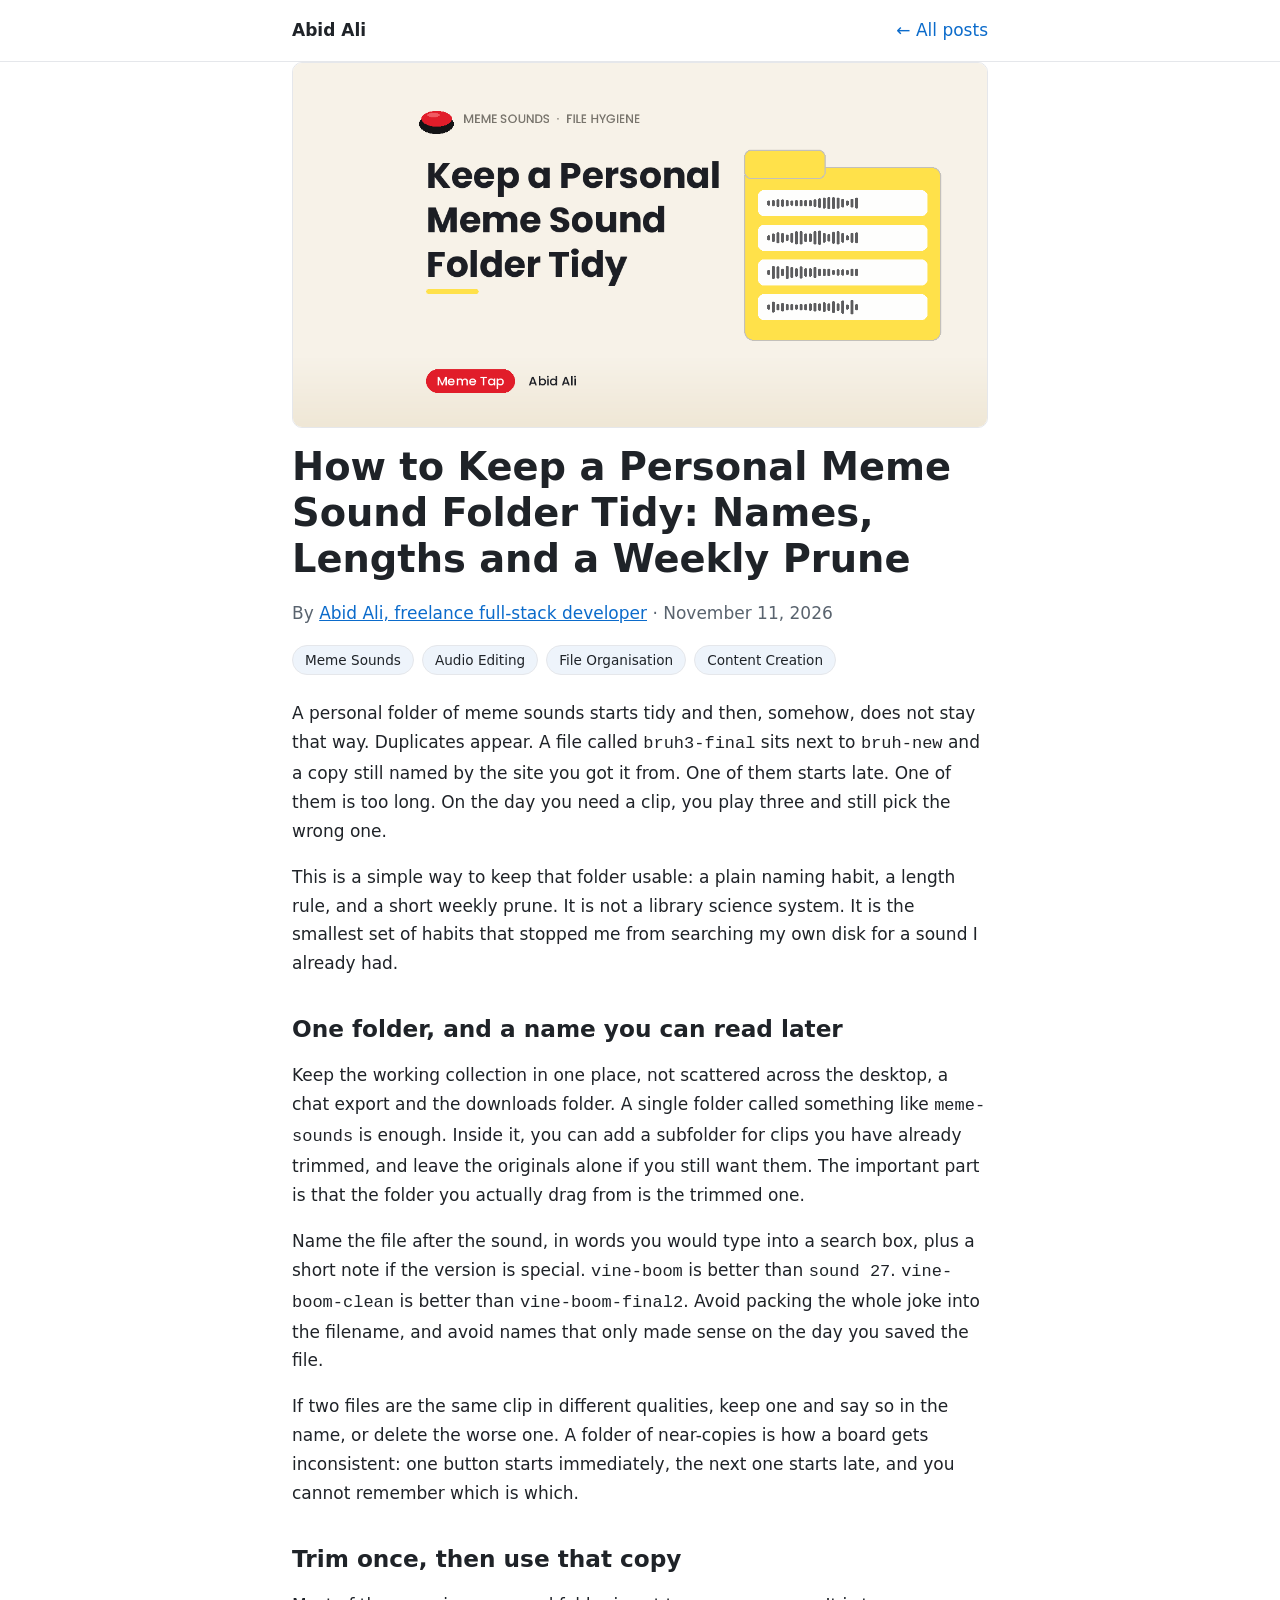
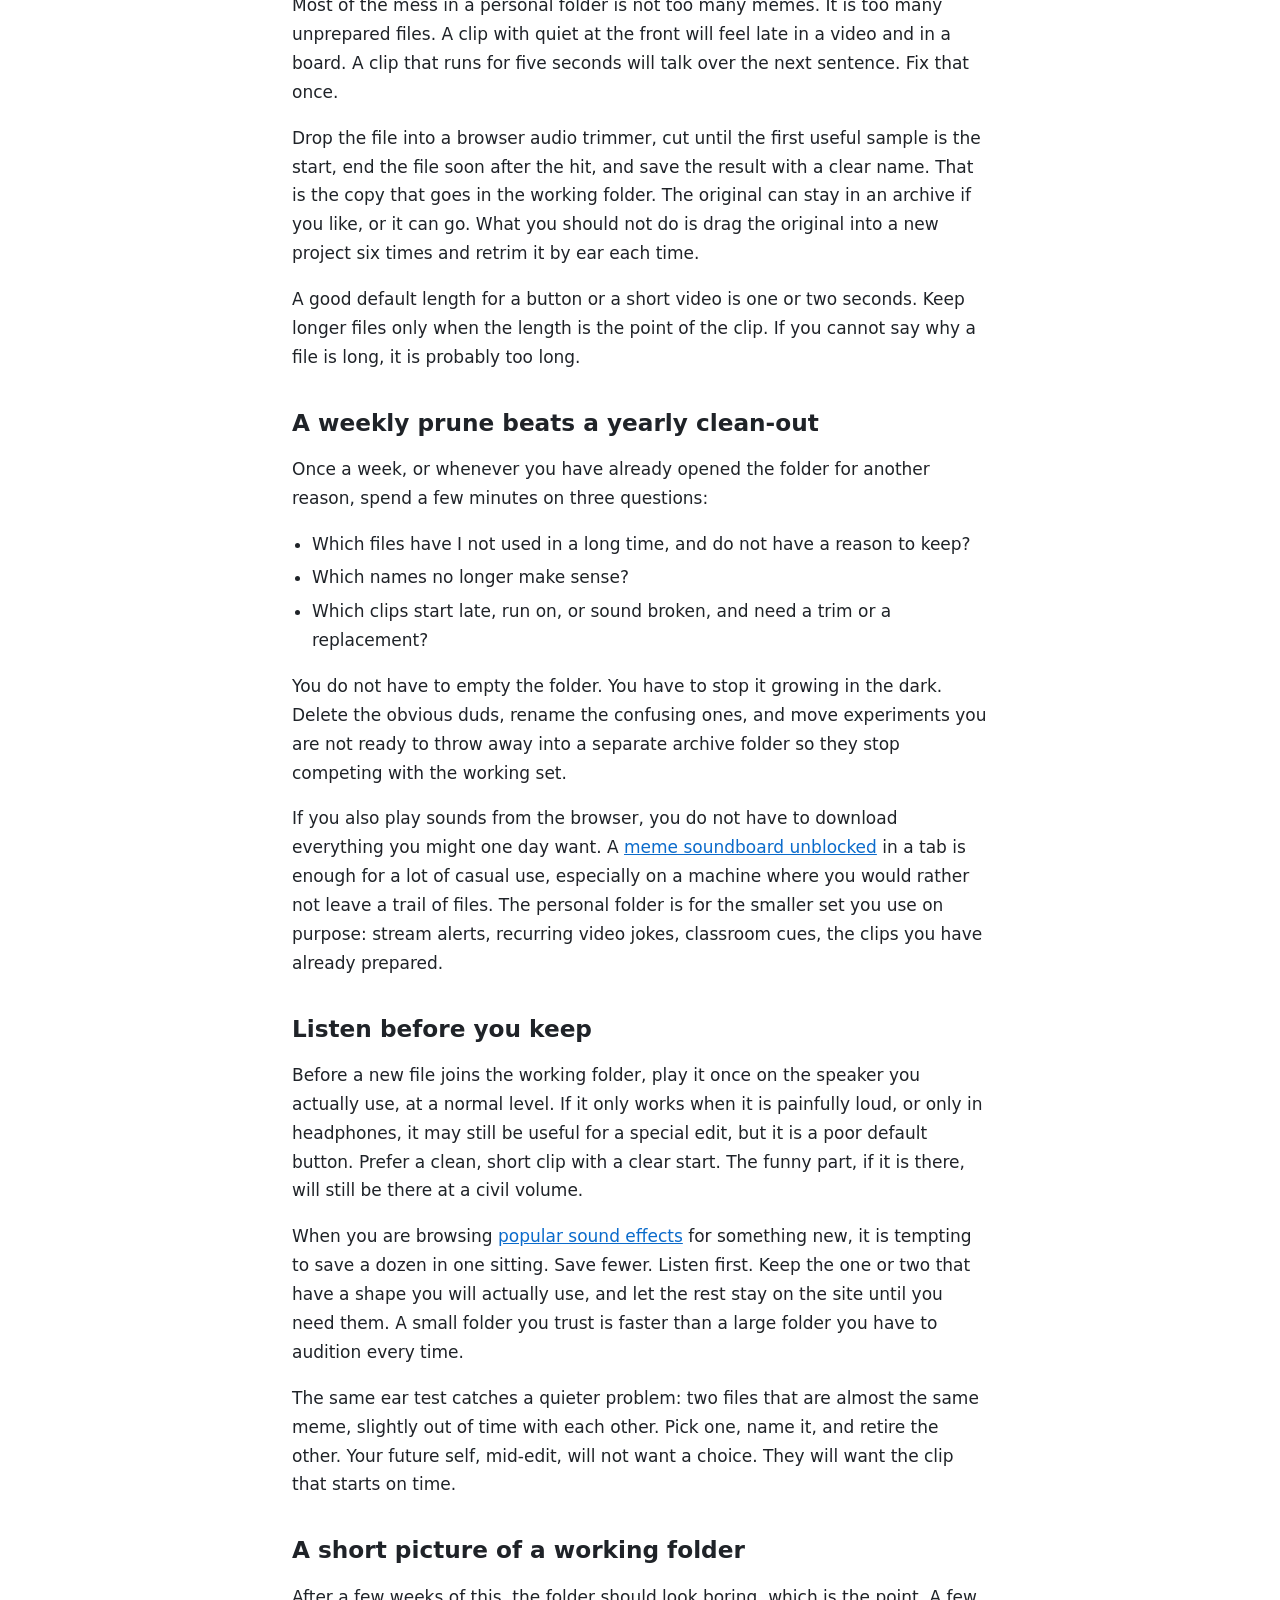
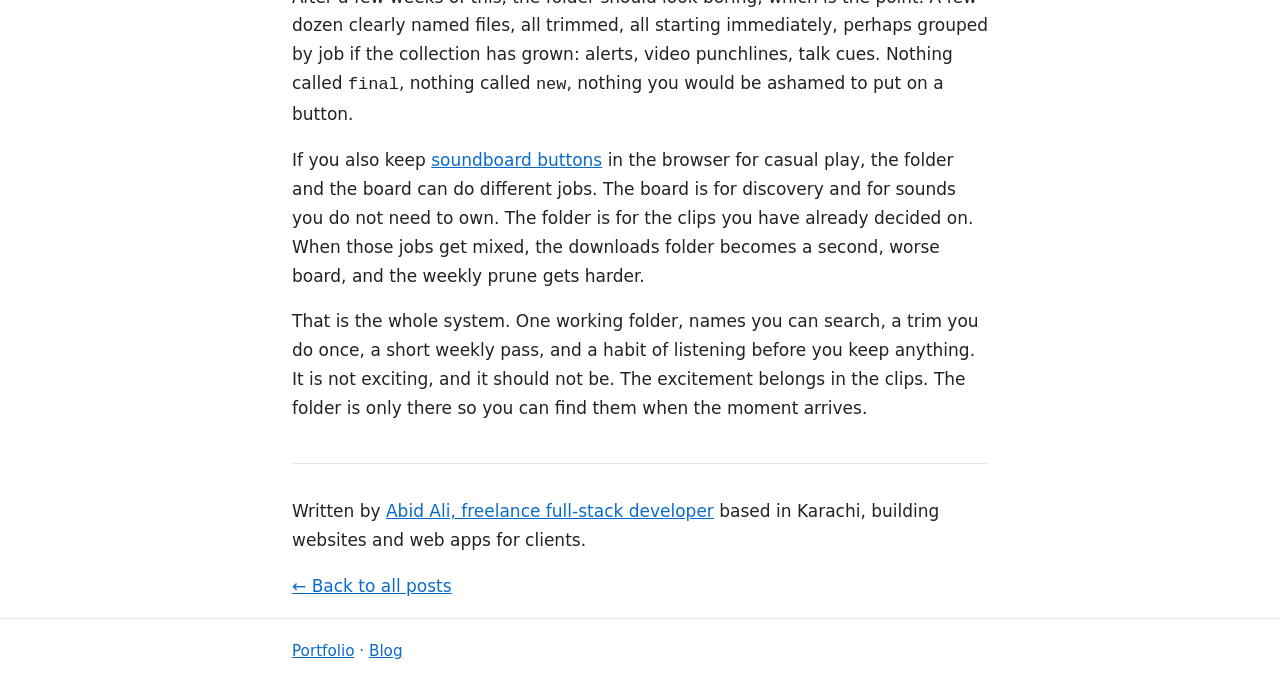
<file: blogs/keep-a-personal-meme-sound-folder-tidy/index.html>
<!DOCTYPE html>
<html lang="en">
<head>
  <meta charset="utf-8">
  <meta name="viewport" content="width=device-width, initial-scale=1">
  <title>How to Keep a Personal Meme Sound Folder Tidy: Names, Lengths and a Weekly Prune | Abid Ali</title>
  <meta name="description" content="A simple way to keep a personal meme-sound folder usable: clear names, a one-time trim, a short weekly prune, and a habit of listening before you keep a file.">
  <meta name="author" content="Abid Ali">
  <link rel="canonical" href="https://abidali671.github.io/blogs/keep-a-personal-meme-sound-folder-tidy/">
  <meta property="og:type" content="article">
  <meta property="og:site_name" content="Abid Ali">
  <meta property="og:locale" content="en_US">
  <meta property="og:title" content="How to Keep a Personal Meme Sound Folder Tidy: Names, Lengths and a Weekly Prune">
  <meta property="og:description" content="A simple way to keep a personal meme-sound folder usable: clear names, a one-time trim, a short weekly prune, and a habit of listening before you keep a file.">
  <meta property="og:url" content="https://abidali671.github.io/blogs/keep-a-personal-meme-sound-folder-tidy/">
  <meta property="og:image" content="https://abidali671.github.io/blogs/keep-a-personal-meme-sound-folder-tidy/cover.png">
  <meta property="og:image:width" content="1200">
  <meta property="og:image:height" content="630">
  <meta property="og:image:alt" content="Keep a Personal Meme Sound Folder Tidy">
  <meta property="article:published_time" content="2026-11-11">
  <meta property="article:author" content="https://www.abid-ali.dev/">
  <meta property="article:tag" content="Meme Sounds">
  <meta property="article:tag" content="Audio Editing">
  <meta property="article:tag" content="File Organisation">
  <meta property="article:tag" content="Content Creation">
  <meta name="twitter:card" content="summary_large_image">
  <meta name="twitter:title" content="How to Keep a Personal Meme Sound Folder Tidy: Names, Lengths and a Weekly Prune">
  <meta name="twitter:description" content="A simple way to keep a personal meme-sound folder usable: clear names, a one-time trim, a short weekly prune, and a habit of listening before you keep a file.">
  <meta name="twitter:image" content="https://abidali671.github.io/blogs/keep-a-personal-meme-sound-folder-tidy/cover.png">
  <meta name="twitter:image:alt" content="Keep a Personal Meme Sound Folder Tidy">
  <link rel="stylesheet" href="../style.css">
  <script type="application/ld+json">
{
  "@context": "https://schema.org",
  "@type": "BlogPosting",
  "headline": "How to Keep a Personal Meme Sound Folder Tidy: Names, Lengths and a Weekly Prune",
  "description": "A simple way to keep a personal meme-sound folder usable: clear names, a one-time trim, a short weekly prune, and a habit of listening before you keep a file.",
  "image": "https://abidali671.github.io/blogs/keep-a-personal-meme-sound-folder-tidy/cover.png",
  "datePublished": "2026-11-11",
  "dateModified": "2026-11-11",
  "inLanguage": "en",
  "mainEntityOfPage": {
    "@type": "WebPage",
    "@id": "https://abidali671.github.io/blogs/keep-a-personal-meme-sound-folder-tidy/"
  },
  "url": "https://abidali671.github.io/blogs/keep-a-personal-meme-sound-folder-tidy/",
  "keywords": "Meme Sounds, Audio Editing, File Organisation, Content Creation",
  "wordCount": 1049,
  "author": {
    "@type": "Person",
    "name": "Abid Ali",
    "url": "https://www.abid-ali.dev/"
  },
  "publisher": {
    "@type": "Person",
    "name": "Abid Ali",
    "url": "https://www.abid-ali.dev/"
  }
}
  </script>
</head>
<body>
  <header class="site-header">
    <nav class="wrap nav"><a class="brand" href="https://www.abid-ali.dev/">Abid Ali</a><a href="/blogs/">&larr; All posts</a></nav>
  </header>
  <main class="wrap">
    <article class="post">
      <img class="cover" src="./cover.png" alt="Keep a Personal Meme Sound Folder Tidy" width="1200" height="630">
      <h1>How to Keep a Personal Meme Sound Folder Tidy: Names, Lengths and a Weekly Prune</h1>
      <p class="byline">By <a href="https://www.abid-ali.dev/">Abid Ali, freelance full-stack developer</a> &middot; <time datetime="2026-11-11">November 11, 2026</time></p>
      <ul class="tags" aria-label="Tags">
      <li class="tag">Meme Sounds</li>
      <li class="tag">Audio Editing</li>
      <li class="tag">File Organisation</li>
      <li class="tag">Content Creation</li>
      </ul>
      <div class="content">
<p>A personal folder of meme sounds starts tidy and then, somehow, does not stay that way. Duplicates appear. A file called <code>bruh3-final</code> sits next to <code>bruh-new</code> and a copy still named by the site you got it from. One of them starts late. One of them is too long. On the day you need a clip, you play three and still pick the wrong one.</p>
<p>This is a simple way to keep that folder usable: a plain naming habit, a length rule, and a short weekly prune. It is not a library science system. It is the smallest set of habits that stopped me from searching my own disk for a sound I already had.</p>

<h2>One folder, and a name you can read later</h2>
<p>Keep the working collection in one place, not scattered across the desktop, a chat export and the downloads folder. A single folder called something like <code>meme-sounds</code> is enough. Inside it, you can add a subfolder for clips you have already trimmed, and leave the originals alone if you still want them. The important part is that the folder you actually drag from is the trimmed one.</p>
<p>Name the file after the sound, in words you would type into a search box, plus a short note if the version is special. <code>vine-boom</code> is better than <code>sound 27</code>. <code>vine-boom-clean</code> is better than <code>vine-boom-final2</code>. Avoid packing the whole joke into the filename, and avoid names that only made sense on the day you saved the file.</p>
<p>If two files are the same clip in different qualities, keep one and say so in the name, or delete the worse one. A folder of near-copies is how a board gets inconsistent: one button starts immediately, the next one starts late, and you cannot remember which is which.</p>

<h2>Trim once, then use that copy</h2>
<p>Most of the mess in a personal folder is not too many memes. It is too many unprepared files. A clip with quiet at the front will feel late in a video and in a board. A clip that runs for five seconds will talk over the next sentence. Fix that once.</p>
<p>Drop the file into a browser audio trimmer, cut until the first useful sample is the start, end the file soon after the hit, and save the result with a clear name. That is the copy that goes in the working folder. The original can stay in an archive if you like, or it can go. What you should not do is drag the original into a new project six times and retrim it by ear each time.</p>
<p>A good default length for a button or a short video is one or two seconds. Keep longer files only when the length is the point of the clip. If you cannot say why a file is long, it is probably too long.</p>

<h2>A weekly prune beats a yearly clean-out</h2>
<p>Once a week, or whenever you have already opened the folder for another reason, spend a few minutes on three questions:</p>
<ul>
<li>Which files have I not used in a long time, and do not have a reason to keep?</li>
<li>Which names no longer make sense?</li>
<li>Which clips start late, run on, or sound broken, and need a trim or a replacement?</li>
</ul>
<p>You do not have to empty the folder. You have to stop it growing in the dark. Delete the obvious duds, rename the confusing ones, and move experiments you are not ready to throw away into a separate archive folder so they stop competing with the working set.</p>
<p>If you also play sounds from the browser, you do not have to download everything you might one day want. A <a href="https://www.memetap.pk/blogs/soundboard-unblocked-for-school-chromebook-guide" target="_blank" rel="noopener">meme soundboard unblocked</a> in a tab is enough for a lot of casual use, especially on a machine where you would rather not leave a trail of files. The personal folder is for the smaller set you use on purpose: stream alerts, recurring video jokes, classroom cues, the clips you have already prepared.</p>

<h2>Listen before you keep</h2>
<p>Before a new file joins the working folder, play it once on the speaker you actually use, at a normal level. If it only works when it is painfully loud, or only in headphones, it may still be useful for a special edit, but it is a poor default button. Prefer a clean, short clip with a clear start. The funny part, if it is there, will still be there at a civil volume.</p>
<p>When you are browsing <a href="https://www.memetap.pk/trending" target="_blank" rel="noopener">popular sound effects</a> for something new, it is tempting to save a dozen in one sitting. Save fewer. Listen first. Keep the one or two that have a shape you will actually use, and let the rest stay on the site until you need them. A small folder you trust is faster than a large folder you have to audition every time.</p>
<p>The same ear test catches a quieter problem: two files that are almost the same meme, slightly out of time with each other. Pick one, name it, and retire the other. Your future self, mid-edit, will not want a choice. They will want the clip that starts on time.</p>

<h2>A short picture of a working folder</h2>
<p>After a few weeks of this, the folder should look boring, which is the point. A few dozen clearly named files, all trimmed, all starting immediately, perhaps grouped by job if the collection has grown: alerts, video punchlines, talk cues. Nothing called <code>final</code>, nothing called <code>new</code>, nothing you would be ashamed to put on a button.</p>
<p>If you also keep <a href="https://www.memetap.pk/blogs/what-is-a-soundboard-how-sound-effect-buttons-work" target="_blank" rel="noopener">soundboard buttons</a> in the browser for casual play, the folder and the board can do different jobs. The board is for discovery and for sounds you do not need to own. The folder is for the clips you have already decided on. When those jobs get mixed, the downloads folder becomes a second, worse board, and the weekly prune gets harder.</p>
<p>That is the whole system. One working folder, names you can search, a trim you do once, a short weekly pass, and a habit of listening before you keep anything. It is not exciting, and it should not be. The excitement belongs in the clips. The folder is only there so you can find them when the moment arrives.</p>
      </div>
      <footer class="post-footer">
        <p class="author-note">Written by <a href="https://www.abid-ali.dev/">Abid Ali, freelance full-stack developer</a> based in Karachi, building websites and web apps for clients.</p>
        <p><a href="/blogs/">&larr; Back to all posts</a></p>
      </footer>
    </article>
  </main>
  <footer class="site-footer"><div class="wrap"><a href="https://www.abid-ali.dev/">Portfolio</a> &middot; <a href="/blogs/">Blog</a></div></footer>
</body>
</html>
</file>
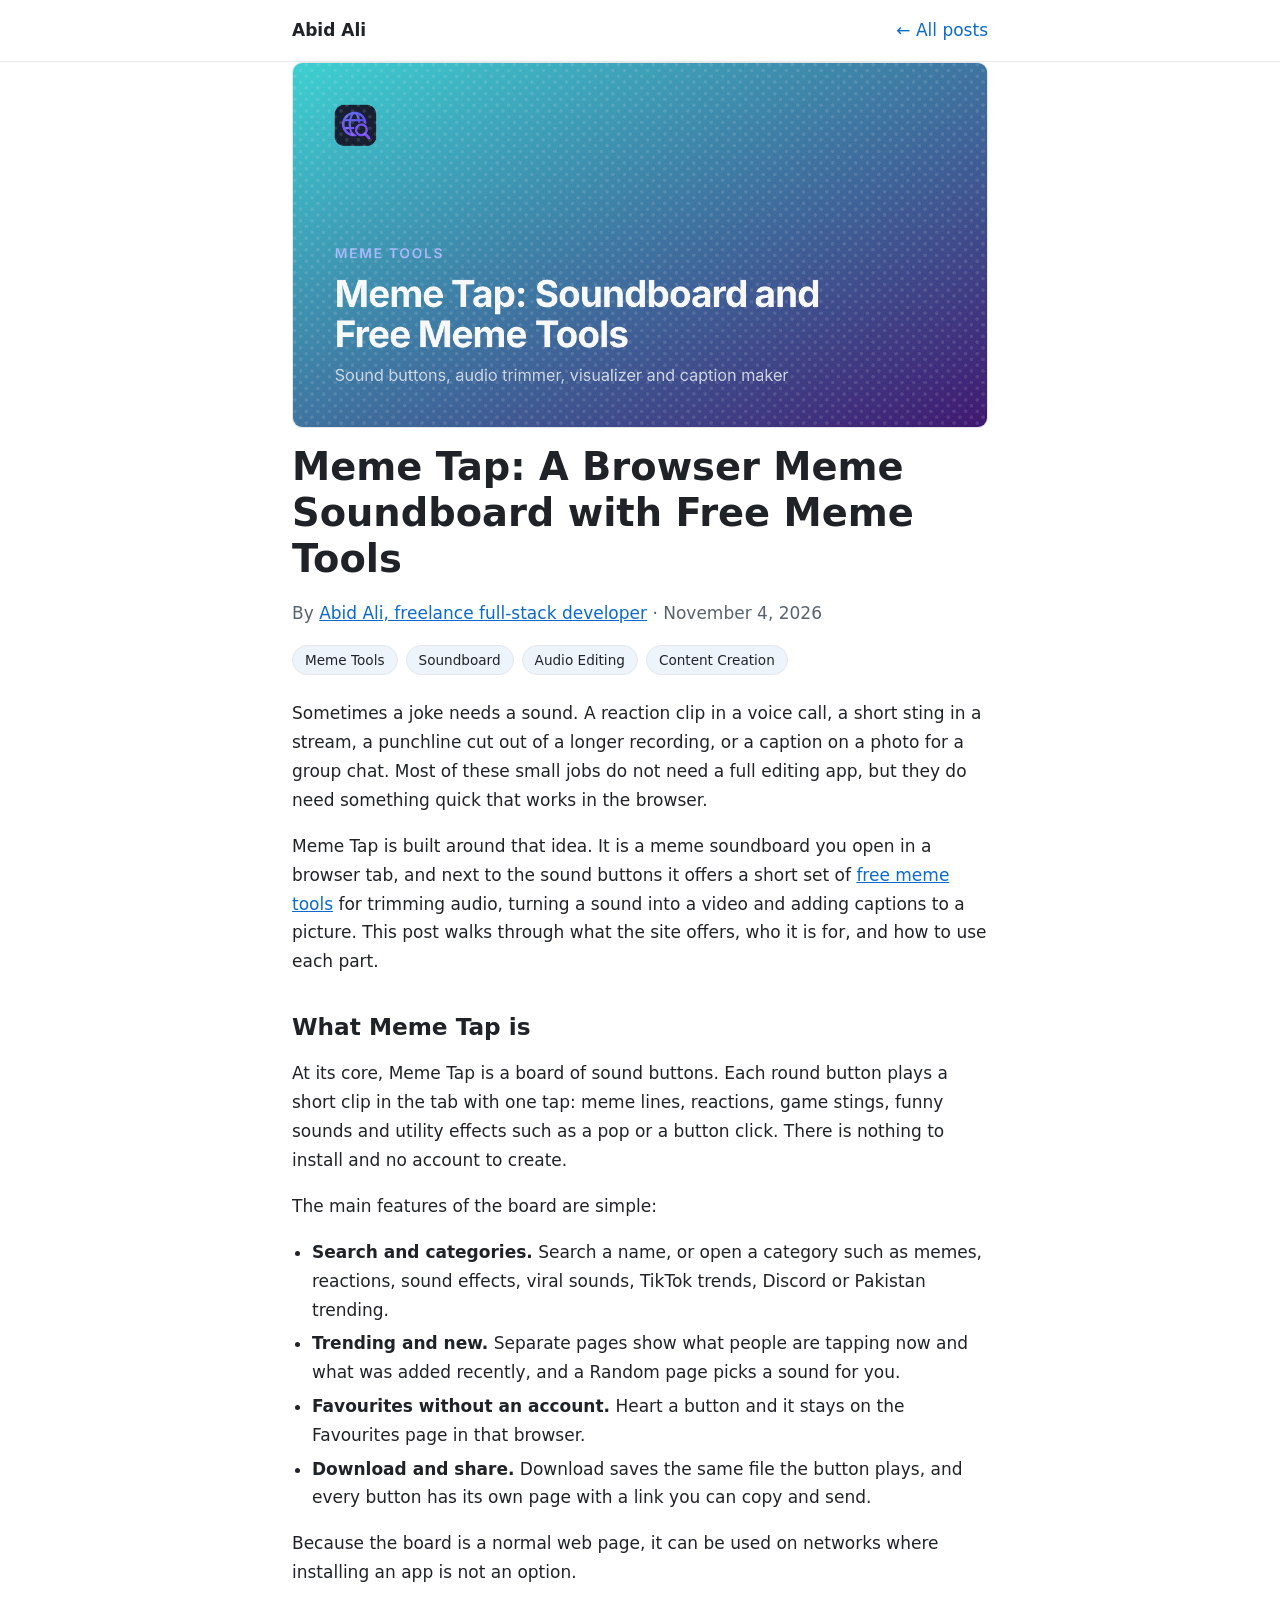
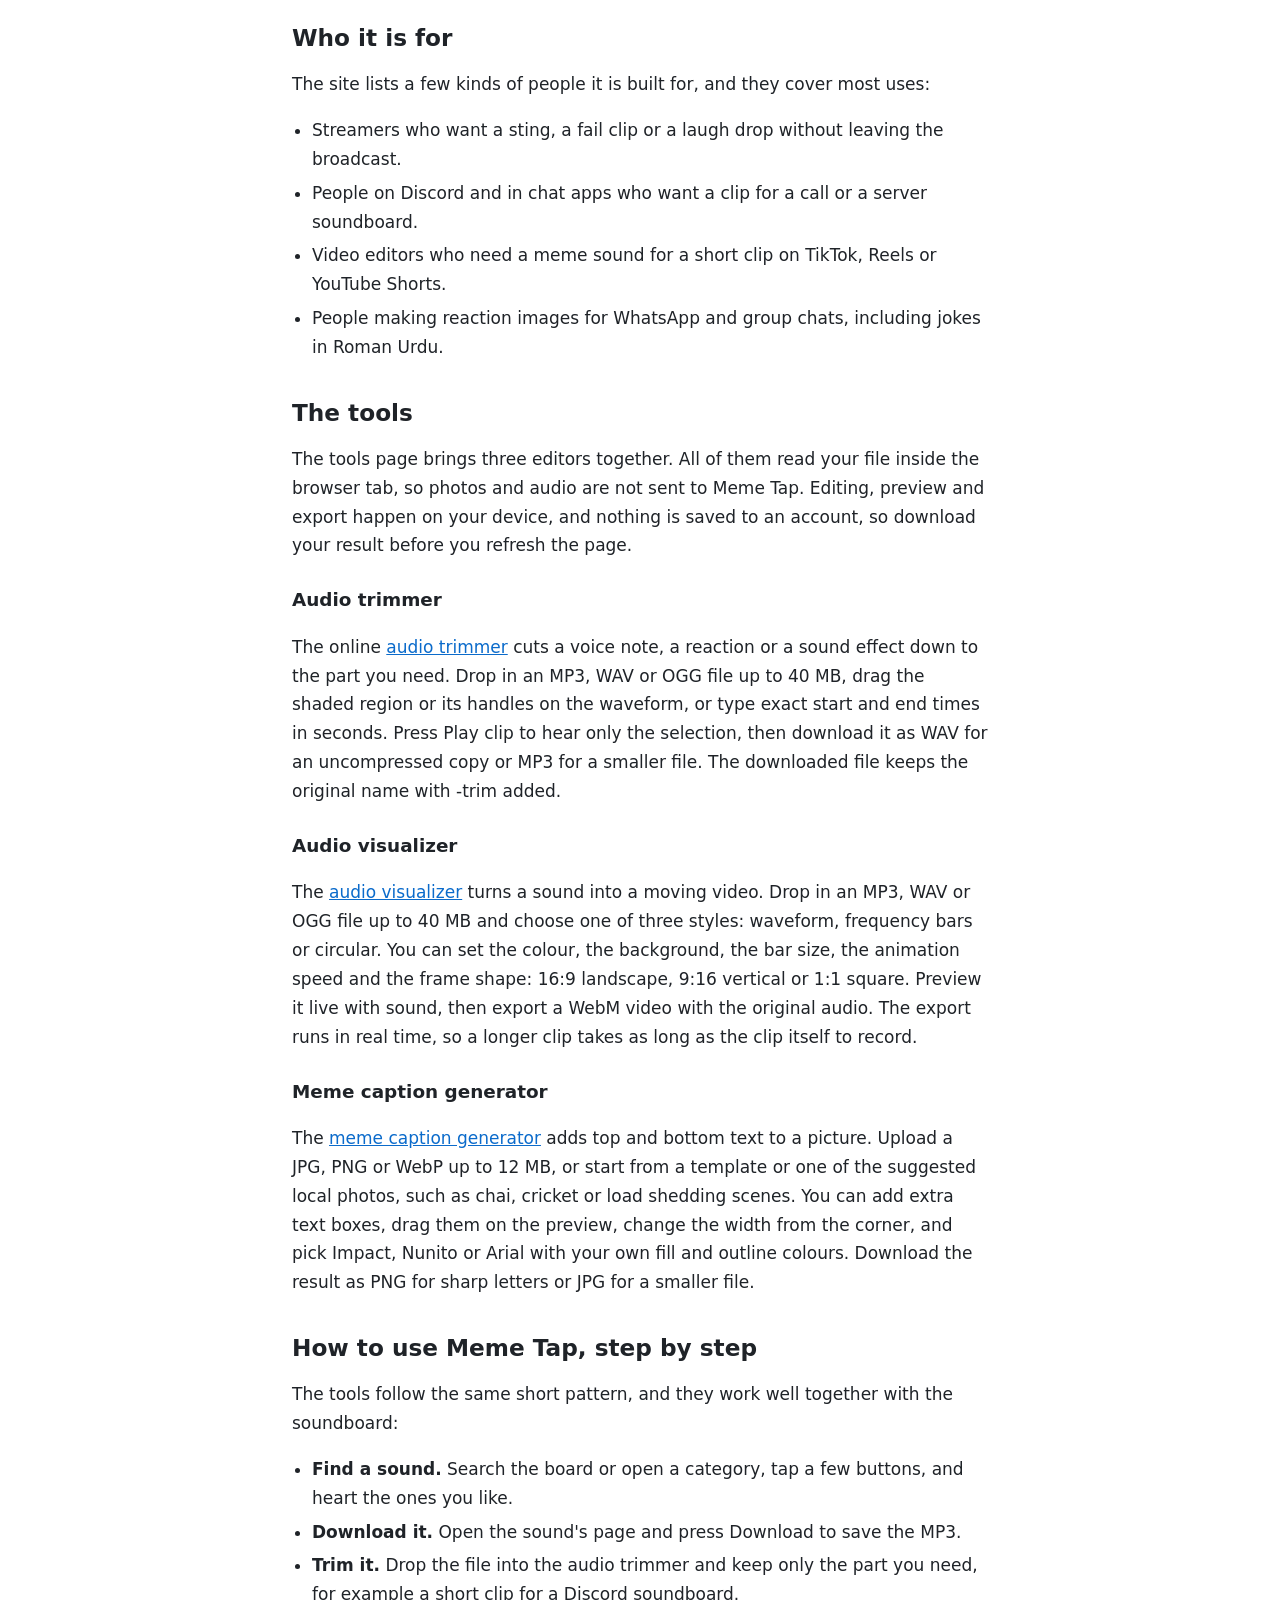
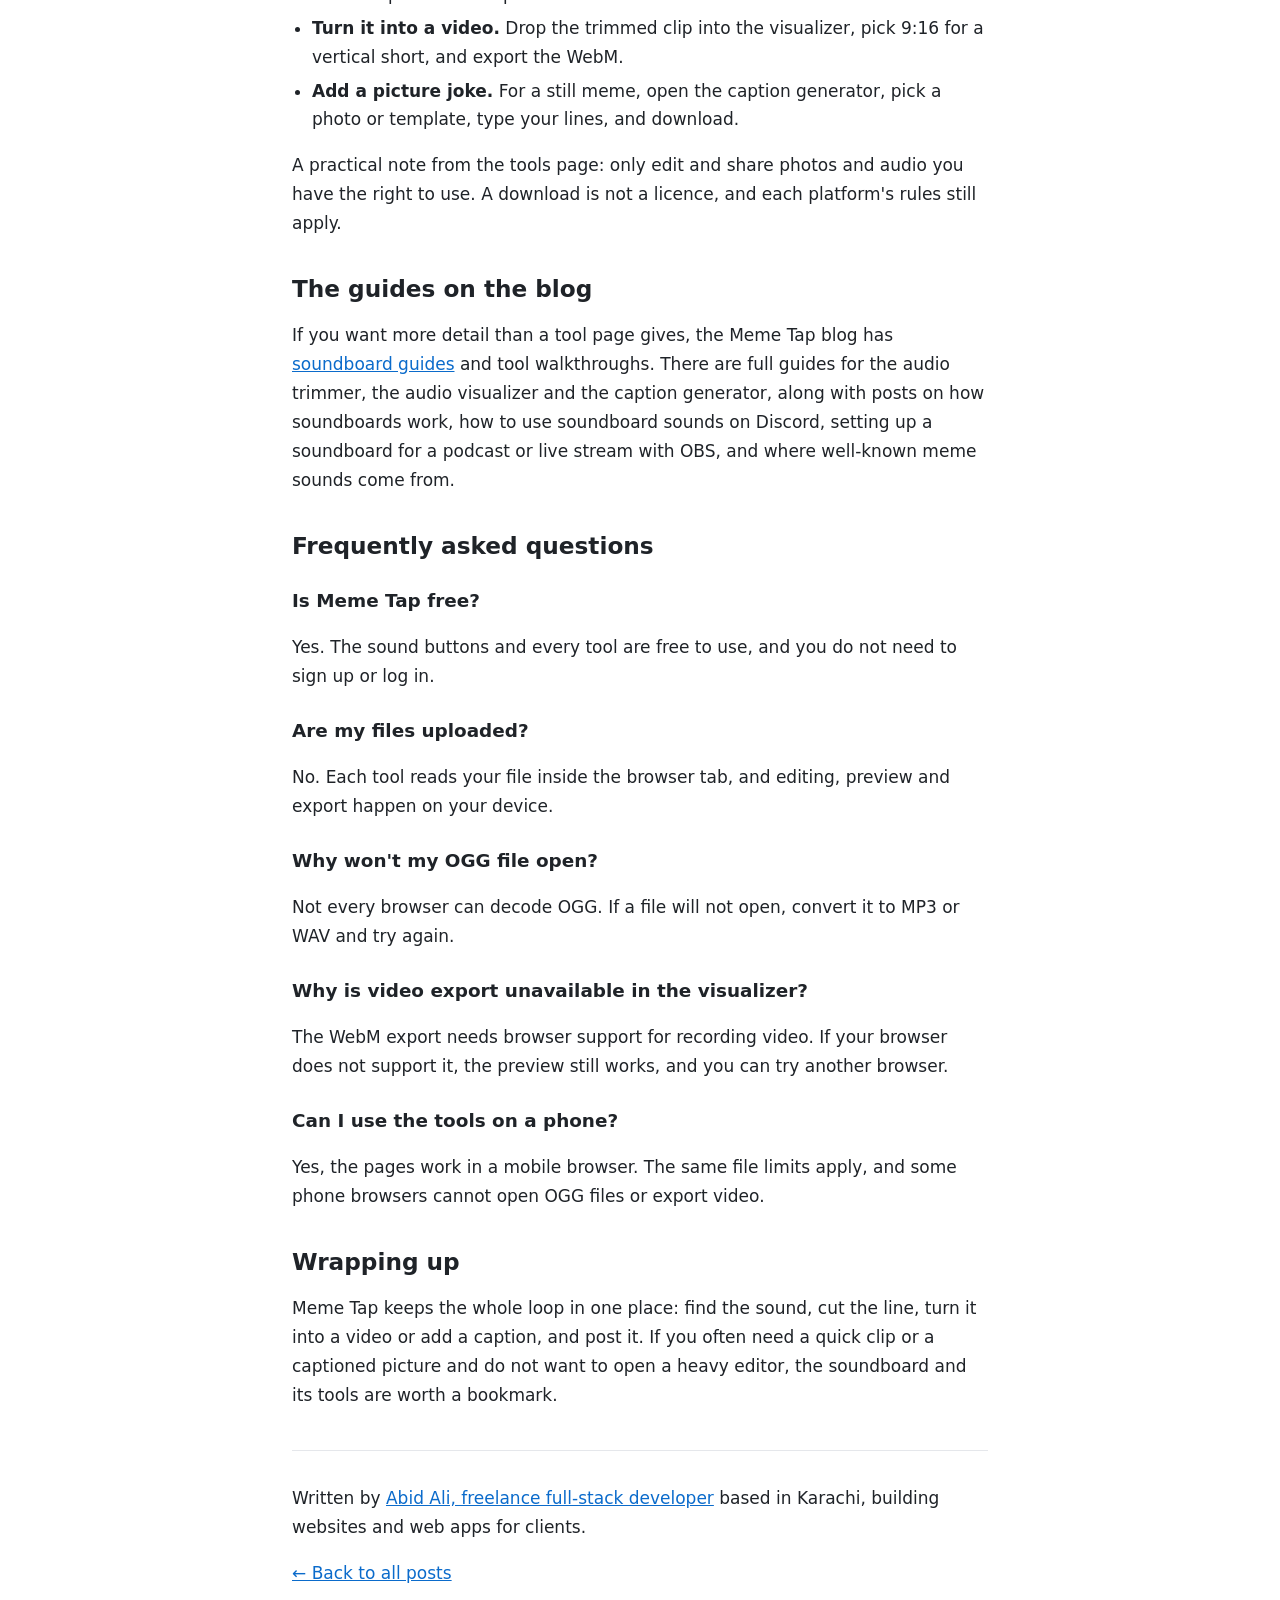
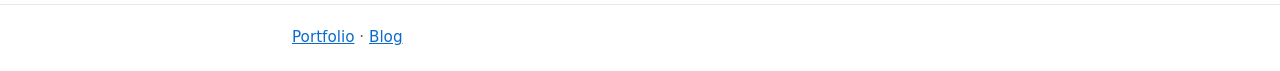
<file: blogs/meme-tap-meme-soundboard-and-free-meme-tools/index.html>
<!DOCTYPE html>
<html lang="en">
<head>
  <meta charset="utf-8">
  <meta name="viewport" content="width=device-width, initial-scale=1">
  <title>Meme Tap: A Browser Meme Soundboard with Free Meme Tools | Abid Ali</title>
  <meta name="description" content="An introduction to Meme Tap: a free meme soundboard in the browser, plus an audio trimmer, audio visualizer and meme caption generator. No account.">
  <meta name="author" content="Abid Ali">
  <link rel="canonical" href="https://abidali671.github.io/blogs/meme-tap-meme-soundboard-and-free-meme-tools/">
  <meta property="og:type" content="article">
  <meta property="og:site_name" content="Abid Ali">
  <meta property="og:locale" content="en_US">
  <meta property="og:title" content="Meme Tap: A Browser Meme Soundboard with Free Meme Tools">
  <meta property="og:description" content="An introduction to Meme Tap: a free meme soundboard in the browser, plus an audio trimmer, audio visualizer and meme caption generator. No account.">
  <meta property="og:url" content="https://abidali671.github.io/blogs/meme-tap-meme-soundboard-and-free-meme-tools/">
  <meta property="og:image" content="https://abidali671.github.io/blogs/meme-tap-meme-soundboard-and-free-meme-tools/cover.png">
  <meta property="og:image:width" content="1200">
  <meta property="og:image:height" content="630">
  <meta property="og:image:alt" content="Meme Tap: Soundboard and Free Meme Tools">
  <meta property="article:published_time" content="2026-11-04">
  <meta property="article:author" content="https://www.abid-ali.dev/">
  <meta property="article:tag" content="Meme Tools">
  <meta property="article:tag" content="Soundboard">
  <meta property="article:tag" content="Audio Editing">
  <meta property="article:tag" content="Content Creation">
  <meta name="twitter:card" content="summary_large_image">
  <meta name="twitter:title" content="Meme Tap: A Browser Meme Soundboard with Free Meme Tools">
  <meta name="twitter:description" content="An introduction to Meme Tap: a free meme soundboard in the browser, plus an audio trimmer, audio visualizer and meme caption generator. No account.">
  <meta name="twitter:image" content="https://abidali671.github.io/blogs/meme-tap-meme-soundboard-and-free-meme-tools/cover.png">
  <meta name="twitter:image:alt" content="Meme Tap: Soundboard and Free Meme Tools">
  <link rel="stylesheet" href="../style.css">
  <script type="application/ld+json">
{
  "@context": "https://schema.org",
  "@type": "BlogPosting",
  "headline": "Meme Tap: A Browser Meme Soundboard with Free Meme Tools",
  "description": "An introduction to Meme Tap: a free meme soundboard in the browser, plus an audio trimmer, audio visualizer and meme caption generator. No account.",
  "image": "https://abidali671.github.io/blogs/meme-tap-meme-soundboard-and-free-meme-tools/cover.png",
  "datePublished": "2026-11-04",
  "dateModified": "2026-11-04",
  "inLanguage": "en",
  "mainEntityOfPage": {
    "@type": "WebPage",
    "@id": "https://abidali671.github.io/blogs/meme-tap-meme-soundboard-and-free-meme-tools/"
  },
  "url": "https://abidali671.github.io/blogs/meme-tap-meme-soundboard-and-free-meme-tools/",
  "keywords": "Meme Tools, Soundboard, Audio Editing, Content Creation",
  "wordCount": 1143,
  "author": {
    "@type": "Person",
    "name": "Abid Ali",
    "url": "https://www.abid-ali.dev/"
  },
  "publisher": {
    "@type": "Person",
    "name": "Abid Ali",
    "url": "https://www.abid-ali.dev/"
  }
}
  </script>
</head>
<body>
  <header class="site-header">
    <nav class="wrap nav"><a class="brand" href="https://www.abid-ali.dev/">Abid Ali</a><a href="/blogs/">&larr; All posts</a></nav>
  </header>
  <main class="wrap">
    <article class="post">
      <img class="cover" src="./cover.png" alt="Meme Tap: Soundboard and Free Meme Tools" width="1200" height="630">
      <h1>Meme Tap: A Browser Meme Soundboard with Free Meme Tools</h1>
      <p class="byline">By <a href="https://www.abid-ali.dev/">Abid Ali, freelance full-stack developer</a> &middot; <time datetime="2026-11-04">November 4, 2026</time></p>
      <ul class="tags" aria-label="Tags">
      <li class="tag">Meme Tools</li>
      <li class="tag">Soundboard</li>
      <li class="tag">Audio Editing</li>
      <li class="tag">Content Creation</li>
      </ul>
      <div class="content">
<p>Sometimes a joke needs a sound. A reaction clip in a voice call, a short sting in a stream, a punchline cut out of a longer recording, or a caption on a photo for a group chat. Most of these small jobs do not need a full editing app, but they do need something quick that works in the browser.</p>
<p>Meme Tap is built around that idea. It is a meme soundboard you open in a browser tab, and next to the sound buttons it offers a short set of <a href="https://www.memetap.pk/tools" target="_blank" rel="noopener">free meme tools</a> for trimming audio, turning a sound into a video and adding captions to a picture. This post walks through what the site offers, who it is for, and how to use each part.</p>

<h2>What Meme Tap is</h2>
<p>At its core, Meme Tap is a board of sound buttons. Each round button plays a short clip in the tab with one tap: meme lines, reactions, game stings, funny sounds and utility effects such as a pop or a button click. There is nothing to install and no account to create.</p>
<p>The main features of the board are simple:</p>
<ul>
<li><strong>Search and categories.</strong> Search a name, or open a category such as memes, reactions, sound effects, viral sounds, TikTok trends, Discord or Pakistan trending.</li>
<li><strong>Trending and new.</strong> Separate pages show what people are tapping now and what was added recently, and a Random page picks a sound for you.</li>
<li><strong>Favourites without an account.</strong> Heart a button and it stays on the Favourites page in that browser.</li>
<li><strong>Download and share.</strong> Download saves the same file the button plays, and every button has its own page with a link you can copy and send.</li>
</ul>
<p>Because the board is a normal web page, it can be used on networks where installing an app is not an option.</p>

<h2>Who it is for</h2>
<p>The site lists a few kinds of people it is built for, and they cover most uses:</p>
<ul>
<li>Streamers who want a sting, a fail clip or a laugh drop without leaving the broadcast.</li>
<li>People on Discord and in chat apps who want a clip for a call or a server soundboard.</li>
<li>Video editors who need a meme sound for a short clip on TikTok, Reels or YouTube Shorts.</li>
<li>People making reaction images for WhatsApp and group chats, including jokes in Roman Urdu.</li>
</ul>

<h2>The tools</h2>
<p>The tools page brings three editors together. All of them read your file inside the browser tab, so photos and audio are not sent to Meme Tap. Editing, preview and export happen on your device, and nothing is saved to an account, so download your result before you refresh the page.</p>
<h3>Audio trimmer</h3>
<p>The online <a href="https://www.memetap.pk/tools/audio-trimmer" target="_blank" rel="noopener">audio trimmer</a> cuts a voice note, a reaction or a sound effect down to the part you need. Drop in an MP3, WAV or OGG file up to 40 MB, drag the shaded region or its handles on the waveform, or type exact start and end times in seconds. Press Play clip to hear only the selection, then download it as WAV for an uncompressed copy or MP3 for a smaller file. The downloaded file keeps the original name with -trim added.</p>
<h3>Audio visualizer</h3>
<p>The <a href="https://www.memetap.pk/tools/audio-visualizer" target="_blank" rel="noopener">audio visualizer</a> turns a sound into a moving video. Drop in an MP3, WAV or OGG file up to 40 MB and choose one of three styles: waveform, frequency bars or circular. You can set the colour, the background, the bar size, the animation speed and the frame shape: 16:9 landscape, 9:16 vertical or 1:1 square. Preview it live with sound, then export a WebM video with the original audio. The export runs in real time, so a longer clip takes as long as the clip itself to record.</p>
<h3>Meme caption generator</h3>
<p>The <a href="https://www.memetap.pk/tools/meme-caption-generator" target="_blank" rel="noopener">meme caption generator</a> adds top and bottom text to a picture. Upload a JPG, PNG or WebP up to 12 MB, or start from a template or one of the suggested local photos, such as chai, cricket or load shedding scenes. You can add extra text boxes, drag them on the preview, change the width from the corner, and pick Impact, Nunito or Arial with your own fill and outline colours. Download the result as PNG for sharp letters or JPG for a smaller file.</p>

<h2>How to use Meme Tap, step by step</h2>
<p>The tools follow the same short pattern, and they work well together with the soundboard:</p>
<ul>
<li><strong>Find a sound.</strong> Search the board or open a category, tap a few buttons, and heart the ones you like.</li>
<li><strong>Download it.</strong> Open the sound's page and press Download to save the MP3.</li>
<li><strong>Trim it.</strong> Drop the file into the audio trimmer and keep only the part you need, for example a short clip for a Discord soundboard.</li>
<li><strong>Turn it into a video.</strong> Drop the trimmed clip into the visualizer, pick 9:16 for a vertical short, and export the WebM.</li>
<li><strong>Add a picture joke.</strong> For a still meme, open the caption generator, pick a photo or template, type your lines, and download.</li>
</ul>
<p>A practical note from the tools page: only edit and share photos and audio you have the right to use. A download is not a licence, and each platform's rules still apply.</p>

<h2>The guides on the blog</h2>
<p>If you want more detail than a tool page gives, the Meme Tap blog has <a href="https://www.memetap.pk/blogs" target="_blank" rel="noopener">soundboard guides</a> and tool walkthroughs. There are full guides for the audio trimmer, the audio visualizer and the caption generator, along with posts on how soundboards work, how to use soundboard sounds on Discord, setting up a soundboard for a podcast or live stream with OBS, and where well-known meme sounds come from.</p>

<h2>Frequently asked questions</h2>
<h3>Is Meme Tap free?</h3>
<p>Yes. The sound buttons and every tool are free to use, and you do not need to sign up or log in.</p>
<h3>Are my files uploaded?</h3>
<p>No. Each tool reads your file inside the browser tab, and editing, preview and export happen on your device.</p>
<h3>Why won't my OGG file open?</h3>
<p>Not every browser can decode OGG. If a file will not open, convert it to MP3 or WAV and try again.</p>
<h3>Why is video export unavailable in the visualizer?</h3>
<p>The WebM export needs browser support for recording video. If your browser does not support it, the preview still works, and you can try another browser.</p>
<h3>Can I use the tools on a phone?</h3>
<p>Yes, the pages work in a mobile browser. The same file limits apply, and some phone browsers cannot open OGG files or export video.</p>

<h2>Wrapping up</h2>
<p>Meme Tap keeps the whole loop in one place: find the sound, cut the line, turn it into a video or add a caption, and post it. If you often need a quick clip or a captioned picture and do not want to open a heavy editor, the soundboard and its tools are worth a bookmark.</p>
      </div>
      <footer class="post-footer">
        <p class="author-note">Written by <a href="https://www.abid-ali.dev/">Abid Ali, freelance full-stack developer</a> based in Karachi, building websites and web apps for clients.</p>
        <p><a href="/blogs/">&larr; Back to all posts</a></p>
      </footer>
    </article>
  </main>
  <footer class="site-footer"><div class="wrap"><a href="https://www.abid-ali.dev/">Portfolio</a> &middot; <a href="/blogs/">Blog</a></div></footer>
</body>
</html>
</file>
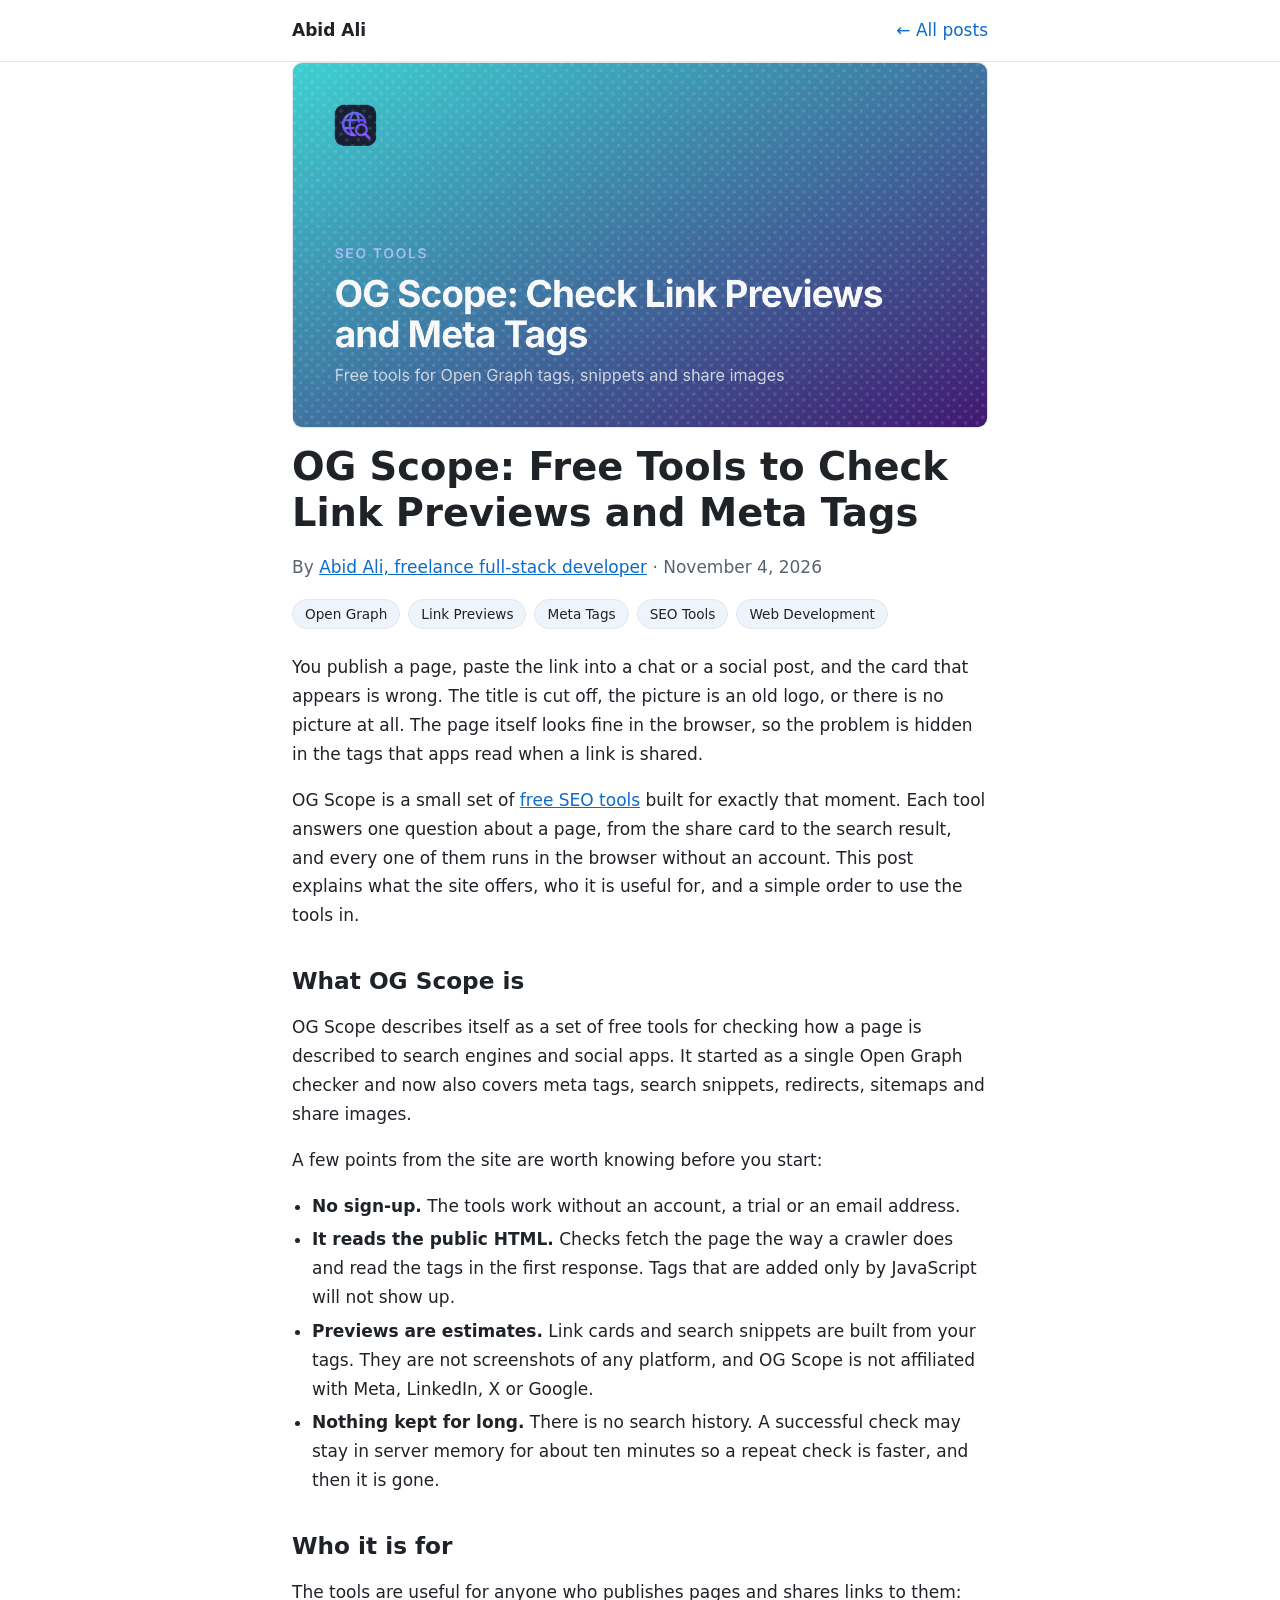
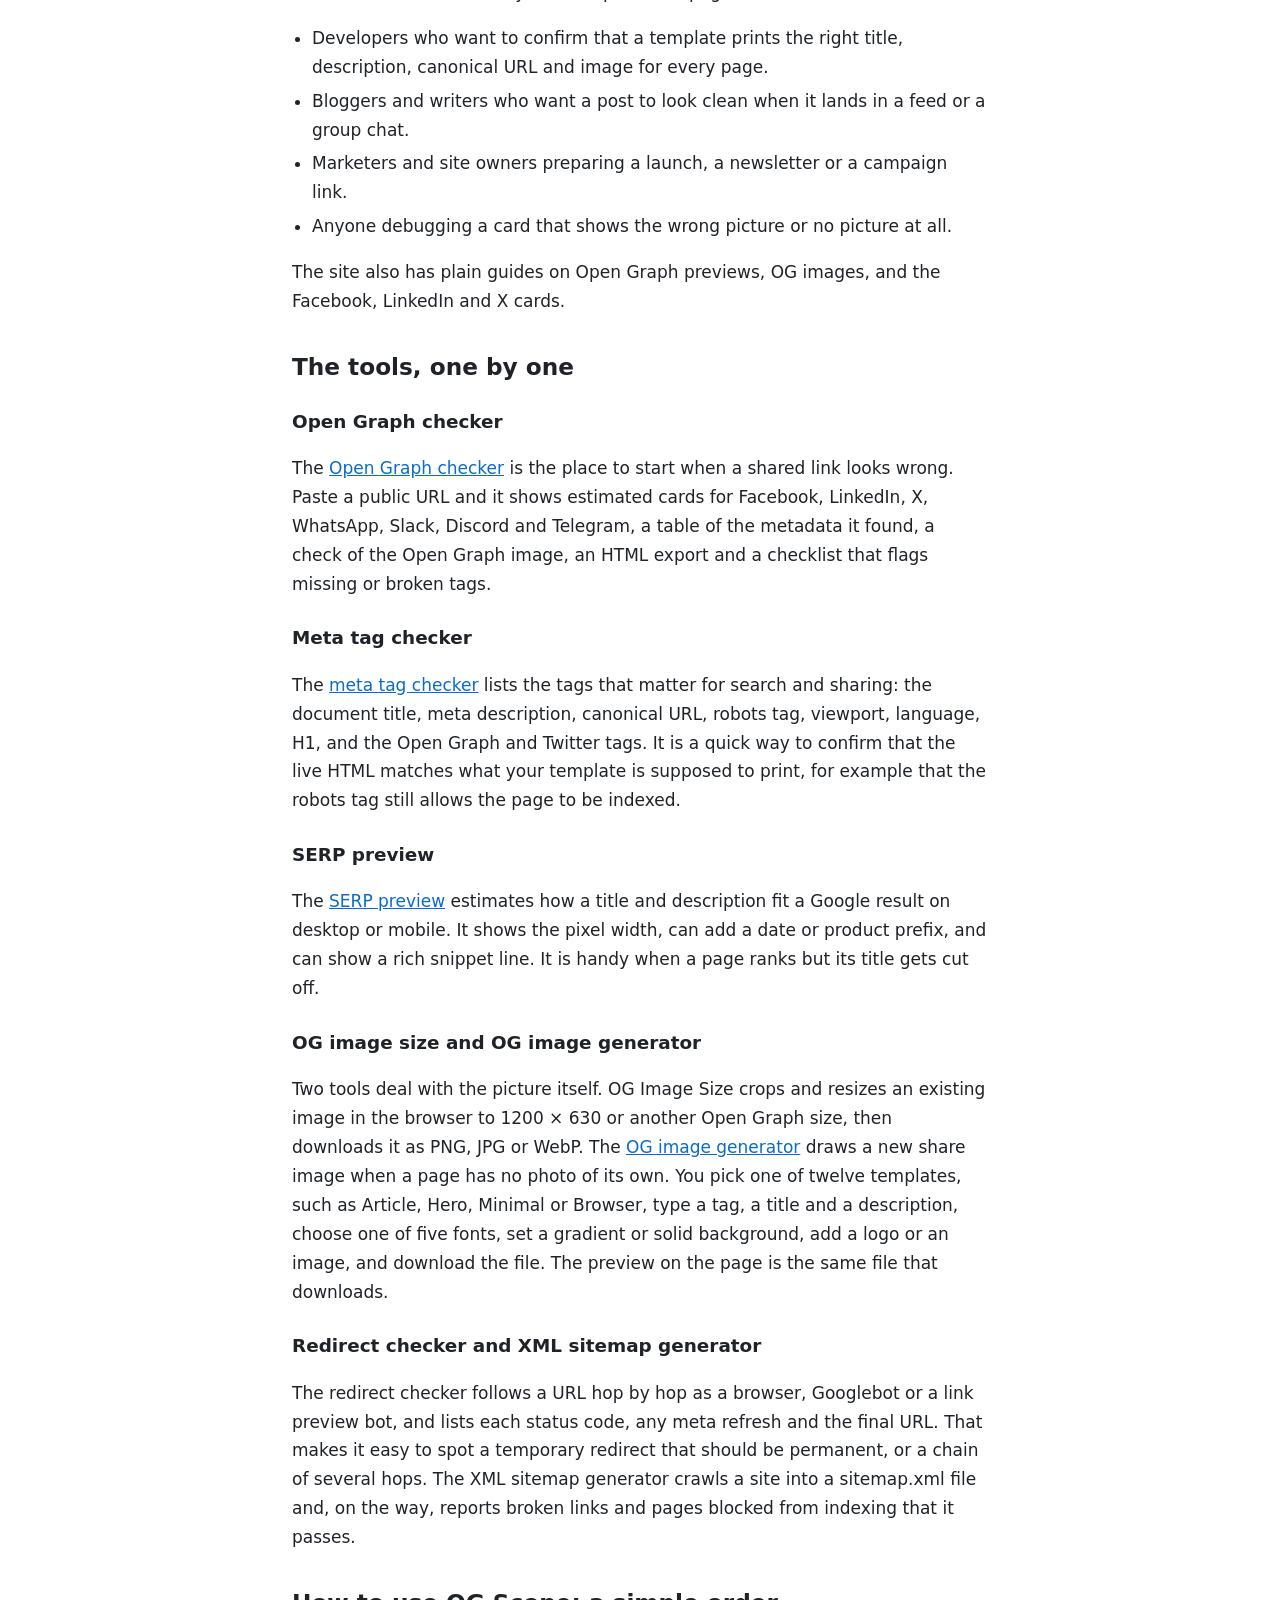
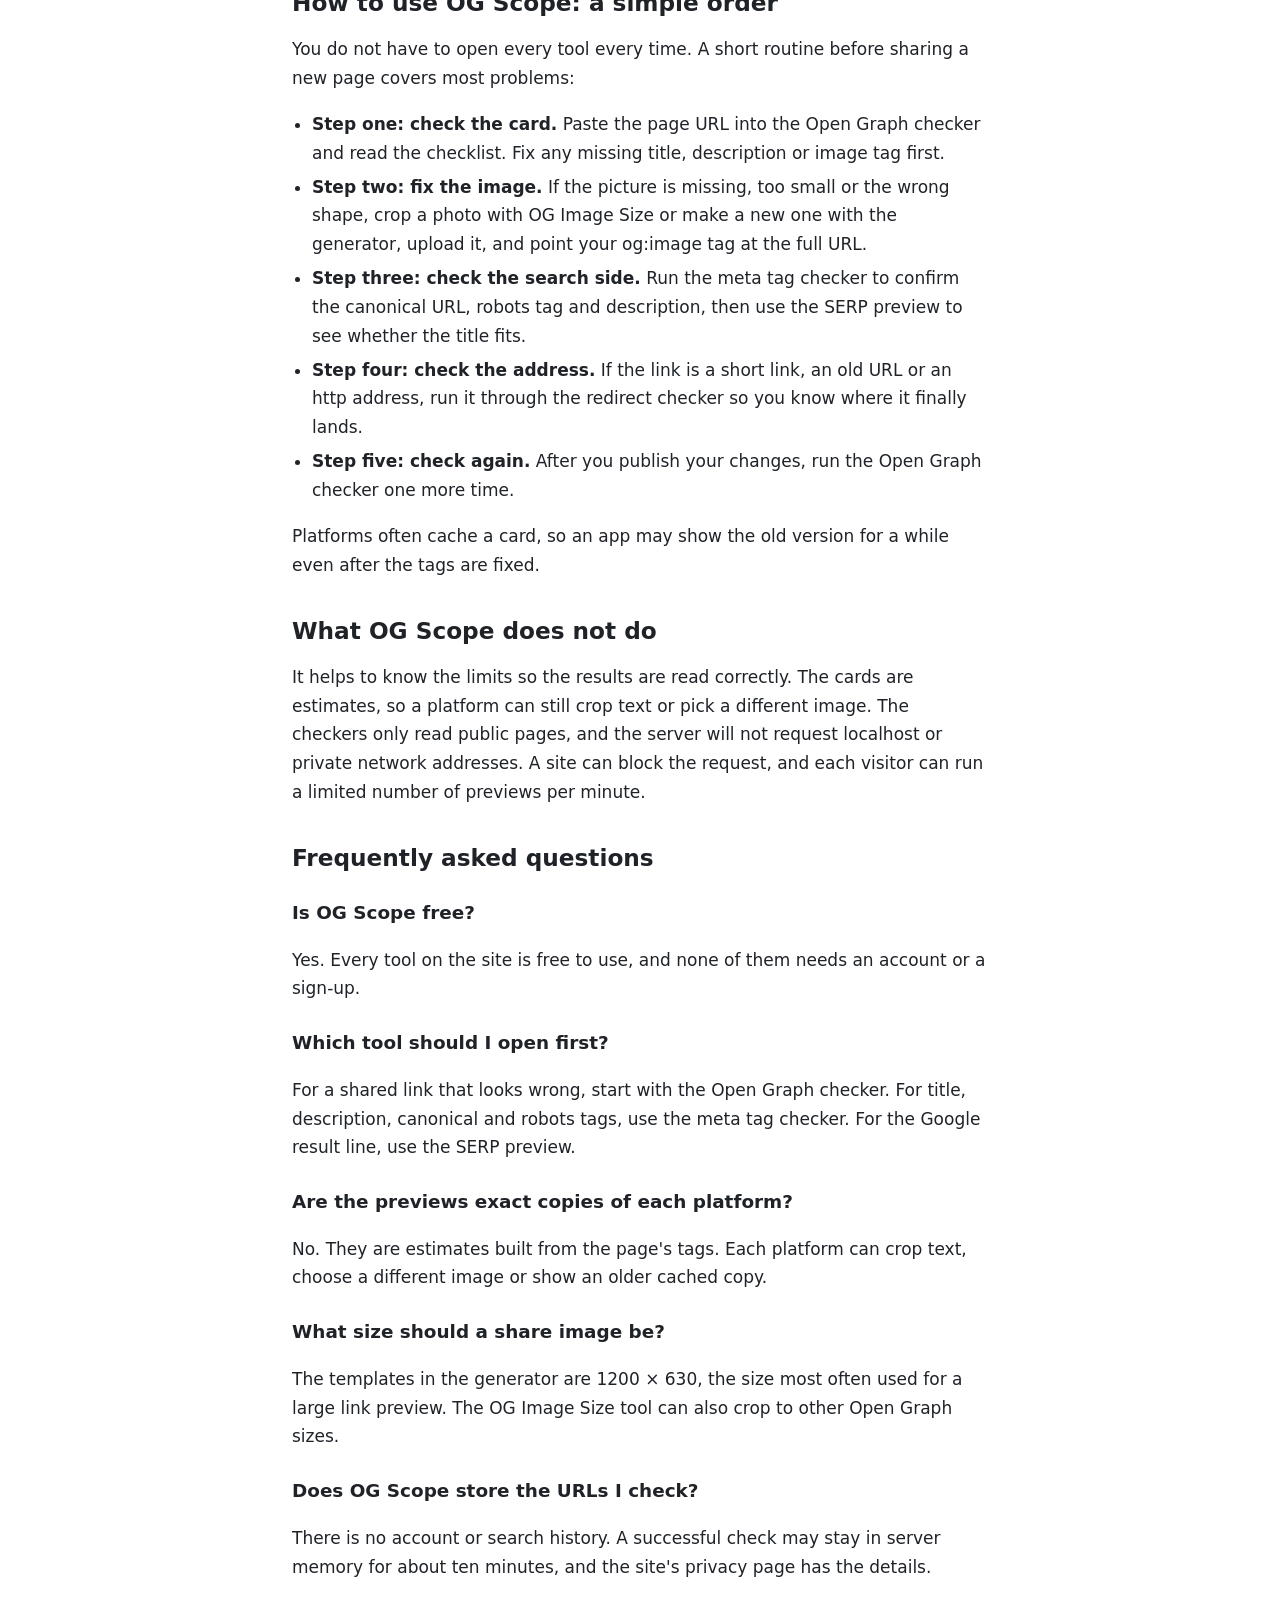
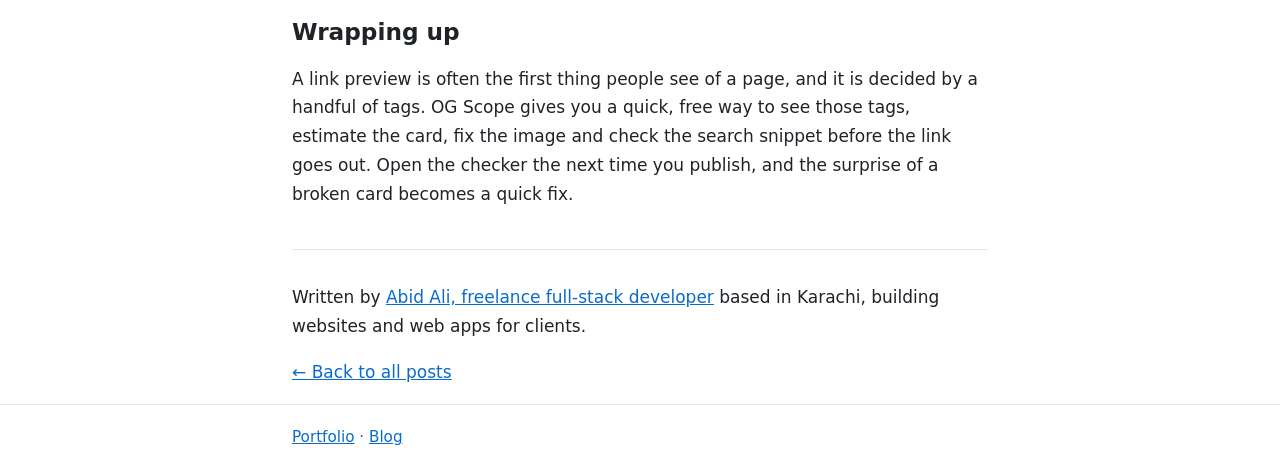
<file: blogs/og-scope-free-link-preview-and-meta-tag-tools/index.html>
<!DOCTYPE html>
<html lang="en">
<head>
  <meta charset="utf-8">
  <meta name="viewport" content="width=device-width, initial-scale=1">
  <title>OG Scope: Free Tools to Check Link Previews and Meta Tags | Abid Ali</title>
  <meta name="description" content="Meet OG Scope, a set of free browser tools to check Open Graph tags, audit meta tags, preview Google snippets and make share images. No sign-up.">
  <meta name="author" content="Abid Ali">
  <link rel="canonical" href="https://abidali671.github.io/blogs/og-scope-free-link-preview-and-meta-tag-tools/">
  <meta property="og:type" content="article">
  <meta property="og:site_name" content="Abid Ali">
  <meta property="og:locale" content="en_US">
  <meta property="og:title" content="OG Scope: Free Tools to Check Link Previews and Meta Tags">
  <meta property="og:description" content="Meet OG Scope, a set of free browser tools to check Open Graph tags, audit meta tags, preview Google snippets and make share images. No sign-up.">
  <meta property="og:url" content="https://abidali671.github.io/blogs/og-scope-free-link-preview-and-meta-tag-tools/">
  <meta property="og:image" content="https://abidali671.github.io/blogs/og-scope-free-link-preview-and-meta-tag-tools/cover.png">
  <meta property="og:image:width" content="1200">
  <meta property="og:image:height" content="630">
  <meta property="og:image:alt" content="OG Scope: Check Link Previews and Meta Tags">
  <meta property="article:published_time" content="2026-11-04">
  <meta property="article:author" content="https://www.abid-ali.dev/">
  <meta property="article:tag" content="Open Graph">
  <meta property="article:tag" content="Link Previews">
  <meta property="article:tag" content="Meta Tags">
  <meta property="article:tag" content="SEO Tools">
  <meta property="article:tag" content="Web Development">
  <meta name="twitter:card" content="summary_large_image">
  <meta name="twitter:title" content="OG Scope: Free Tools to Check Link Previews and Meta Tags">
  <meta name="twitter:description" content="Meet OG Scope, a set of free browser tools to check Open Graph tags, audit meta tags, preview Google snippets and make share images. No sign-up.">
  <meta name="twitter:image" content="https://abidali671.github.io/blogs/og-scope-free-link-preview-and-meta-tag-tools/cover.png">
  <meta name="twitter:image:alt" content="OG Scope: Check Link Previews and Meta Tags">
  <link rel="stylesheet" href="../style.css">
  <script type="application/ld+json">
{
  "@context": "https://schema.org",
  "@type": "BlogPosting",
  "headline": "OG Scope: Free Tools to Check Link Previews and Meta Tags",
  "description": "Meet OG Scope, a set of free browser tools to check Open Graph tags, audit meta tags, preview Google snippets and make share images. No sign-up.",
  "image": "https://abidali671.github.io/blogs/og-scope-free-link-preview-and-meta-tag-tools/cover.png",
  "datePublished": "2026-11-04",
  "dateModified": "2026-11-04",
  "inLanguage": "en",
  "mainEntityOfPage": {
    "@type": "WebPage",
    "@id": "https://abidali671.github.io/blogs/og-scope-free-link-preview-and-meta-tag-tools/"
  },
  "url": "https://abidali671.github.io/blogs/og-scope-free-link-preview-and-meta-tag-tools/",
  "keywords": "Open Graph, Link Previews, Meta Tags, SEO Tools, Web Development",
  "wordCount": 1295,
  "author": {
    "@type": "Person",
    "name": "Abid Ali",
    "url": "https://www.abid-ali.dev/"
  },
  "publisher": {
    "@type": "Person",
    "name": "Abid Ali",
    "url": "https://www.abid-ali.dev/"
  }
}
  </script>
</head>
<body>
  <header class="site-header">
    <nav class="wrap nav"><a class="brand" href="https://www.abid-ali.dev/">Abid Ali</a><a href="/blogs/">&larr; All posts</a></nav>
  </header>
  <main class="wrap">
    <article class="post">
      <img class="cover" src="./cover.png" alt="OG Scope: Check Link Previews and Meta Tags" width="1200" height="630">
      <h1>OG Scope: Free Tools to Check Link Previews and Meta Tags</h1>
      <p class="byline">By <a href="https://www.abid-ali.dev/">Abid Ali, freelance full-stack developer</a> &middot; <time datetime="2026-11-04">November 4, 2026</time></p>
      <ul class="tags" aria-label="Tags">
      <li class="tag">Open Graph</li>
      <li class="tag">Link Previews</li>
      <li class="tag">Meta Tags</li>
      <li class="tag">SEO Tools</li>
      <li class="tag">Web Development</li>
      </ul>
      <div class="content">
<p>You publish a page, paste the link into a chat or a social post, and the card that appears is wrong. The title is cut off, the picture is an old logo, or there is no picture at all. The page itself looks fine in the browser, so the problem is hidden in the tags that apps read when a link is shared.</p>
<p>OG Scope is a small set of <a href="https://www.ogscope.pk/tools" target="_blank" rel="noopener">free SEO tools</a> built for exactly that moment. Each tool answers one question about a page, from the share card to the search result, and every one of them runs in the browser without an account. This post explains what the site offers, who it is useful for, and a simple order to use the tools in.</p>

<h2>What OG Scope is</h2>
<p>OG Scope describes itself as a set of free tools for checking how a page is described to search engines and social apps. It started as a single Open Graph checker and now also covers meta tags, search snippets, redirects, sitemaps and share images.</p>
<p>A few points from the site are worth knowing before you start:</p>
<ul>
<li><strong>No sign-up.</strong> The tools work without an account, a trial or an email address.</li>
<li><strong>It reads the public HTML.</strong> Checks fetch the page the way a crawler does and read the tags in the first response. Tags that are added only by JavaScript will not show up.</li>
<li><strong>Previews are estimates.</strong> Link cards and search snippets are built from your tags. They are not screenshots of any platform, and OG Scope is not affiliated with Meta, LinkedIn, X or Google.</li>
<li><strong>Nothing kept for long.</strong> There is no search history. A successful check may stay in server memory for about ten minutes so a repeat check is faster, and then it is gone.</li>
</ul>

<h2>Who it is for</h2>
<p>The tools are useful for anyone who publishes pages and shares links to them:</p>
<ul>
<li>Developers who want to confirm that a template prints the right title, description, canonical URL and image for every page.</li>
<li>Bloggers and writers who want a post to look clean when it lands in a feed or a group chat.</li>
<li>Marketers and site owners preparing a launch, a newsletter or a campaign link.</li>
<li>Anyone debugging a card that shows the wrong picture or no picture at all.</li>
</ul>
<p>The site also has plain guides on Open Graph previews, OG images, and the Facebook, LinkedIn and X cards.</p>

<h2>The tools, one by one</h2>
<h3>Open Graph checker</h3>
<p>The <a href="https://www.ogscope.pk/tools/open-graph-checker" target="_blank" rel="noopener">Open Graph checker</a> is the place to start when a shared link looks wrong. Paste a public URL and it shows estimated cards for Facebook, LinkedIn, X, WhatsApp, Slack, Discord and Telegram, a table of the metadata it found, a check of the Open Graph image, an HTML export and a checklist that flags missing or broken tags.</p>
<h3>Meta tag checker</h3>
<p>The <a href="https://www.ogscope.pk/tools/meta-tag-checker" target="_blank" rel="noopener">meta tag checker</a> lists the tags that matter for search and sharing: the document title, meta description, canonical URL, robots tag, viewport, language, H1, and the Open Graph and Twitter tags. It is a quick way to confirm that the live HTML matches what your template is supposed to print, for example that the robots tag still allows the page to be indexed.</p>
<h3>SERP preview</h3>
<p>The <a href="https://www.ogscope.pk/tools/serp-preview" target="_blank" rel="noopener">SERP preview</a> estimates how a title and description fit a Google result on desktop or mobile. It shows the pixel width, can add a date or product prefix, and can show a rich snippet line. It is handy when a page ranks but its title gets cut off.</p>
<h3>OG image size and OG image generator</h3>
<p>Two tools deal with the picture itself. OG Image Size crops and resizes an existing image in the browser to 1200 × 630 or another Open Graph size, then downloads it as PNG, JPG or WebP. The <a href="https://www.ogscope.pk/tools/og-image-generator" target="_blank" rel="noopener">OG image generator</a> draws a new share image when a page has no photo of its own. You pick one of twelve templates, such as Article, Hero, Minimal or Browser, type a tag, a title and a description, choose one of five fonts, set a gradient or solid background, add a logo or an image, and download the file. The preview on the page is the same file that downloads.</p>
<h3>Redirect checker and XML sitemap generator</h3>
<p>The redirect checker follows a URL hop by hop as a browser, Googlebot or a link preview bot, and lists each status code, any meta refresh and the final URL. That makes it easy to spot a temporary redirect that should be permanent, or a chain of several hops. The XML sitemap generator crawls a site into a sitemap.xml file and, on the way, reports broken links and pages blocked from indexing that it passes.</p>

<h2>How to use OG Scope: a simple order</h2>
<p>You do not have to open every tool every time. A short routine before sharing a new page covers most problems:</p>
<ul>
<li><strong>Step one: check the card.</strong> Paste the page URL into the Open Graph checker and read the checklist. Fix any missing title, description or image tag first.</li>
<li><strong>Step two: fix the image.</strong> If the picture is missing, too small or the wrong shape, crop a photo with OG Image Size or make a new one with the generator, upload it, and point your og:image tag at the full URL.</li>
<li><strong>Step three: check the search side.</strong> Run the meta tag checker to confirm the canonical URL, robots tag and description, then use the SERP preview to see whether the title fits.</li>
<li><strong>Step four: check the address.</strong> If the link is a short link, an old URL or an http address, run it through the redirect checker so you know where it finally lands.</li>
<li><strong>Step five: check again.</strong> After you publish your changes, run the Open Graph checker one more time.</li>
</ul>
<p>Platforms often cache a card, so an app may show the old version for a while even after the tags are fixed.</p>

<h2>What OG Scope does not do</h2>
<p>It helps to know the limits so the results are read correctly. The cards are estimates, so a platform can still crop text or pick a different image. The checkers only read public pages, and the server will not request localhost or private network addresses. A site can block the request, and each visitor can run a limited number of previews per minute.</p>

<h2>Frequently asked questions</h2>
<h3>Is OG Scope free?</h3>
<p>Yes. Every tool on the site is free to use, and none of them needs an account or a sign-up.</p>
<h3>Which tool should I open first?</h3>
<p>For a shared link that looks wrong, start with the Open Graph checker. For title, description, canonical and robots tags, use the meta tag checker. For the Google result line, use the SERP preview.</p>
<h3>Are the previews exact copies of each platform?</h3>
<p>No. They are estimates built from the page's tags. Each platform can crop text, choose a different image or show an older cached copy.</p>
<h3>What size should a share image be?</h3>
<p>The templates in the generator are 1200 × 630, the size most often used for a large link preview. The OG Image Size tool can also crop to other Open Graph sizes.</p>
<h3>Does OG Scope store the URLs I check?</h3>
<p>There is no account or search history. A successful check may stay in server memory for about ten minutes, and the site's privacy page has the details.</p>

<h2>Wrapping up</h2>
<p>A link preview is often the first thing people see of a page, and it is decided by a handful of tags. OG Scope gives you a quick, free way to see those tags, estimate the card, fix the image and check the search snippet before the link goes out. Open the checker the next time you publish, and the surprise of a broken card becomes a quick fix.</p>
      </div>
      <footer class="post-footer">
        <p class="author-note">Written by <a href="https://www.abid-ali.dev/">Abid Ali, freelance full-stack developer</a> based in Karachi, building websites and web apps for clients.</p>
        <p><a href="/blogs/">&larr; Back to all posts</a></p>
      </footer>
    </article>
  </main>
  <footer class="site-footer"><div class="wrap"><a href="https://www.abid-ali.dev/">Portfolio</a> &middot; <a href="/blogs/">Blog</a></div></footer>
</body>
</html>
</file>
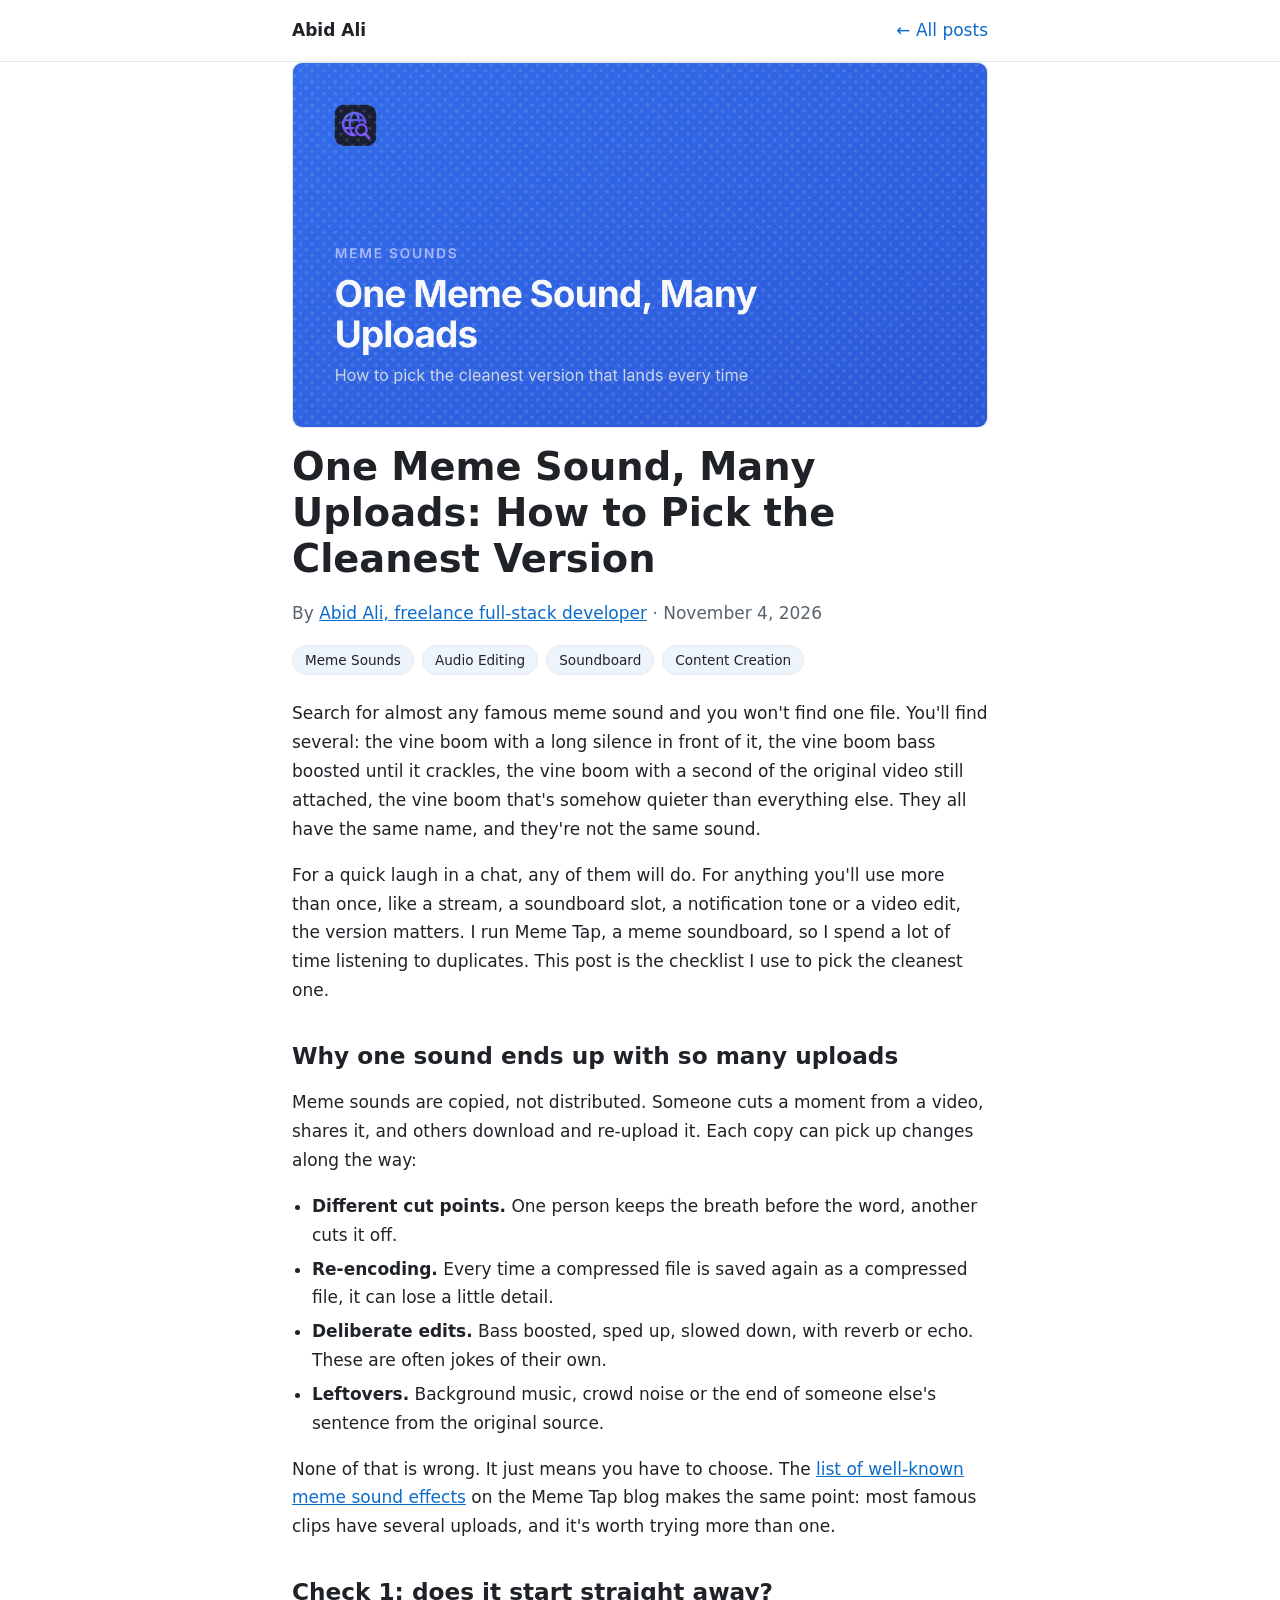
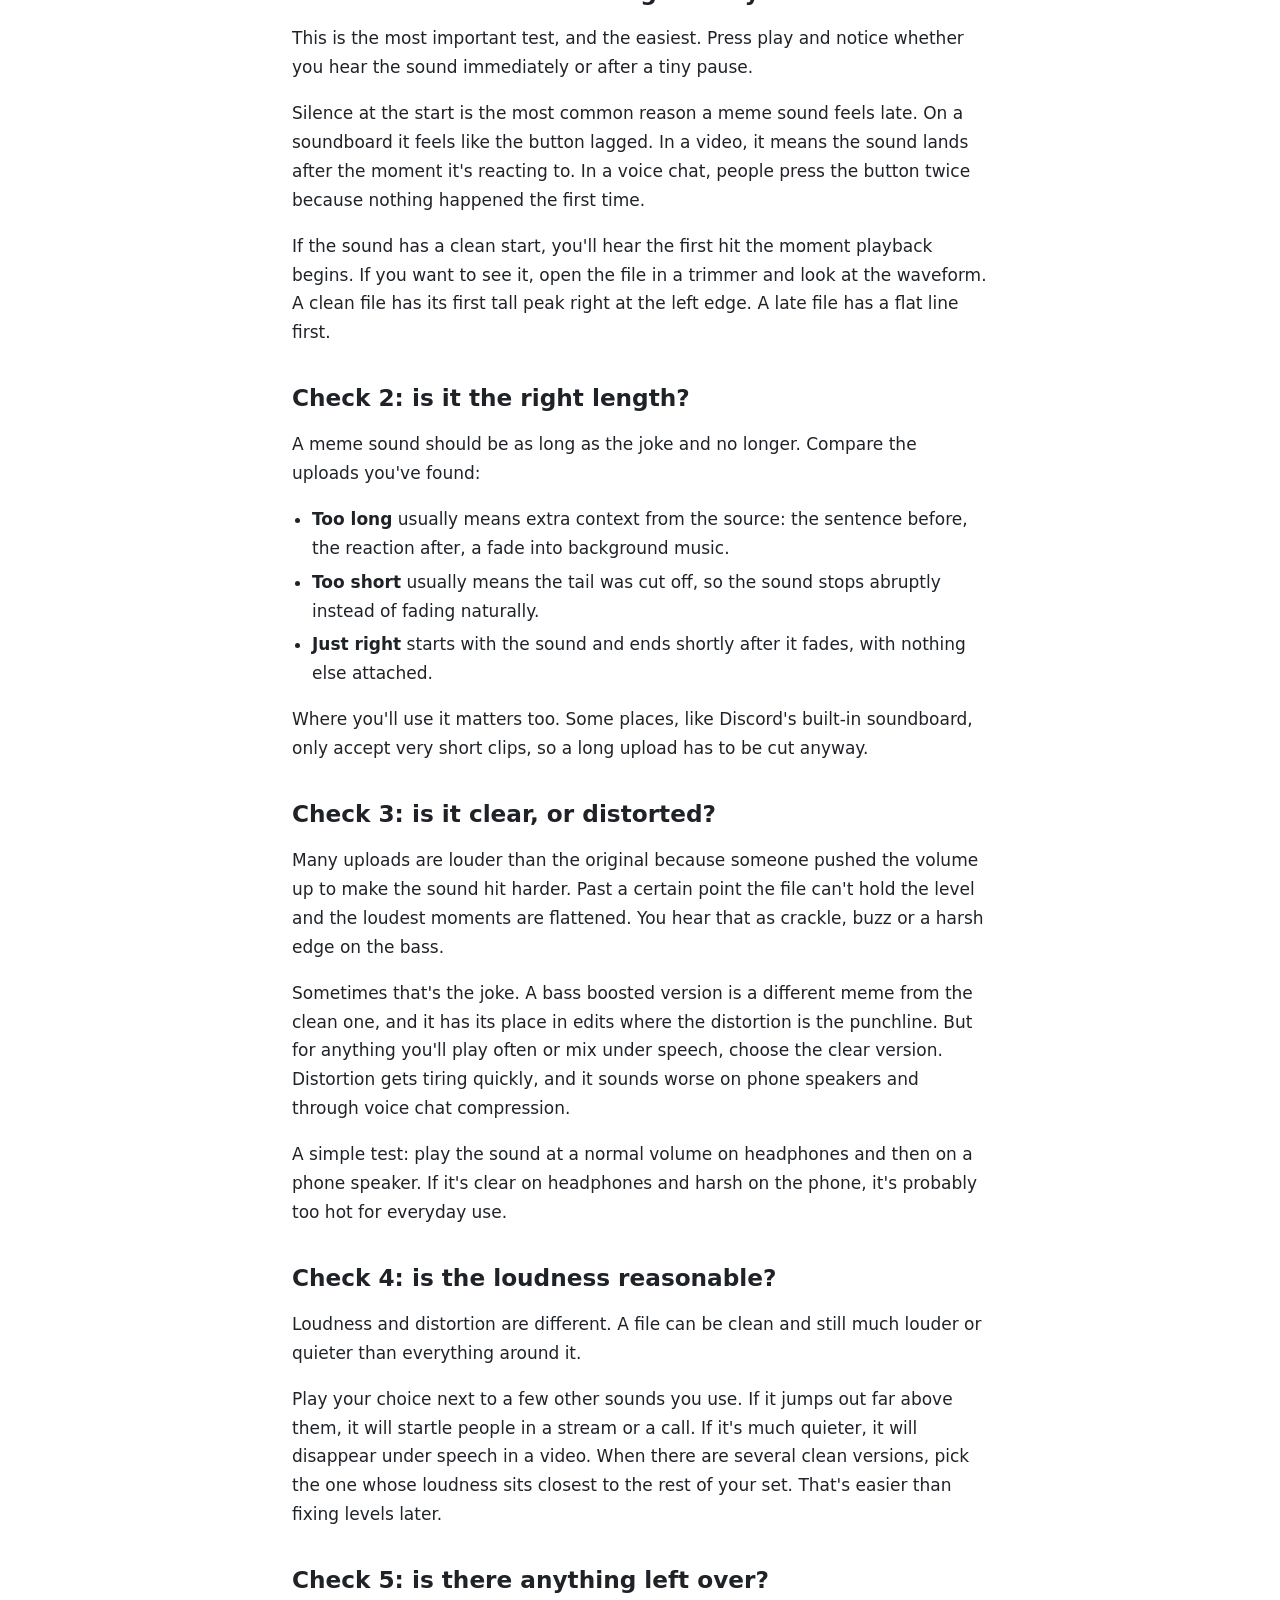
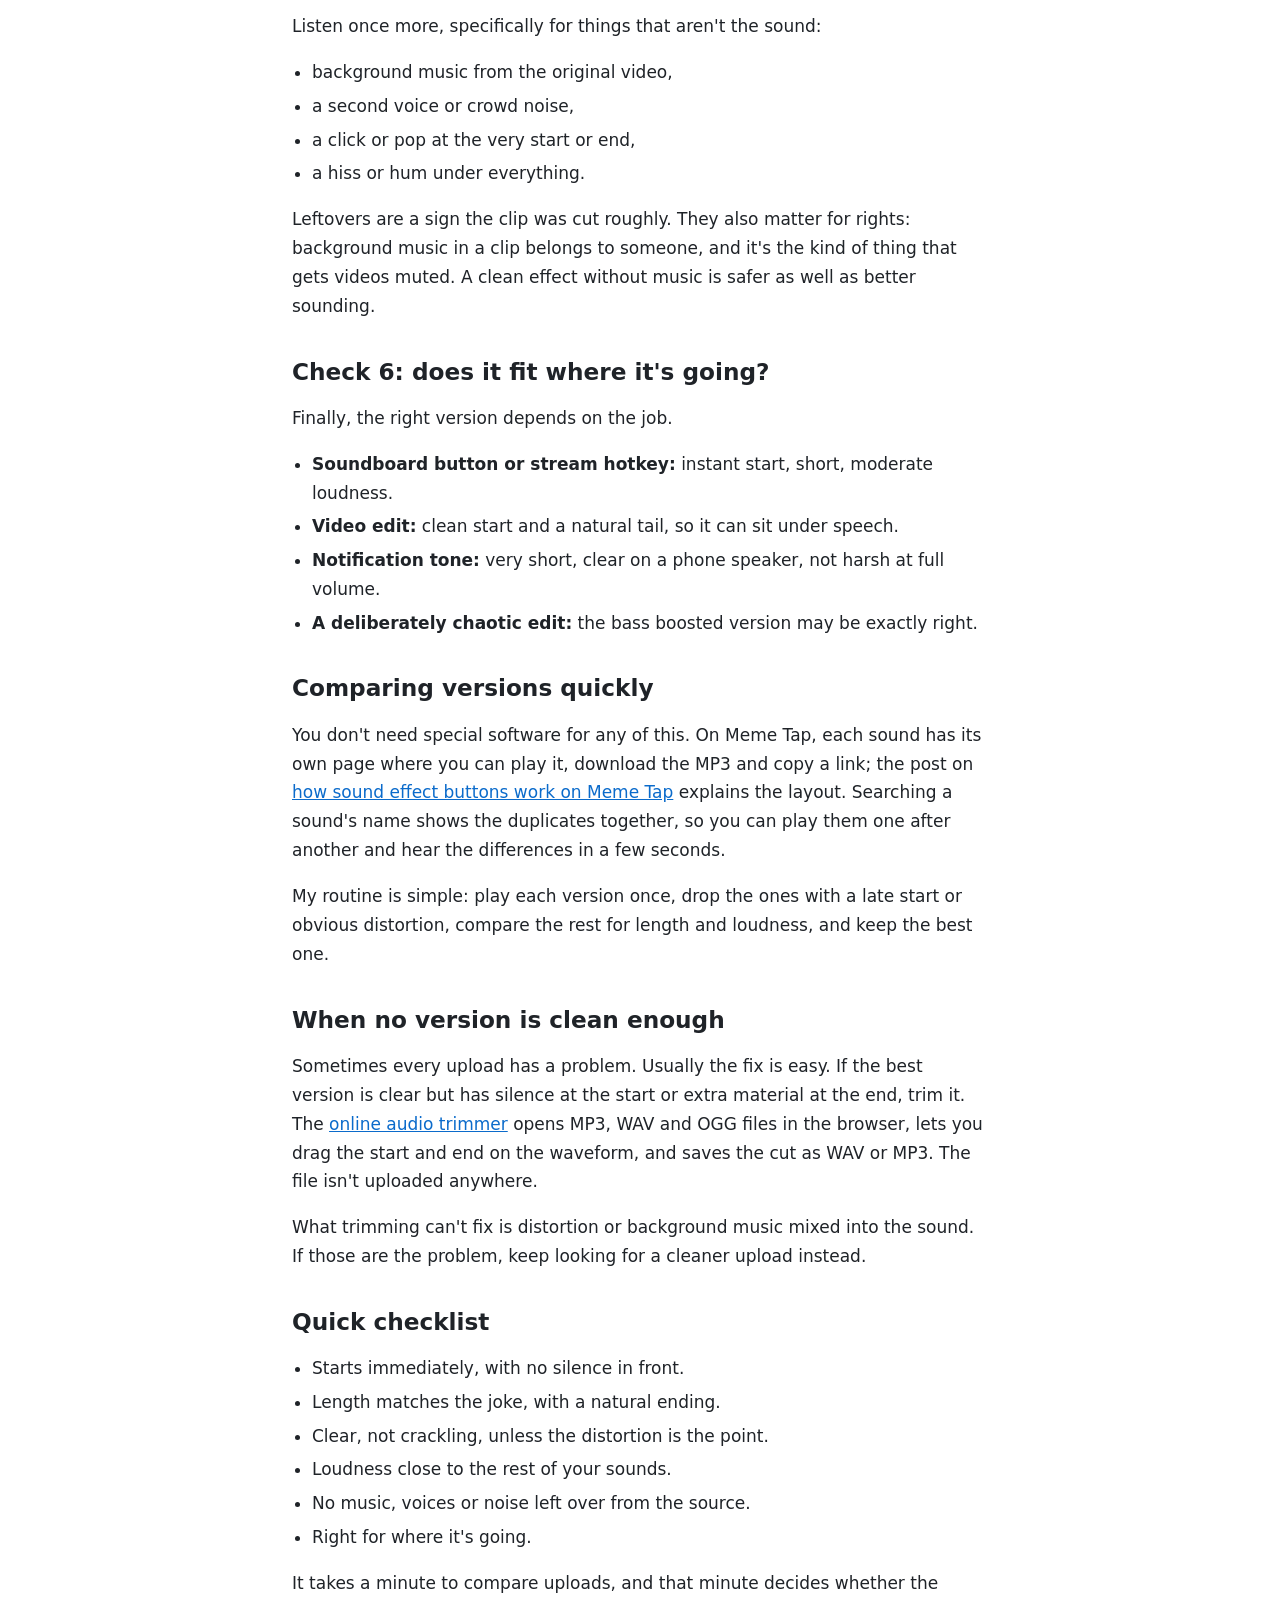
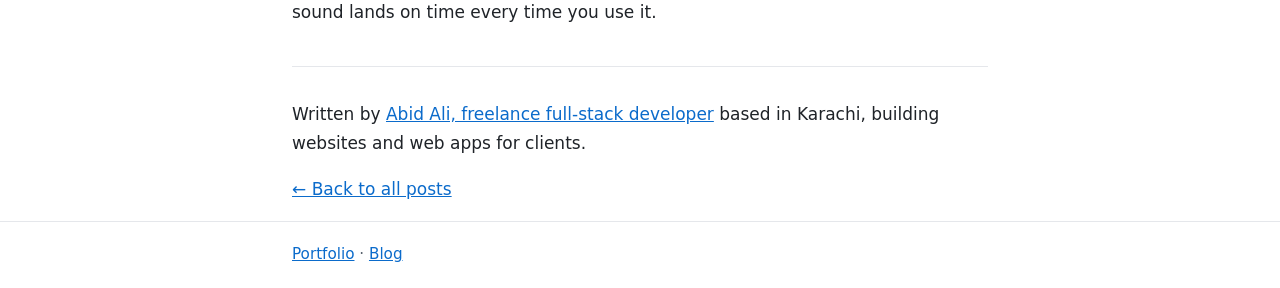
<file: blogs/pick-the-cleanest-version-of-a-meme-sound/index.html>
<!DOCTYPE html>
<html lang="en">
<head>
  <meta charset="utf-8">
  <meta name="viewport" content="width=device-width, initial-scale=1">
  <title>One Meme Sound, Many Uploads: How to Pick the Cleanest Version | Abid Ali</title>
  <meta name="description" content="Popular meme sounds come in many uploads. How to compare them by start, length, loudness, distortion and leftover noise, and pick the one that lands every time.">
  <meta name="author" content="Abid Ali">
  <link rel="canonical" href="https://abidali671.github.io/blogs/pick-the-cleanest-version-of-a-meme-sound/">
  <meta property="og:type" content="article">
  <meta property="og:site_name" content="Abid Ali">
  <meta property="og:locale" content="en_US">
  <meta property="og:title" content="One Meme Sound, Many Uploads: How to Pick the Cleanest Version">
  <meta property="og:description" content="Popular meme sounds come in many uploads. How to compare them by start, length, loudness, distortion and leftover noise, and pick the one that lands every time.">
  <meta property="og:url" content="https://abidali671.github.io/blogs/pick-the-cleanest-version-of-a-meme-sound/">
  <meta property="og:image" content="https://abidali671.github.io/blogs/pick-the-cleanest-version-of-a-meme-sound/cover.png">
  <meta property="og:image:width" content="1200">
  <meta property="og:image:height" content="630">
  <meta property="og:image:alt" content="One Meme Sound, Many Uploads">
  <meta property="article:published_time" content="2026-11-04">
  <meta property="article:author" content="https://www.abid-ali.dev/">
  <meta property="article:tag" content="Meme Sounds">
  <meta property="article:tag" content="Audio Editing">
  <meta property="article:tag" content="Soundboard">
  <meta property="article:tag" content="Content Creation">
  <meta name="twitter:card" content="summary_large_image">
  <meta name="twitter:title" content="One Meme Sound, Many Uploads: How to Pick the Cleanest Version">
  <meta name="twitter:description" content="Popular meme sounds come in many uploads. How to compare them by start, length, loudness, distortion and leftover noise, and pick the one that lands every time.">
  <meta name="twitter:image" content="https://abidali671.github.io/blogs/pick-the-cleanest-version-of-a-meme-sound/cover.png">
  <meta name="twitter:image:alt" content="One Meme Sound, Many Uploads">
  <link rel="stylesheet" href="../style.css">
  <script type="application/ld+json">
{
  "@context": "https://schema.org",
  "@type": "BlogPosting",
  "headline": "One Meme Sound, Many Uploads: How to Pick the Cleanest Version",
  "description": "Popular meme sounds come in many uploads. How to compare them by start, length, loudness, distortion and leftover noise, and pick the one that lands every time.",
  "image": "https://abidali671.github.io/blogs/pick-the-cleanest-version-of-a-meme-sound/cover.png",
  "datePublished": "2026-11-04",
  "dateModified": "2026-11-04",
  "inLanguage": "en",
  "mainEntityOfPage": {
    "@type": "WebPage",
    "@id": "https://abidali671.github.io/blogs/pick-the-cleanest-version-of-a-meme-sound/"
  },
  "url": "https://abidali671.github.io/blogs/pick-the-cleanest-version-of-a-meme-sound/",
  "keywords": "Meme Sounds, Audio Editing, Soundboard, Content Creation",
  "wordCount": 1188,
  "author": {
    "@type": "Person",
    "name": "Abid Ali",
    "url": "https://www.abid-ali.dev/"
  },
  "publisher": {
    "@type": "Person",
    "name": "Abid Ali",
    "url": "https://www.abid-ali.dev/"
  }
}
  </script>
</head>
<body>
  <header class="site-header">
    <nav class="wrap nav"><a class="brand" href="https://www.abid-ali.dev/">Abid Ali</a><a href="/blogs/">&larr; All posts</a></nav>
  </header>
  <main class="wrap">
    <article class="post">
      <img class="cover" src="./cover.png" alt="One Meme Sound, Many Uploads" width="1200" height="630">
      <h1>One Meme Sound, Many Uploads: How to Pick the Cleanest Version</h1>
      <p class="byline">By <a href="https://www.abid-ali.dev/">Abid Ali, freelance full-stack developer</a> &middot; <time datetime="2026-11-04">November 4, 2026</time></p>
      <ul class="tags" aria-label="Tags">
      <li class="tag">Meme Sounds</li>
      <li class="tag">Audio Editing</li>
      <li class="tag">Soundboard</li>
      <li class="tag">Content Creation</li>
      </ul>
      <div class="content">
<p>Search for almost any famous meme sound and you won't find one file. You'll find several: the vine boom with a long silence in front of it, the vine boom bass boosted until it crackles, the vine boom with a second of the original video still attached, the vine boom that's somehow quieter than everything else. They all have the same name, and they're not the same sound.</p>
<p>For a quick laugh in a chat, any of them will do. For anything you'll use more than once, like a stream, a soundboard slot, a notification tone or a video edit, the version matters. I run Meme Tap, a meme soundboard, so I spend a lot of time listening to duplicates. This post is the checklist I use to pick the cleanest one.</p>

<h2>Why one sound ends up with so many uploads</h2>
<p>Meme sounds are copied, not distributed. Someone cuts a moment from a video, shares it, and others download and re-upload it. Each copy can pick up changes along the way:</p>
<ul>
<li><strong>Different cut points.</strong> One person keeps the breath before the word, another cuts it off.</li>
<li><strong>Re-encoding.</strong> Every time a compressed file is saved again as a compressed file, it can lose a little detail.</li>
<li><strong>Deliberate edits.</strong> Bass boosted, sped up, slowed down, with reverb or echo. These are often jokes of their own.</li>
<li><strong>Leftovers.</strong> Background music, crowd noise or the end of someone else's sentence from the original source.</li>
</ul>
<p>None of that is wrong. It just means you have to choose. The <a href="https://www.memetap.pk/blogs/meme-sound-effects-list" target="_blank" rel="noopener">list of well-known meme sound effects</a> on the Meme Tap blog makes the same point: most famous clips have several uploads, and it's worth trying more than one.</p>

<h2>Check 1: does it start straight away?</h2>
<p>This is the most important test, and the easiest. Press play and notice whether you hear the sound immediately or after a tiny pause.</p>
<p>Silence at the start is the most common reason a meme sound feels late. On a soundboard it feels like the button lagged. In a video, it means the sound lands after the moment it's reacting to. In a voice chat, people press the button twice because nothing happened the first time.</p>
<p>If the sound has a clean start, you'll hear the first hit the moment playback begins. If you want to see it, open the file in a trimmer and look at the waveform. A clean file has its first tall peak right at the left edge. A late file has a flat line first.</p>

<h2>Check 2: is it the right length?</h2>
<p>A meme sound should be as long as the joke and no longer. Compare the uploads you've found:</p>
<ul>
<li><strong>Too long</strong> usually means extra context from the source: the sentence before, the reaction after, a fade into background music.</li>
<li><strong>Too short</strong> usually means the tail was cut off, so the sound stops abruptly instead of fading naturally.</li>
<li><strong>Just right</strong> starts with the sound and ends shortly after it fades, with nothing else attached.</li>
</ul>
<p>Where you'll use it matters too. Some places, like Discord's built-in soundboard, only accept very short clips, so a long upload has to be cut anyway.</p>

<h2>Check 3: is it clear, or distorted?</h2>
<p>Many uploads are louder than the original because someone pushed the volume up to make the sound hit harder. Past a certain point the file can't hold the level and the loudest moments are flattened. You hear that as crackle, buzz or a harsh edge on the bass.</p>
<p>Sometimes that's the joke. A bass boosted version is a different meme from the clean one, and it has its place in edits where the distortion is the punchline. But for anything you'll play often or mix under speech, choose the clear version. Distortion gets tiring quickly, and it sounds worse on phone speakers and through voice chat compression.</p>
<p>A simple test: play the sound at a normal volume on headphones and then on a phone speaker. If it's clear on headphones and harsh on the phone, it's probably too hot for everyday use.</p>

<h2>Check 4: is the loudness reasonable?</h2>
<p>Loudness and distortion are different. A file can be clean and still much louder or quieter than everything around it.</p>
<p>Play your choice next to a few other sounds you use. If it jumps out far above them, it will startle people in a stream or a call. If it's much quieter, it will disappear under speech in a video. When there are several clean versions, pick the one whose loudness sits closest to the rest of your set. That's easier than fixing levels later.</p>

<h2>Check 5: is there anything left over?</h2>
<p>Listen once more, specifically for things that aren't the sound:</p>
<ul>
<li>background music from the original video,</li>
<li>a second voice or crowd noise,</li>
<li>a click or pop at the very start or end,</li>
<li>a hiss or hum under everything.</li>
</ul>
<p>Leftovers are a sign the clip was cut roughly. They also matter for rights: background music in a clip belongs to someone, and it's the kind of thing that gets videos muted. A clean effect without music is safer as well as better sounding.</p>

<h2>Check 6: does it fit where it's going?</h2>
<p>Finally, the right version depends on the job.</p>
<ul>
<li><strong>Soundboard button or stream hotkey:</strong> instant start, short, moderate loudness.</li>
<li><strong>Video edit:</strong> clean start and a natural tail, so it can sit under speech.</li>
<li><strong>Notification tone:</strong> very short, clear on a phone speaker, not harsh at full volume.</li>
<li><strong>A deliberately chaotic edit:</strong> the bass boosted version may be exactly right.</li>
</ul>

<h2>Comparing versions quickly</h2>
<p>You don't need special software for any of this. On Meme Tap, each sound has its own page where you can play it, download the MP3 and copy a link; the post on <a href="https://www.memetap.pk/blogs/sound-effect-buttons-free-meme-sfx" target="_blank" rel="noopener">how sound effect buttons work on Meme Tap</a> explains the layout. Searching a sound's name shows the duplicates together, so you can play them one after another and hear the differences in a few seconds.</p>
<p>My routine is simple: play each version once, drop the ones with a late start or obvious distortion, compare the rest for length and loudness, and keep the best one.</p>

<h2>When no version is clean enough</h2>
<p>Sometimes every upload has a problem. Usually the fix is easy. If the best version is clear but has silence at the start or extra material at the end, trim it. The <a href="https://www.memetap.pk/tools/audio-trimmer" target="_blank" rel="noopener">online audio trimmer</a> opens MP3, WAV and OGG files in the browser, lets you drag the start and end on the waveform, and saves the cut as WAV or MP3. The file isn't uploaded anywhere.</p>
<p>What trimming can't fix is distortion or background music mixed into the sound. If those are the problem, keep looking for a cleaner upload instead.</p>

<h2>Quick checklist</h2>
<ul>
<li>Starts immediately, with no silence in front.</li>
<li>Length matches the joke, with a natural ending.</li>
<li>Clear, not crackling, unless the distortion is the point.</li>
<li>Loudness close to the rest of your sounds.</li>
<li>No music, voices or noise left over from the source.</li>
<li>Right for where it's going.</li>
</ul>
<p>It takes a minute to compare uploads, and that minute decides whether the sound lands on time every time you use it.</p>
      </div>
      <footer class="post-footer">
        <p class="author-note">Written by <a href="https://www.abid-ali.dev/">Abid Ali, freelance full-stack developer</a> based in Karachi, building websites and web apps for clients.</p>
        <p><a href="/blogs/">&larr; Back to all posts</a></p>
      </footer>
    </article>
  </main>
  <footer class="site-footer"><div class="wrap"><a href="https://www.abid-ali.dev/">Portfolio</a> &middot; <a href="/blogs/">Blog</a></div></footer>
</body>
</html>
</file>
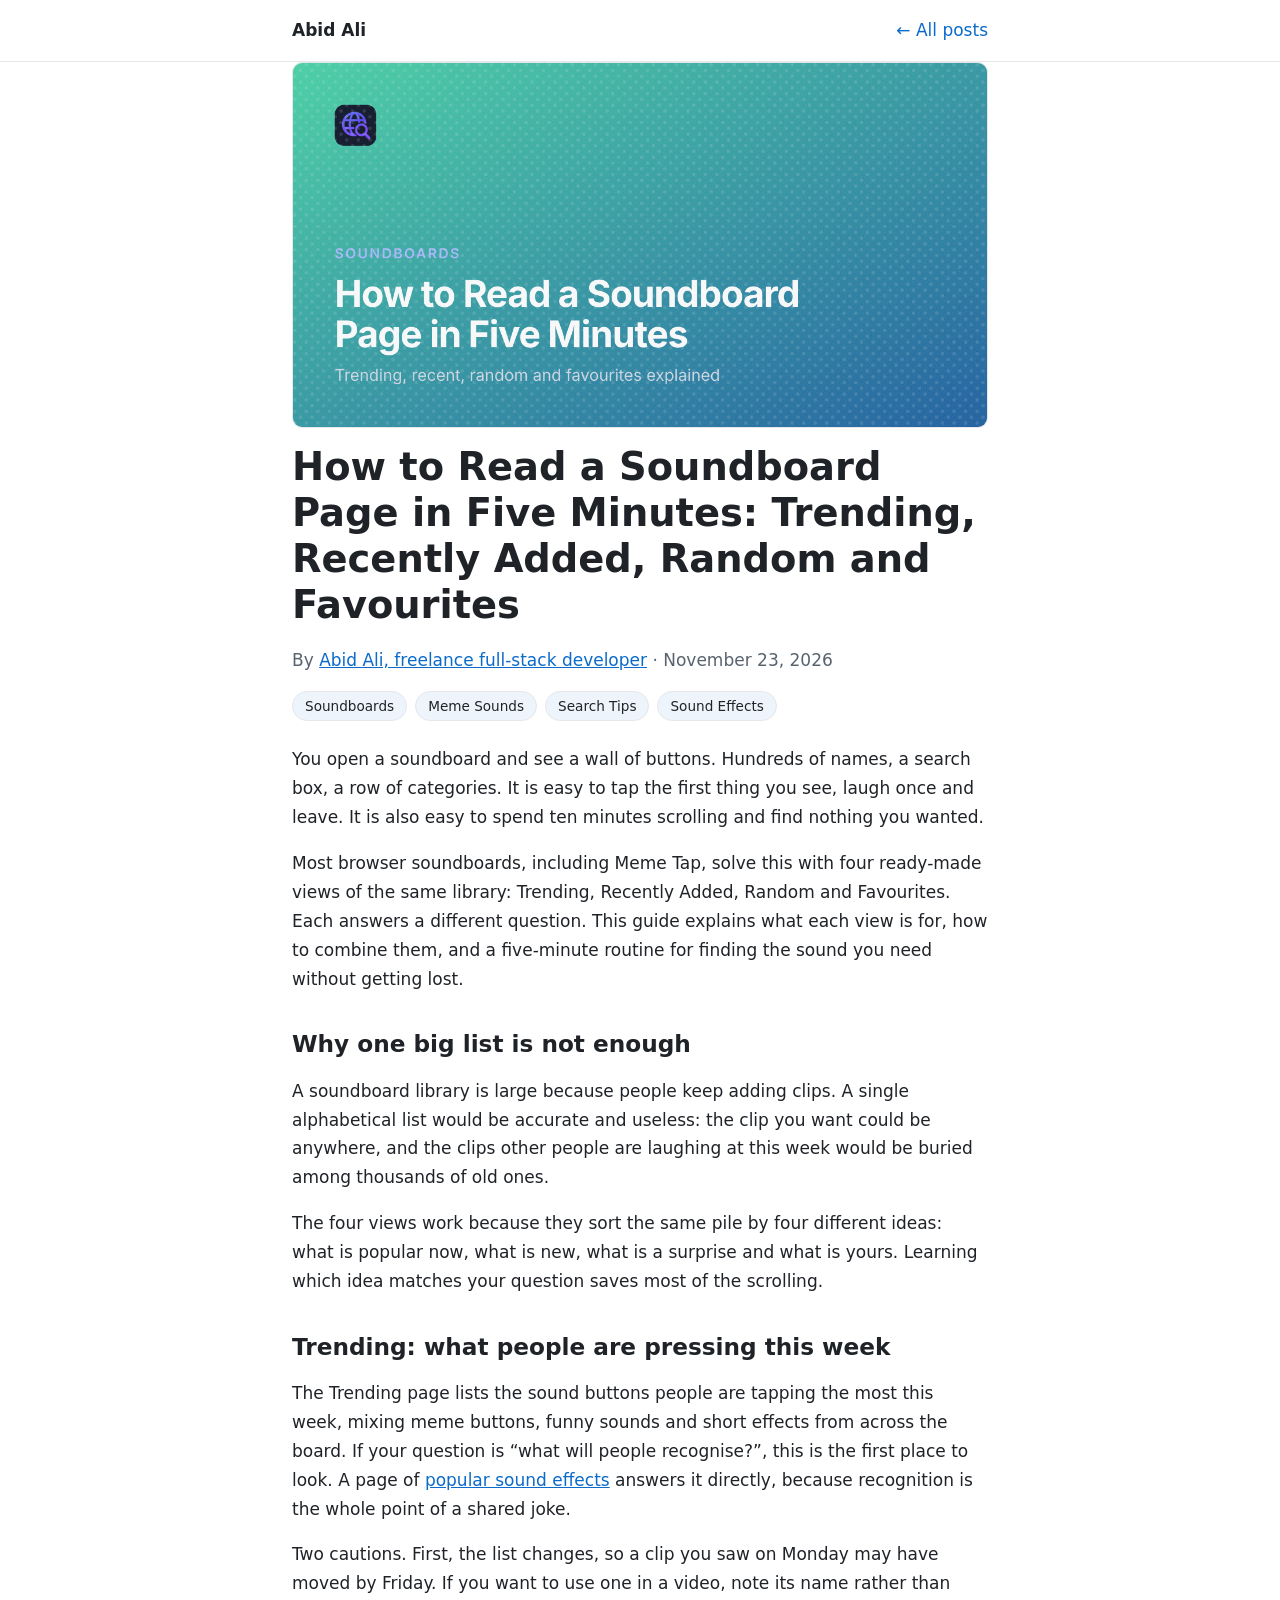
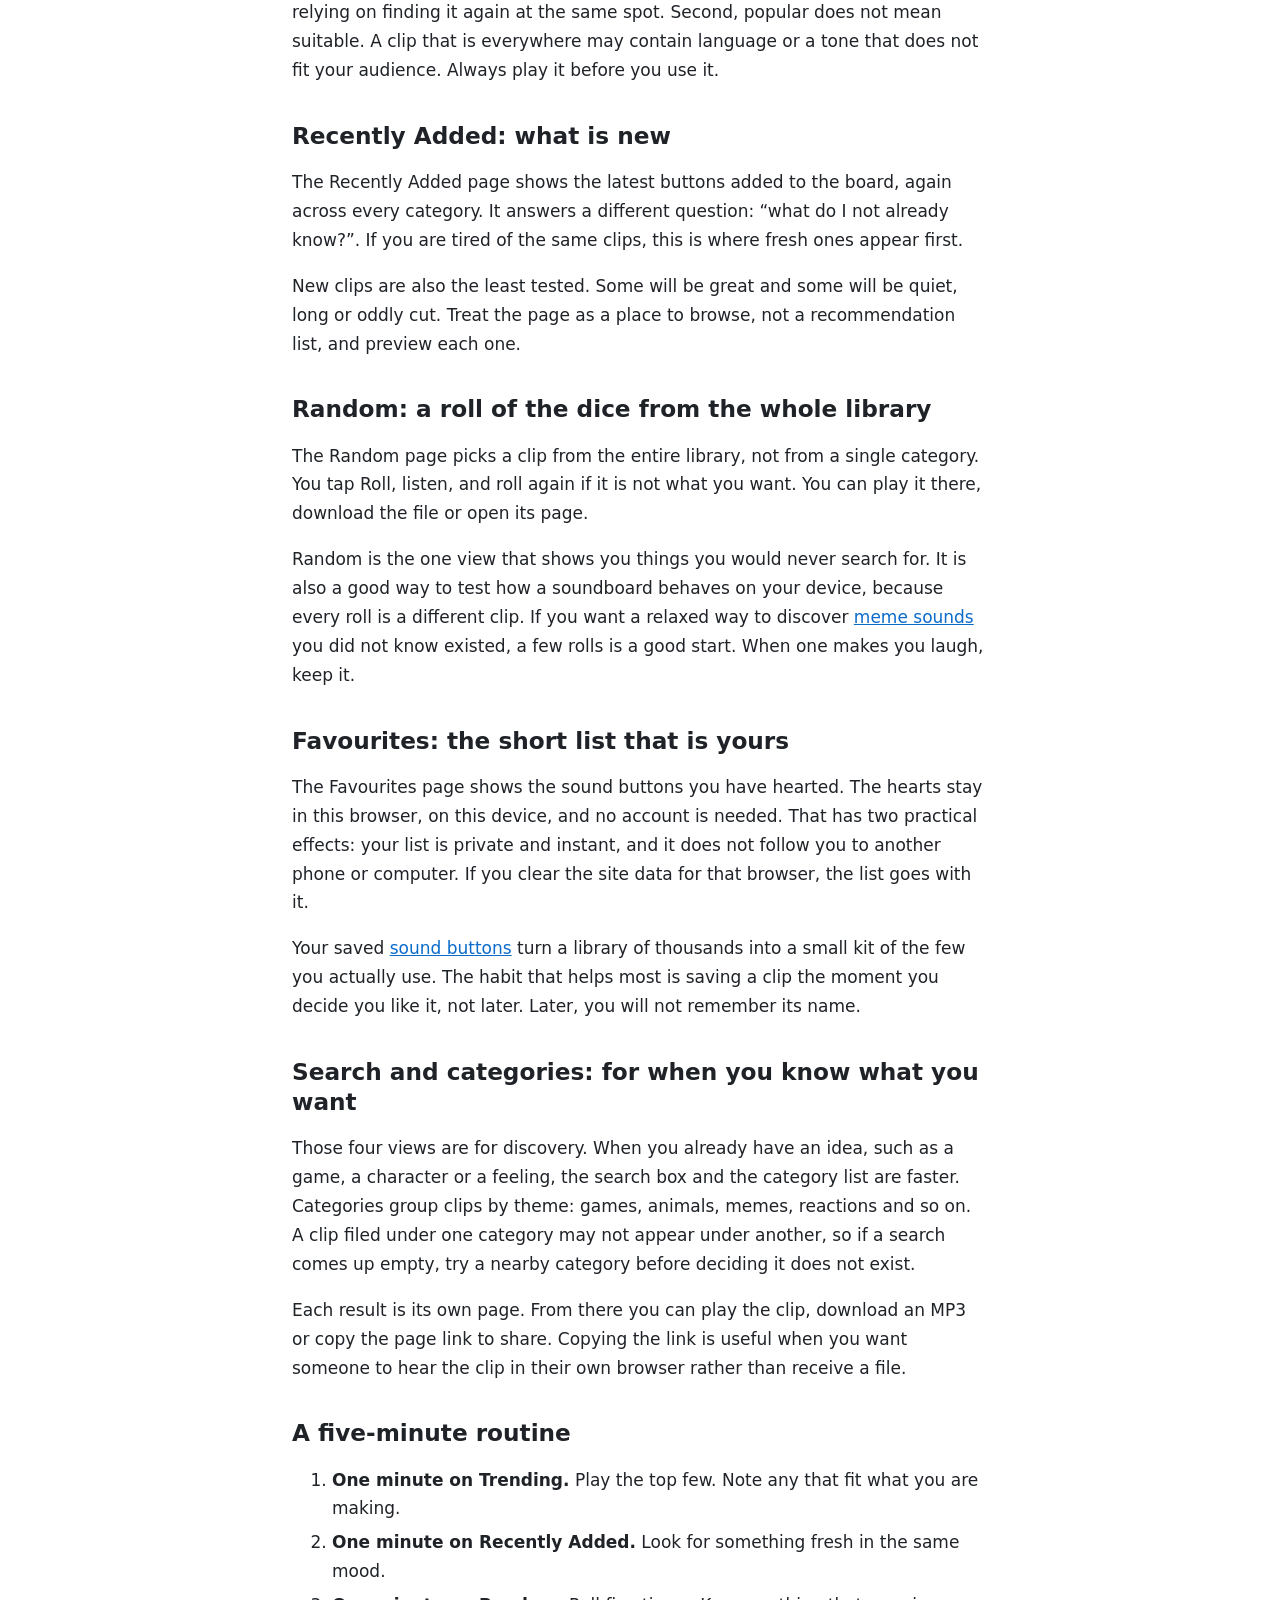
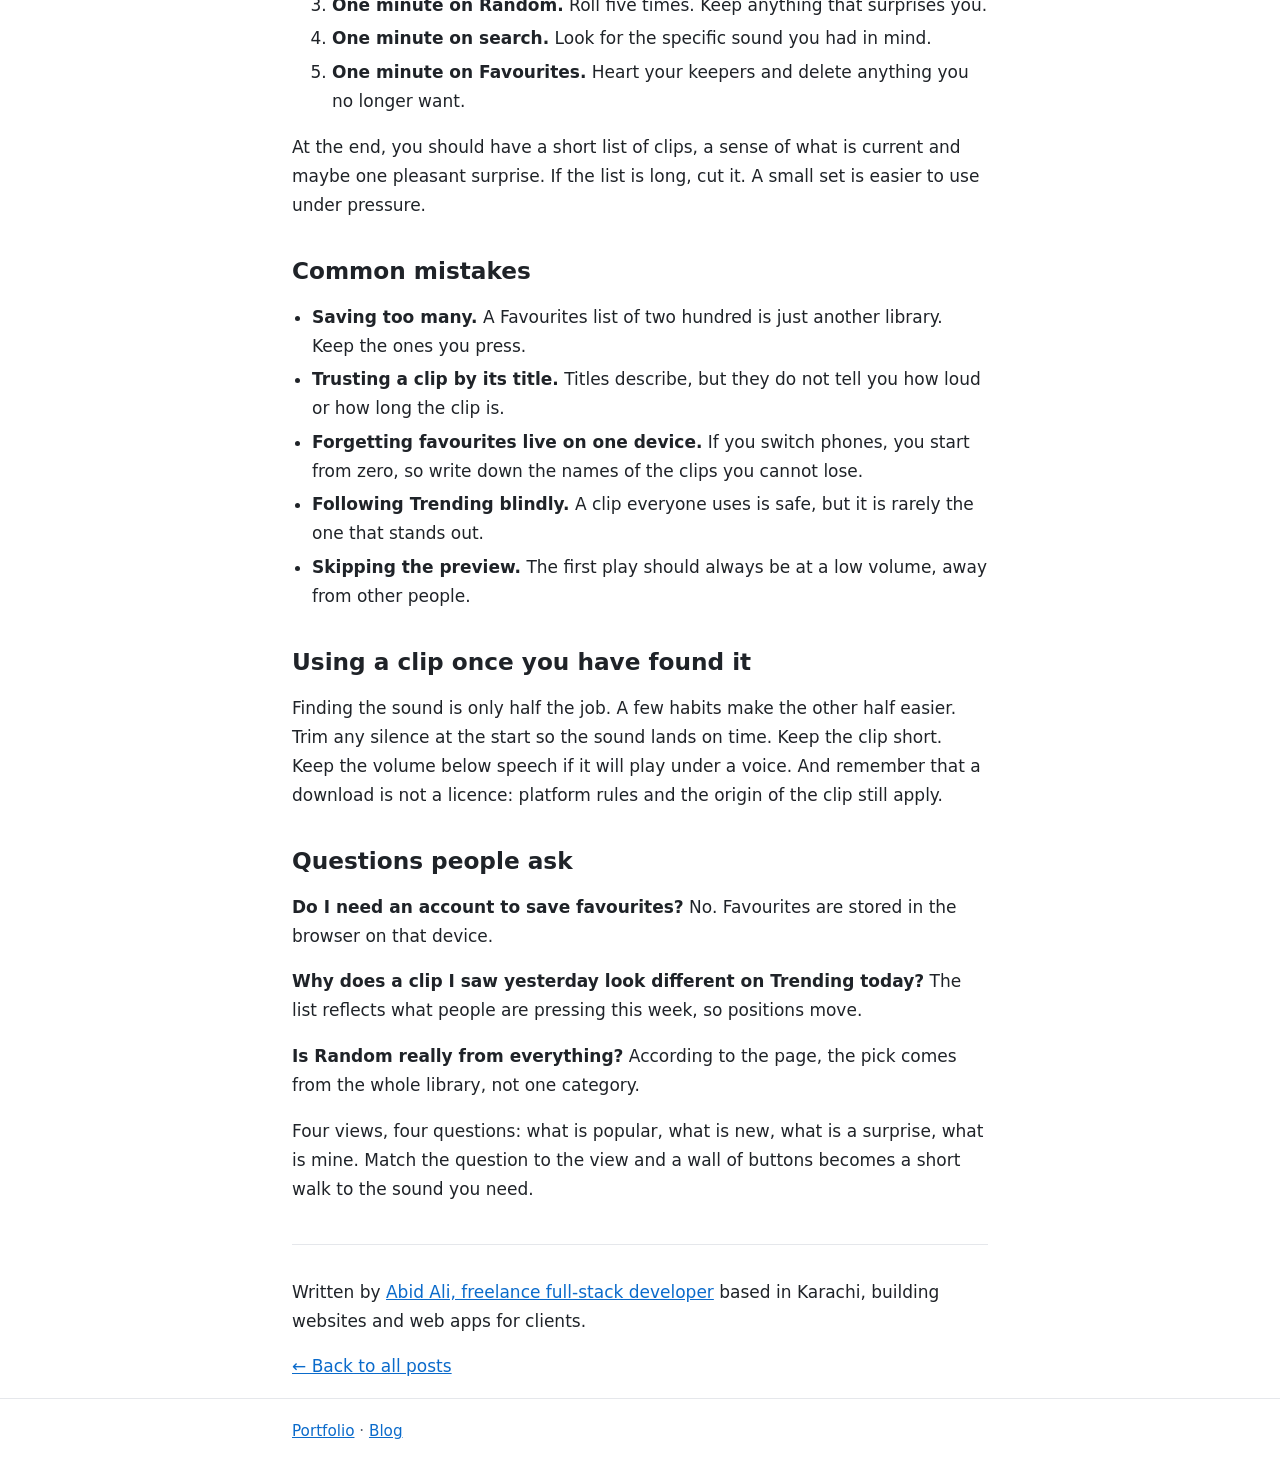
<file: blogs/read-a-soundboard-page-trending-recent-random-favourites/index.html>
<!DOCTYPE html>
<html lang="en">
<head>
  <meta charset="utf-8">
  <meta name="viewport" content="width=device-width, initial-scale=1">
  <title>How to Read a Soundboard Page in Five Minutes: Trending, Recently Added, Random and Favourites | Abid Ali</title>
  <meta name="description" content="A soundboard has four ready-made views: Trending, Recently Added, Random and Favourites. What each is for and a five-minute routine for finding the sound you need.">
  <meta name="author" content="Abid Ali">
  <link rel="canonical" href="https://abidali671.github.io/blogs/read-a-soundboard-page-trending-recent-random-favourites/">
  <meta property="og:type" content="article">
  <meta property="og:site_name" content="Abid Ali">
  <meta property="og:locale" content="en_US">
  <meta property="og:title" content="How to Read a Soundboard Page in Five Minutes: Trending, Recently Added, Random and Favourites">
  <meta property="og:description" content="A soundboard has four ready-made views: Trending, Recently Added, Random and Favourites. What each is for and a five-minute routine for finding the sound you need.">
  <meta property="og:url" content="https://abidali671.github.io/blogs/read-a-soundboard-page-trending-recent-random-favourites/">
  <meta property="og:image" content="https://abidali671.github.io/blogs/read-a-soundboard-page-trending-recent-random-favourites/cover.png">
  <meta property="og:image:width" content="1200">
  <meta property="og:image:height" content="630">
  <meta property="og:image:alt" content="How to Read a Soundboard Page in Five Minutes">
  <meta property="article:published_time" content="2026-11-23">
  <meta property="article:author" content="https://www.abid-ali.dev/">
  <meta property="article:tag" content="Soundboards">
  <meta property="article:tag" content="Meme Sounds">
  <meta property="article:tag" content="Search Tips">
  <meta property="article:tag" content="Sound Effects">
  <meta name="twitter:card" content="summary_large_image">
  <meta name="twitter:title" content="How to Read a Soundboard Page in Five Minutes: Trending, Recently Added, Random and Favourites">
  <meta name="twitter:description" content="A soundboard has four ready-made views: Trending, Recently Added, Random and Favourites. What each is for and a five-minute routine for finding the sound you need.">
  <meta name="twitter:image" content="https://abidali671.github.io/blogs/read-a-soundboard-page-trending-recent-random-favourites/cover.png">
  <meta name="twitter:image:alt" content="How to Read a Soundboard Page in Five Minutes">
  <link rel="stylesheet" href="../style.css">
  <script type="application/ld+json">
{
  "@context": "https://schema.org",
  "@type": "BlogPosting",
  "headline": "How to Read a Soundboard Page in Five Minutes: Trending, Recently Added, Random and Favourites",
  "description": "A soundboard has four ready-made views: Trending, Recently Added, Random and Favourites. What each is for and a five-minute routine for finding the sound you need.",
  "image": "https://abidali671.github.io/blogs/read-a-soundboard-page-trending-recent-random-favourites/cover.png",
  "datePublished": "2026-11-23",
  "dateModified": "2026-11-23",
  "inLanguage": "en",
  "mainEntityOfPage": {
    "@type": "WebPage",
    "@id": "https://abidali671.github.io/blogs/read-a-soundboard-page-trending-recent-random-favourites/"
  },
  "url": "https://abidali671.github.io/blogs/read-a-soundboard-page-trending-recent-random-favourites/",
  "keywords": "Soundboards, Meme Sounds, Search Tips, Sound Effects",
  "wordCount": 1147,
  "author": {
    "@type": "Person",
    "name": "Abid Ali",
    "url": "https://www.abid-ali.dev/"
  },
  "publisher": {
    "@type": "Person",
    "name": "Abid Ali",
    "url": "https://www.abid-ali.dev/"
  }
}
  </script>
</head>
<body>
  <header class="site-header">
    <nav class="wrap nav"><a class="brand" href="https://www.abid-ali.dev/">Abid Ali</a><a href="/blogs/">&larr; All posts</a></nav>
  </header>
  <main class="wrap">
    <article class="post">
      <img class="cover" src="./cover.png" alt="How to Read a Soundboard Page in Five Minutes" width="1200" height="630">
      <h1>How to Read a Soundboard Page in Five Minutes: Trending, Recently Added, Random and Favourites</h1>
      <p class="byline">By <a href="https://www.abid-ali.dev/">Abid Ali, freelance full-stack developer</a> &middot; <time datetime="2026-11-23">November 23, 2026</time></p>
      <ul class="tags" aria-label="Tags">
      <li class="tag">Soundboards</li>
      <li class="tag">Meme Sounds</li>
      <li class="tag">Search Tips</li>
      <li class="tag">Sound Effects</li>
      </ul>
      <div class="content">
<p>You open a soundboard and see a wall of buttons. Hundreds of names, a search box, a row of categories. It is easy to tap the first thing you see, laugh once and leave. It is also easy to spend ten minutes scrolling and find nothing you wanted.</p>

<p>Most browser soundboards, including Meme Tap, solve this with four ready-made views of the same library: Trending, Recently Added, Random and Favourites. Each answers a different question. This guide explains what each view is for, how to combine them, and a five-minute routine for finding the sound you need without getting lost.</p>

<h2>Why one big list is not enough</h2>

<p>A soundboard library is large because people keep adding clips. A single alphabetical list would be accurate and useless: the clip you want could be anywhere, and the clips other people are laughing at this week would be buried among thousands of old ones.</p>

<p>The four views work because they sort the same pile by four different ideas: what is popular now, what is new, what is a surprise and what is yours. Learning which idea matches your question saves most of the scrolling.</p>

<h2>Trending: what people are pressing this week</h2>

<p>The Trending page lists the sound buttons people are tapping the most this week, mixing meme buttons, funny sounds and short effects from across the board. If your question is &ldquo;what will people recognise?&rdquo;, this is the first place to look. A page of <a href="https://www.memetap.pk/trending" target="_blank" rel="noopener">popular sound effects</a> answers it directly, because recognition is the whole point of a shared joke.</p>

<p>Two cautions. First, the list changes, so a clip you saw on Monday may have moved by Friday. If you want to use one in a video, note its name rather than relying on finding it again at the same spot. Second, popular does not mean suitable. A clip that is everywhere may contain language or a tone that does not fit your audience. Always play it before you use it.</p>

<h2>Recently Added: what is new</h2>

<p>The Recently Added page shows the latest buttons added to the board, again across every category. It answers a different question: &ldquo;what do I not already know?&rdquo;. If you are tired of the same clips, this is where fresh ones appear first.</p>

<p>New clips are also the least tested. Some will be great and some will be quiet, long or oddly cut. Treat the page as a place to browse, not a recommendation list, and preview each one.</p>

<h2>Random: a roll of the dice from the whole library</h2>

<p>The Random page picks a clip from the entire library, not from a single category. You tap Roll, listen, and roll again if it is not what you want. You can play it there, download the file or open its page.</p>

<p>Random is the one view that shows you things you would never search for. It is also a good way to test how a soundboard behaves on your device, because every roll is a different clip. If you want a relaxed way to discover <a href="https://www.memetap.pk/random" target="_blank" rel="noopener">meme sounds</a> you did not know existed, a few rolls is a good start. When one makes you laugh, keep it.</p>

<h2>Favourites: the short list that is yours</h2>

<p>The Favourites page shows the sound buttons you have hearted. The hearts stay in this browser, on this device, and no account is needed. That has two practical effects: your list is private and instant, and it does not follow you to another phone or computer. If you clear the site data for that browser, the list goes with it.</p>

<p>Your saved <a href="https://www.memetap.pk/favorites" target="_blank" rel="noopener">sound buttons</a> turn a library of thousands into a small kit of the few you actually use. The habit that helps most is saving a clip the moment you decide you like it, not later. Later, you will not remember its name.</p>

<h2>Search and categories: for when you know what you want</h2>

<p>Those four views are for discovery. When you already have an idea, such as a game, a character or a feeling, the search box and the category list are faster. Categories group clips by theme: games, animals, memes, reactions and so on. A clip filed under one category may not appear under another, so if a search comes up empty, try a nearby category before deciding it does not exist.</p>

<p>Each result is its own page. From there you can play the clip, download an MP3 or copy the page link to share. Copying the link is useful when you want someone to hear the clip in their own browser rather than receive a file.</p>

<h2>A five-minute routine</h2>

<ol>
<li><strong>One minute on Trending.</strong> Play the top few. Note any that fit what you are making.</li>
<li><strong>One minute on Recently Added.</strong> Look for something fresh in the same mood.</li>
<li><strong>One minute on Random.</strong> Roll five times. Keep anything that surprises you.</li>
<li><strong>One minute on search.</strong> Look for the specific sound you had in mind.</li>
<li><strong>One minute on Favourites.</strong> Heart your keepers and delete anything you no longer want.</li>
</ol>

<p>At the end, you should have a short list of clips, a sense of what is current and maybe one pleasant surprise. If the list is long, cut it. A small set is easier to use under pressure.</p>

<h2>Common mistakes</h2>

<ul>
<li><strong>Saving too many.</strong> A Favourites list of two hundred is just another library. Keep the ones you press.</li>
<li><strong>Trusting a clip by its title.</strong> Titles describe, but they do not tell you how loud or how long the clip is.</li>
<li><strong>Forgetting favourites live on one device.</strong> If you switch phones, you start from zero, so write down the names of the clips you cannot lose.</li>
<li><strong>Following Trending blindly.</strong> A clip everyone uses is safe, but it is rarely the one that stands out.</li>
<li><strong>Skipping the preview.</strong> The first play should always be at a low volume, away from other people.</li>
</ul>

<h2>Using a clip once you have found it</h2>

<p>Finding the sound is only half the job. A few habits make the other half easier. Trim any silence at the start so the sound lands on time. Keep the clip short. Keep the volume below speech if it will play under a voice. And remember that a download is not a licence: platform rules and the origin of the clip still apply.</p>

<h2>Questions people ask</h2>

<p><strong>Do I need an account to save favourites?</strong> No. Favourites are stored in the browser on that device.</p>

<p><strong>Why does a clip I saw yesterday look different on Trending today?</strong> The list reflects what people are pressing this week, so positions move.</p>

<p><strong>Is Random really from everything?</strong> According to the page, the pick comes from the whole library, not one category.</p>

<p>Four views, four questions: what is popular, what is new, what is a surprise, what is mine. Match the question to the view and a wall of buttons becomes a short walk to the sound you need.</p>
      </div>
      <footer class="post-footer">
        <p class="author-note">Written by <a href="https://www.abid-ali.dev/">Abid Ali, freelance full-stack developer</a> based in Karachi, building websites and web apps for clients.</p>
        <p><a href="/blogs/">&larr; Back to all posts</a></p>
      </footer>
    </article>
  </main>
  <footer class="site-footer"><div class="wrap"><a href="https://www.abid-ali.dev/">Portfolio</a> &middot; <a href="/blogs/">Blog</a></div></footer>
</body>
</html>
</file>
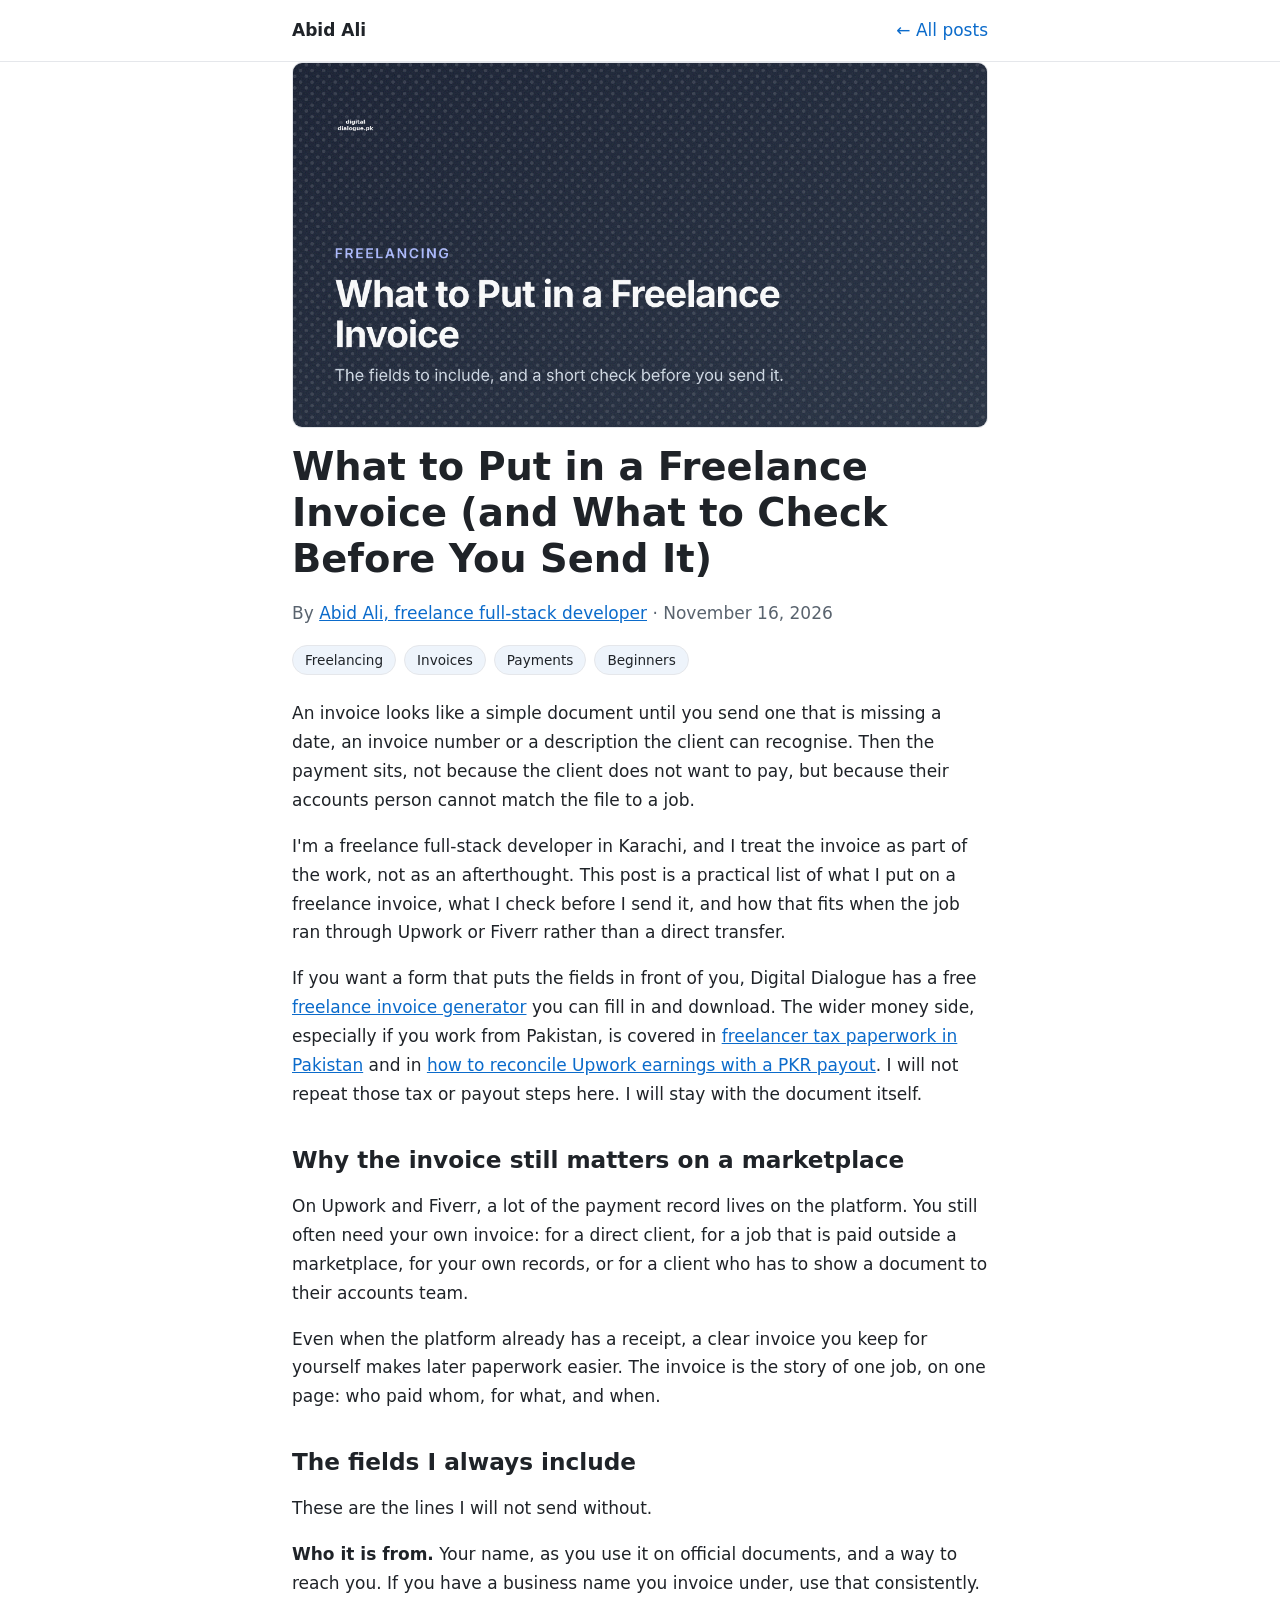
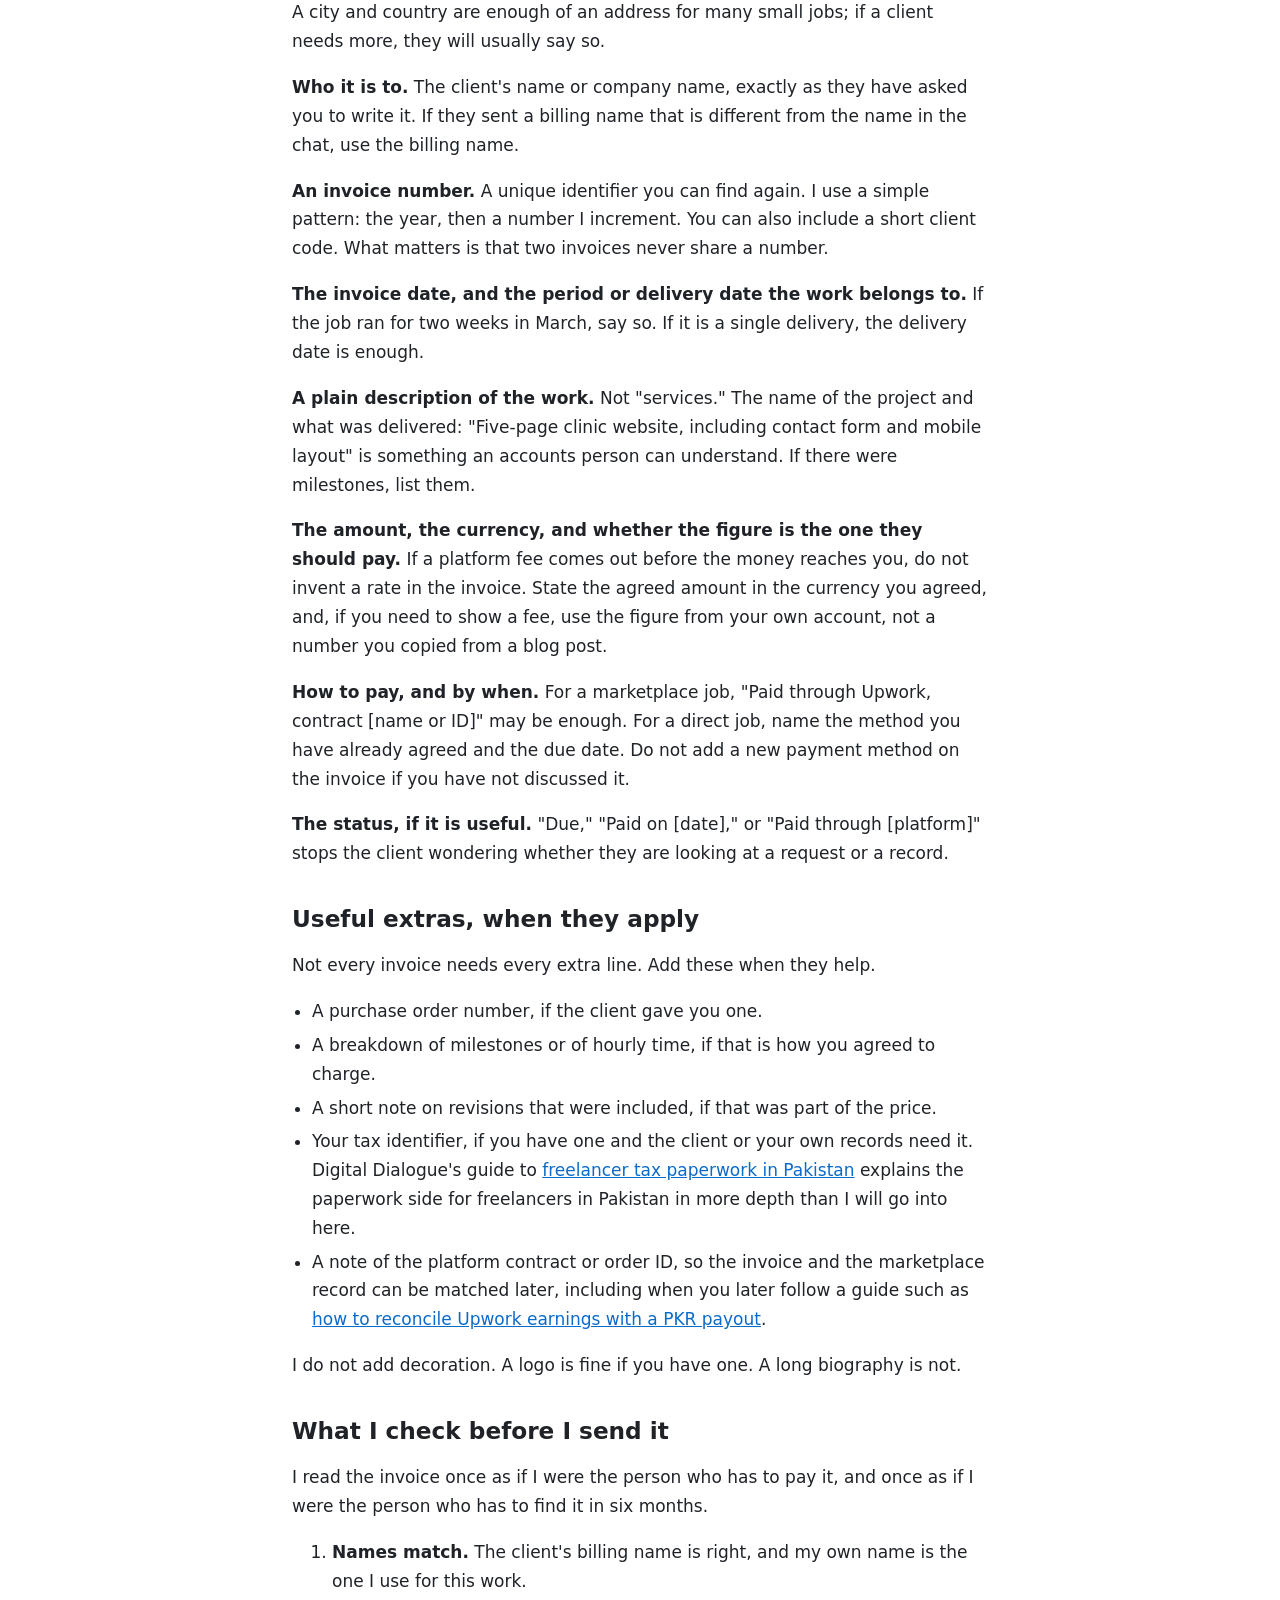
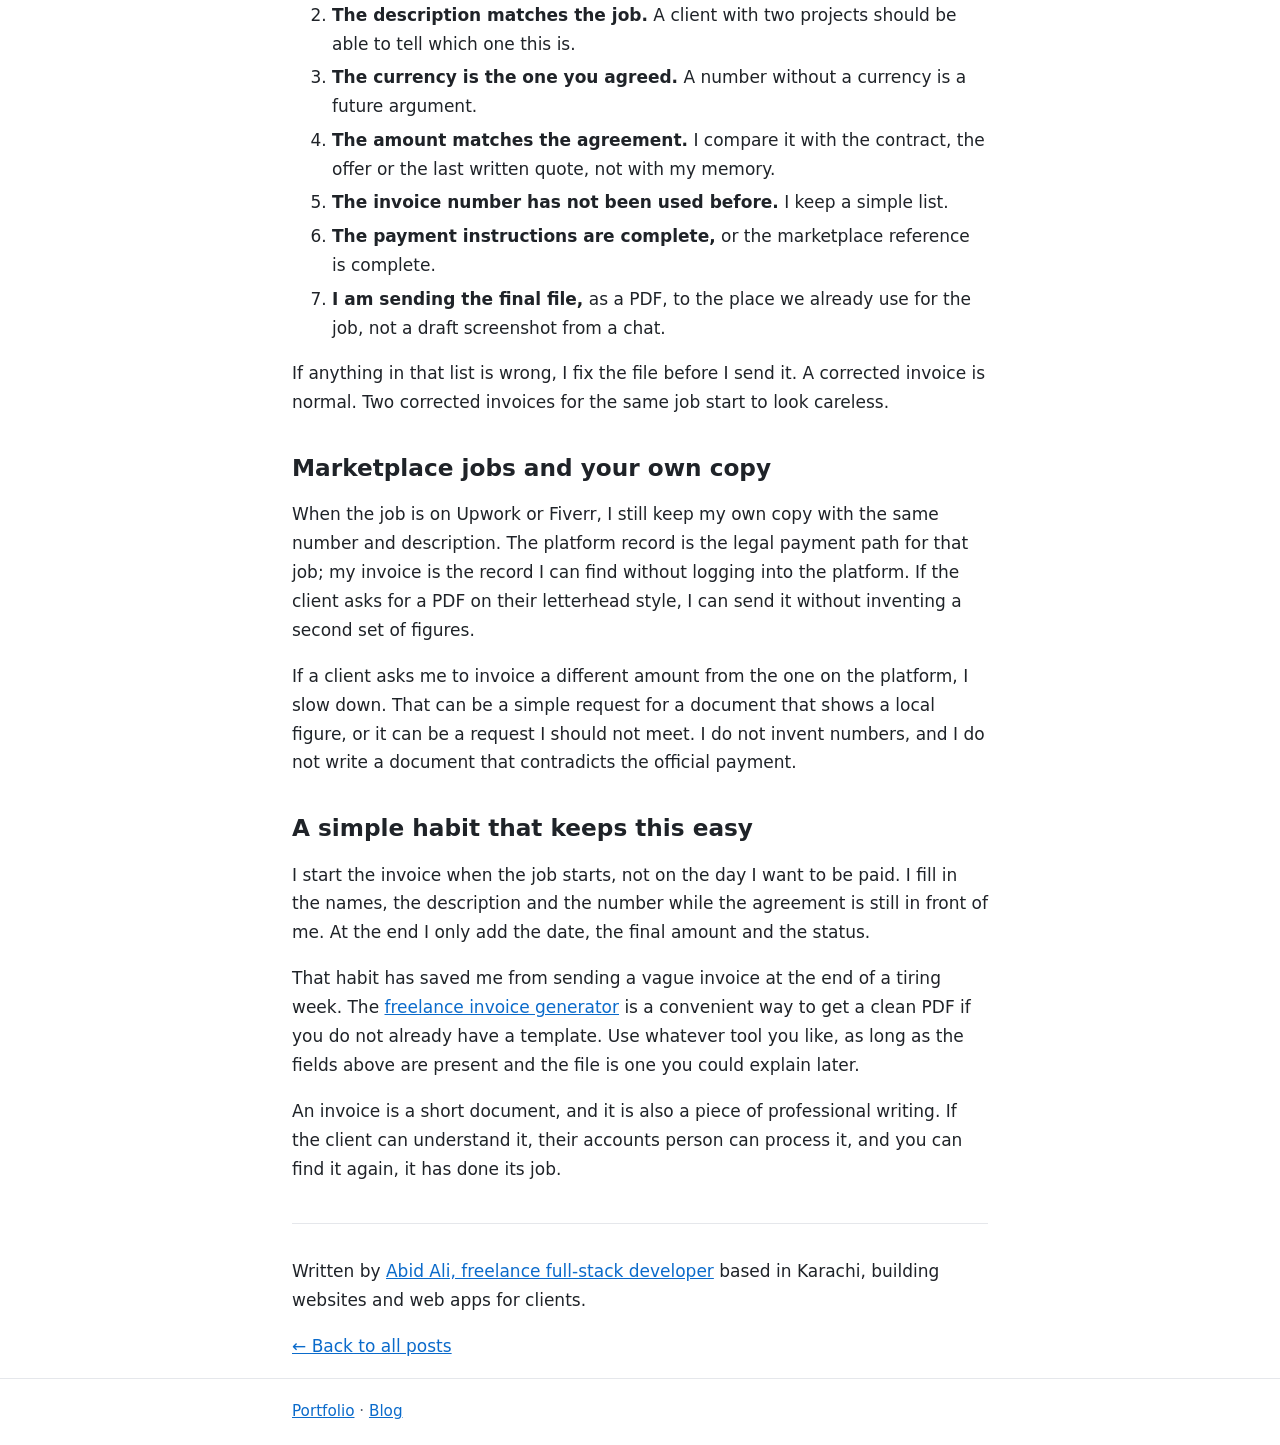
<file: blogs/what-to-put-in-a-freelance-invoice/index.html>
<!DOCTYPE html>
<html lang="en">
<head>
  <meta charset="utf-8">
  <meta name="viewport" content="width=device-width, initial-scale=1">
  <title>What to Put in a Freelance Invoice (and What to Check Before You Send It) | Abid Ali</title>
  <meta name="description" content="A practical list of what to put on a freelance invoice, what to check before you send it, and how to keep a clear record for marketplace and direct jobs.">
  <meta name="author" content="Abid Ali">
  <link rel="canonical" href="https://abidali671.github.io/blogs/what-to-put-in-a-freelance-invoice/">
  <meta property="og:type" content="article">
  <meta property="og:site_name" content="Abid Ali">
  <meta property="og:locale" content="en_US">
  <meta property="og:title" content="What to Put in a Freelance Invoice (and What to Check Before You Send It)">
  <meta property="og:description" content="A practical list of what to put on a freelance invoice, what to check before you send it, and how to keep a clear record for marketplace and direct jobs.">
  <meta property="og:url" content="https://abidali671.github.io/blogs/what-to-put-in-a-freelance-invoice/">
  <meta property="og:image" content="https://abidali671.github.io/blogs/what-to-put-in-a-freelance-invoice/cover.png">
  <meta property="og:image:width" content="1200">
  <meta property="og:image:height" content="630">
  <meta property="og:image:alt" content="What to Put in a Freelance Invoice">
  <meta property="article:published_time" content="2026-11-16">
  <meta property="article:author" content="https://www.abid-ali.dev/">
  <meta property="article:tag" content="Freelancing">
  <meta property="article:tag" content="Invoices">
  <meta property="article:tag" content="Payments">
  <meta property="article:tag" content="Beginners">
  <meta name="twitter:card" content="summary_large_image">
  <meta name="twitter:title" content="What to Put in a Freelance Invoice (and What to Check Before You Send It)">
  <meta name="twitter:description" content="A practical list of what to put on a freelance invoice, what to check before you send it, and how to keep a clear record for marketplace and direct jobs.">
  <meta name="twitter:image" content="https://abidali671.github.io/blogs/what-to-put-in-a-freelance-invoice/cover.png">
  <meta name="twitter:image:alt" content="What to Put in a Freelance Invoice">
  <link rel="stylesheet" href="../style.css">
  <script type="application/ld+json">
{
  "@context": "https://schema.org",
  "@type": "BlogPosting",
  "headline": "What to Put in a Freelance Invoice (and What to Check Before You Send It)",
  "description": "A practical list of what to put on a freelance invoice, what to check before you send it, and how to keep a clear record for marketplace and direct jobs.",
  "image": "https://abidali671.github.io/blogs/what-to-put-in-a-freelance-invoice/cover.png",
  "datePublished": "2026-11-16",
  "dateModified": "2026-11-16",
  "inLanguage": "en",
  "mainEntityOfPage": {
    "@type": "WebPage",
    "@id": "https://abidali671.github.io/blogs/what-to-put-in-a-freelance-invoice/"
  },
  "url": "https://abidali671.github.io/blogs/what-to-put-in-a-freelance-invoice/",
  "keywords": "Freelancing, Invoices, Payments, Beginners",
  "wordCount": 1286,
  "author": {
    "@type": "Person",
    "name": "Abid Ali",
    "url": "https://www.abid-ali.dev/"
  },
  "publisher": {
    "@type": "Person",
    "name": "Abid Ali",
    "url": "https://www.abid-ali.dev/"
  }
}
  </script>
</head>
<body>
  <header class="site-header">
    <nav class="wrap nav"><a class="brand" href="https://www.abid-ali.dev/">Abid Ali</a><a href="/blogs/">&larr; All posts</a></nav>
  </header>
  <main class="wrap">
    <article class="post">
      <img class="cover" src="./cover.png" alt="What to Put in a Freelance Invoice" width="1200" height="630">
      <h1>What to Put in a Freelance Invoice (and What to Check Before You Send It)</h1>
      <p class="byline">By <a href="https://www.abid-ali.dev/">Abid Ali, freelance full-stack developer</a> &middot; <time datetime="2026-11-16">November 16, 2026</time></p>
      <ul class="tags" aria-label="Tags">
      <li class="tag">Freelancing</li>
      <li class="tag">Invoices</li>
      <li class="tag">Payments</li>
      <li class="tag">Beginners</li>
      </ul>
      <div class="content">
<p>An invoice looks like a simple document until you send one that is missing a date, an invoice number or a description the client can recognise. Then the payment sits, not because the client does not want to pay, but because their accounts person cannot match the file to a job.</p>
<p>I'm a freelance full-stack developer in Karachi, and I treat the invoice as part of the work, not as an afterthought. This post is a practical list of what I put on a freelance invoice, what I check before I send it, and how that fits when the job ran through Upwork or Fiverr rather than a direct transfer.</p>
<p>If you want a form that puts the fields in front of you, Digital Dialogue has a free <a href="https://www.digitaldialogue.pk/tools/freelance-invoice-generator" target="_blank" rel="noopener">freelance invoice generator</a> you can fill in and download. The wider money side, especially if you work from Pakistan, is covered in <a href="https://www.digitaldialogue.pk/blogs/freelancing/freelancer-tax-paperwork-pakistan" target="_blank" rel="noopener">freelancer tax paperwork in Pakistan</a> and in <a href="https://www.digitaldialogue.pk/blogs/freelancing/reconcile-upwork-earnings-pkr-payout" target="_blank" rel="noopener">how to reconcile Upwork earnings with a PKR payout</a>. I will not repeat those tax or payout steps here. I will stay with the document itself.</p>
<h2>Why the invoice still matters on a marketplace</h2>
<p>On Upwork and Fiverr, a lot of the payment record lives on the platform. You still often need your own invoice: for a direct client, for a job that is paid outside a marketplace, for your own records, or for a client who has to show a document to their accounts team.</p>
<p>Even when the platform already has a receipt, a clear invoice you keep for yourself makes later paperwork easier. The invoice is the story of one job, on one page: who paid whom, for what, and when.</p>
<h2>The fields I always include</h2>
<p>These are the lines I will not send without.</p>
<p><strong>Who it is from.</strong> Your name, as you use it on official documents, and a way to reach you. If you have a business name you invoice under, use that consistently. A city and country are enough of an address for many small jobs; if a client needs more, they will usually say so.</p>
<p><strong>Who it is to.</strong> The client's name or company name, exactly as they have asked you to write it. If they sent a billing name that is different from the name in the chat, use the billing name.</p>
<p><strong>An invoice number.</strong> A unique identifier you can find again. I use a simple pattern: the year, then a number I increment. You can also include a short client code. What matters is that two invoices never share a number.</p>
<p><strong>The invoice date, and the period or delivery date the work belongs to.</strong> If the job ran for two weeks in March, say so. If it is a single delivery, the delivery date is enough.</p>
<p><strong>A plain description of the work.</strong> Not "services." The name of the project and what was delivered: "Five-page clinic website, including contact form and mobile layout" is something an accounts person can understand. If there were milestones, list them.</p>
<p><strong>The amount, the currency, and whether the figure is the one they should pay.</strong> If a platform fee comes out before the money reaches you, do not invent a rate in the invoice. State the agreed amount in the currency you agreed, and, if you need to show a fee, use the figure from your own account, not a number you copied from a blog post.</p>
<p><strong>How to pay, and by when.</strong> For a marketplace job, "Paid through Upwork, contract [name or ID]" may be enough. For a direct job, name the method you have already agreed and the due date. Do not add a new payment method on the invoice if you have not discussed it.</p>
<p><strong>The status, if it is useful.</strong> "Due," "Paid on [date]," or "Paid through [platform]" stops the client wondering whether they are looking at a request or a record.</p>
<h2>Useful extras, when they apply</h2>
<p>Not every invoice needs every extra line. Add these when they help.</p>
<ul>
<li>A purchase order number, if the client gave you one.</li>
<li>A breakdown of milestones or of hourly time, if that is how you agreed to charge.</li>
<li>A short note on revisions that were included, if that was part of the price.</li>
<li>Your tax identifier, if you have one and the client or your own records need it. Digital Dialogue's guide to <a href="https://www.digitaldialogue.pk/blogs/freelancing/freelancer-tax-paperwork-pakistan" target="_blank" rel="noopener">freelancer tax paperwork in Pakistan</a> explains the paperwork side for freelancers in Pakistan in more depth than I will go into here.</li>
<li>A note of the platform contract or order ID, so the invoice and the marketplace record can be matched later, including when you later follow a guide such as <a href="https://www.digitaldialogue.pk/blogs/freelancing/reconcile-upwork-earnings-pkr-payout" target="_blank" rel="noopener">how to reconcile Upwork earnings with a PKR payout</a>.</li>
</ul>
<p>I do not add decoration. A logo is fine if you have one. A long biography is not.</p>
<h2>What I check before I send it</h2>
<p>I read the invoice once as if I were the person who has to pay it, and once as if I were the person who has to find it in six months.</p>
<ol>
<li><strong>Names match.</strong> The client's billing name is right, and my own name is the one I use for this work.</li>
<li><strong>The description matches the job.</strong> A client with two projects should be able to tell which one this is.</li>
<li><strong>The currency is the one you agreed.</strong> A number without a currency is a future argument.</li>
<li><strong>The amount matches the agreement.</strong> I compare it with the contract, the offer or the last written quote, not with my memory.</li>
<li><strong>The invoice number has not been used before.</strong> I keep a simple list.</li>
<li><strong>The payment instructions are complete,</strong> or the marketplace reference is complete.</li>
<li><strong>I am sending the final file,</strong> as a PDF, to the place we already use for the job, not a draft screenshot from a chat.</li>
</ol>
<p>If anything in that list is wrong, I fix the file before I send it. A corrected invoice is normal. Two corrected invoices for the same job start to look careless.</p>
<h2>Marketplace jobs and your own copy</h2>
<p>When the job is on Upwork or Fiverr, I still keep my own copy with the same number and description. The platform record is the legal payment path for that job; my invoice is the record I can find without logging into the platform. If the client asks for a PDF on their letterhead style, I can send it without inventing a second set of figures.</p>
<p>If a client asks me to invoice a different amount from the one on the platform, I slow down. That can be a simple request for a document that shows a local figure, or it can be a request I should not meet. I do not invent numbers, and I do not write a document that contradicts the official payment.</p>
<h2>A simple habit that keeps this easy</h2>
<p>I start the invoice when the job starts, not on the day I want to be paid. I fill in the names, the description and the number while the agreement is still in front of me. At the end I only add the date, the final amount and the status.</p>
<p>That habit has saved me from sending a vague invoice at the end of a tiring week. The <a href="https://www.digitaldialogue.pk/tools/freelance-invoice-generator" target="_blank" rel="noopener">freelance invoice generator</a> is a convenient way to get a clean PDF if you do not already have a template. Use whatever tool you like, as long as the fields above are present and the file is one you could explain later.</p>
<p>An invoice is a short document, and it is also a piece of professional writing. If the client can understand it, their accounts person can process it, and you can find it again, it has done its job.</p>
      </div>
      <footer class="post-footer">
        <p class="author-note">Written by <a href="https://www.abid-ali.dev/">Abid Ali, freelance full-stack developer</a> based in Karachi, building websites and web apps for clients.</p>
        <p><a href="/blogs/">&larr; Back to all posts</a></p>
      </footer>
    </article>
  </main>
  <footer class="site-footer"><div class="wrap"><a href="https://www.abid-ali.dev/">Portfolio</a> &middot; <a href="/blogs/">Blog</a></div></footer>
</body>
</html>
</file>
<file: blogs/style.css>
:root{--fg:#1f2328;--muted:#59636e;--bg:#fff;--accent:#0b6bcb;--line:#e5e7eb;--chip:#eef4fb}
@media (prefers-color-scheme:dark){:root{--fg:#e6edf3;--muted:#9da7b3;--bg:#0d1117;--accent:#58a6ff;--line:#30363d;--chip:#16233a}}
*{box-sizing:border-box}
html{-webkit-text-size-adjust:100%}
body{margin:0;font-family:system-ui,-apple-system,"Segoe UI",Roboto,"Helvetica Neue",Arial,sans-serif;font-size:1.0625rem;line-height:1.7;color:var(--fg);background:var(--bg)}
a{color:var(--accent)}
a:hover{text-decoration-thickness:2px}
.wrap{max-width:46rem;margin:0 auto;padding:0 1.25rem}
.site-header{border-bottom:1px solid var(--line)}
.nav{display:flex;justify-content:space-between;align-items:center;padding-top:1rem;padding-bottom:1rem}
.nav a{text-decoration:none}
.brand{font-weight:700;color:var(--fg)}
main{padding-top:2rem;padding-bottom:3rem}
h1{font-size:clamp(1.75rem,4.5vw,2.4rem);line-height:1.2;margin:.5rem 0 .75rem}
h2{font-size:1.45rem;line-height:1.3;margin:2.25rem 0 .5rem}
h3{font-size:1.15rem;margin:1.5rem 0 .4rem}
img{max-width:100%;height:auto}
.cover{display:block;width:100%;border-radius:10px;border:1px solid var(--line);margin-bottom:1rem;background:var(--chip)}
.byline,.meta,.lead{color:var(--muted)}
.tags{list-style:none;display:flex;flex-wrap:wrap;gap:.5rem;padding:0;margin:0 0 1.5rem}
.tag{background:var(--chip);color:var(--fg);border:1px solid var(--line);border-radius:999px;padding:.15rem .75rem;font-size:.85rem}
.content ul{padding-left:1.25rem}
.content li{margin:.3rem 0}
.content em{display:block;border-left:3px solid var(--accent);padding-left:1rem}
.post-footer{border-top:1px solid var(--line);margin-top:2.5rem;padding-top:1rem}
.post-list{list-style:none;padding:0;margin:0}
.post-card{border:1px solid var(--line);border-radius:12px;padding:1rem;margin:1.25rem 0}
.post-card img{display:block;width:100%;border-radius:8px;background:var(--chip)}
.post-card h2{margin:.9rem 0 .25rem;font-size:1.3rem}
.card-link{text-decoration:none;color:var(--fg)}
.card-link:hover h2{color:var(--accent)}
.post-card p{margin:.4rem 0}
.site-footer{border-top:1px solid var(--line);padding:1.25rem 0;color:var(--muted);font-size:.95rem}
@media (max-width:480px){body{font-size:1rem}.wrap{padding:0 1rem}}
</file>
